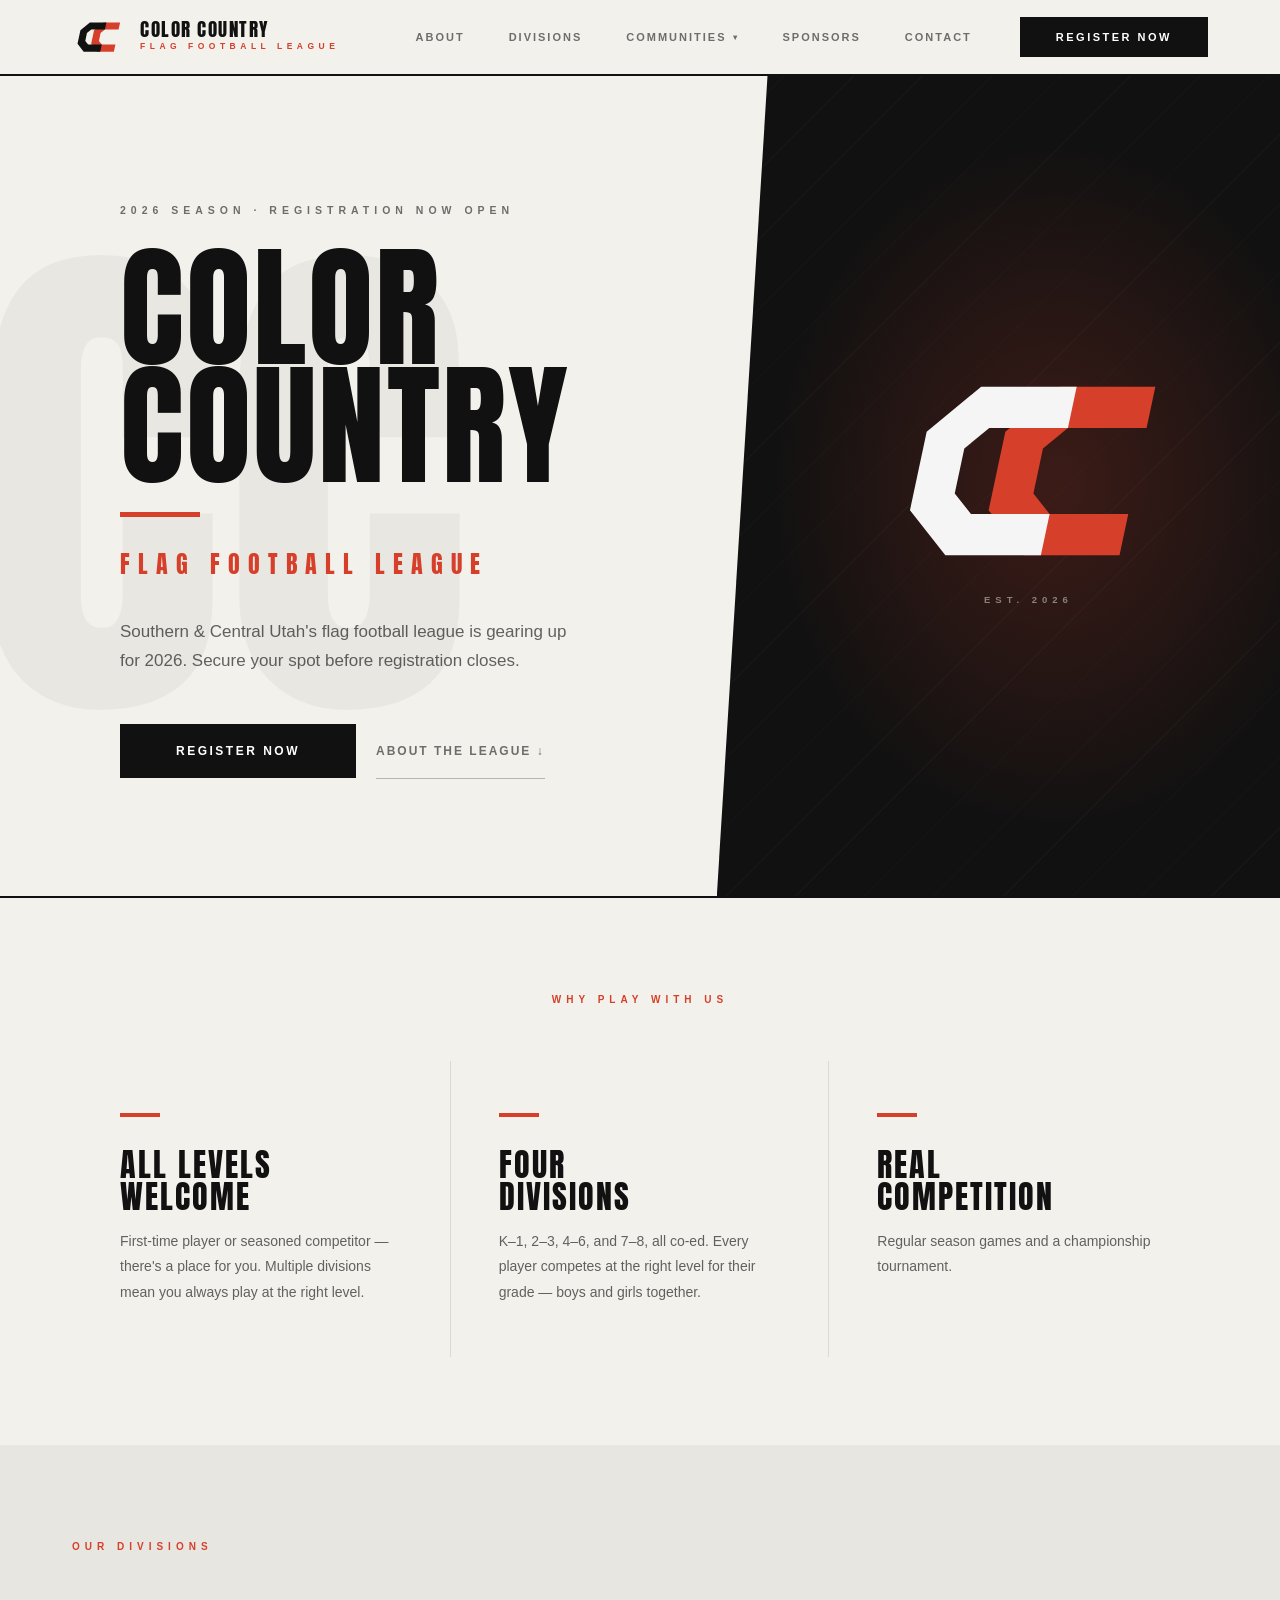
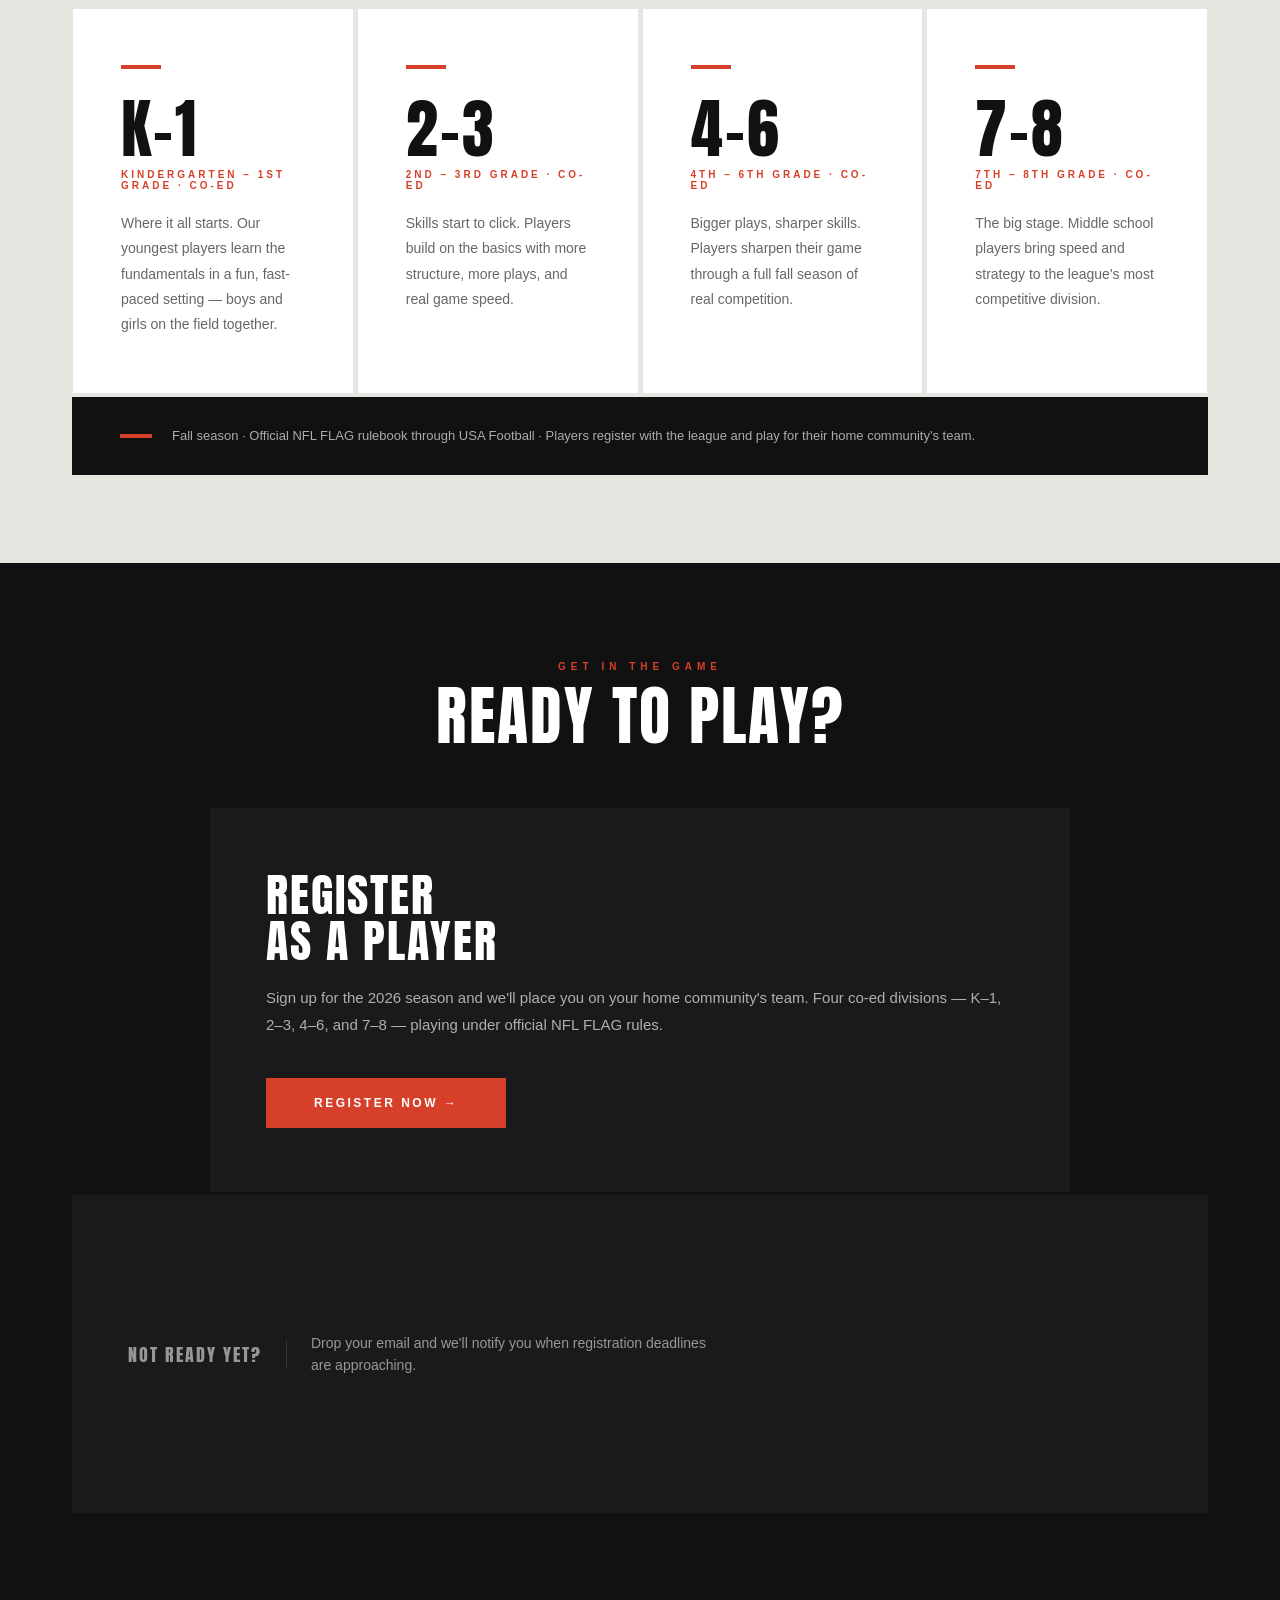
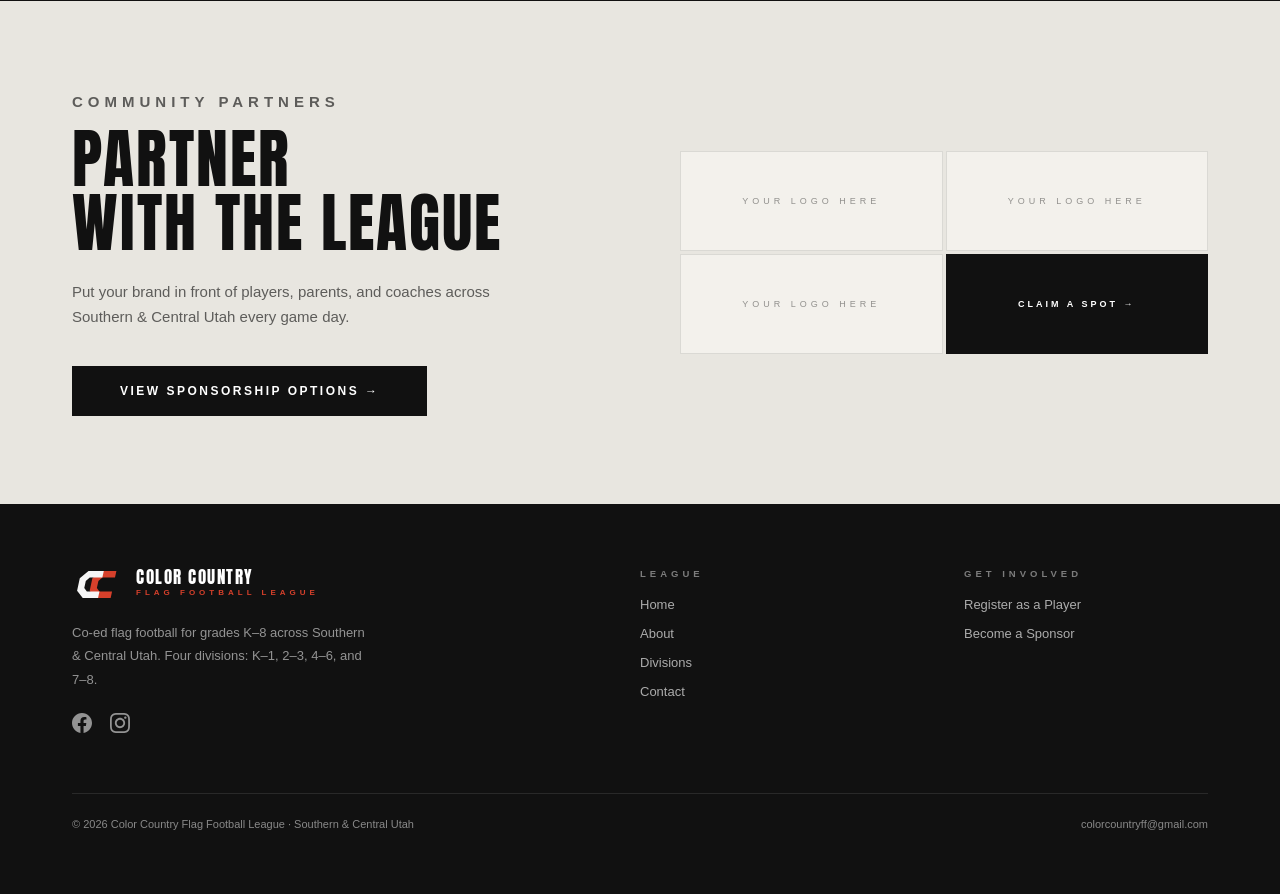
<file: index.html>
<!DOCTYPE html>
<html lang="en">
<head>
<meta charset="utf-8">
<meta name="viewport" content="width=device-width, initial-scale=1">
<title>Color Country Flag Football League | Youth Flag Football in Southern &amp; Central Utah</title>
<meta name="description" content="Color Country Flag Football League — co-ed youth flag football for grades K–8 across Southern &amp; Central Utah. Four divisions: K–1, 2–3, 4–6, and 7–8. Registration for the 2026 season is now open.">
<meta property="og:type" content="website">
<meta property="og:site_name" content="Color Country Flag Football League">
<meta property="og:title" content="Color Country Flag Football League">
<meta property="og:description" content="Co-ed youth flag football for grades K–8 across Southern &amp; Central Utah. Registration for the 2026 season is now open.">
<meta property="og:image" content="https://lanemecham-ai.github.io/color-country-flag-football/favicon-512.png">
<link rel="icon" href="favicon.ico" sizes="48x48">
<link rel="icon" href="favicon.svg" type="image/svg+xml">
<link rel="apple-touch-icon" href="apple-touch-icon.png">
<link rel="preconnect" href="https://fonts.googleapis.com">
<link rel="preconnect" href="https://fonts.gstatic.com" crossorigin>
<link href="https://fonts.googleapis.com/css2?family=Anton&display=swap" rel="stylesheet">
<link rel="stylesheet" href="styles.css">
</head>
<body>

<a class="skip-link" href="#main">Skip to main content</a>

<header class="site-nav">
  <a class="brand" href="index.html" aria-label="Color Country Flag Football League — home">
    <svg class="brand-mark" viewBox="0 0 320 220" aria-hidden="true" focusable="false"><g transform="translate(62 20) skewX(-12)"><path transform="translate(84 0)" fill="#D6402B" d="M150 0 H48 L0 48 V132 L48 180 H150 V136 H66 L44 114 V66 L66 44 H150 Z"/><path fill="#111" d="M150 0 H48 L0 48 V132 L48 180 H150 V136 H66 L44 114 V66 L66 44 H150 Z"/></g></svg>
    <div>
      <div class="brand-name">Color Country</div>
      <div class="brand-tag">Flag Football League</div>
    </div>
  </a>
  <div class="nav-spacer"></div>
  <button class="nav-toggle" aria-expanded="false" aria-controls="site-menu">
    <span class="visually-hidden">Menu</span>
    <span class="nav-toggle-bars" aria-hidden="true"></span>
  </button>
  <nav id="site-menu" class="nav-menu" aria-label="Main">
    <a href="#about">About</a>
    <a href="#divisions">Divisions</a>
    <div class="nav-drop">
      <button class="nav-drop-toggle" type="button" aria-expanded="false" aria-controls="communities-menu">Communities <span class="nav-drop-caret" aria-hidden="true">▾</span></button>
      <div class="nav-drop-menu" id="communities-menu">
        <a href="wayne.html">Wayne</a>
        <a href="piute.html">Piute</a>
        <a href="milford.html">Milford</a>
        <a href="escalante.html">Escalante</a>
        <a href="bryce-valley.html">Bryce Valley</a>
        <a href="valley.html">Valley</a>
        <a href="panguitch.html">Panguitch</a>
        <a href="water-canyon.html">Water Canyon</a>
      </div>
    </div>
    <a href="sponsors.html">Sponsors</a>
    <a href="contact.html">Contact</a>
    <a class="btn btn-dark" href="register.html">Register Now</a>
  </nav>
</header>

<main id="main">

  <!-- HERO -->
  <section class="hero">
    <div class="hero-copy">
      <div class="hero-watermark" aria-hidden="true">CC</div>
      <div class="hero-inner">
        <p class="hero-eyebrow">2026 Season · Registration Now Open</p>
        <h1 class="display hero-title">Color<br>Country</h1>
        <div class="hero-rule" aria-hidden="true"></div>
        <p class="hero-sub">Flag Football League</p>
        <p class="hero-lede">Southern &amp; Central Utah's flag football league is gearing up for 2026. Secure your spot before registration closes.</p>
        <div class="hero-actions">
          <a class="btn btn-dark" href="register.html">Register Now</a>
          <a class="hero-secondary" href="#about">About the League ↓</a>
        </div>
      </div>
    </div>
    <div class="hero-panel" aria-hidden="true">
      <div class="hero-panel-lines"></div>
      <div class="hero-panel-glow"></div>
      <div class="hero-panel-inner">
        <svg width="300" height="206" viewBox="0 0 320 220"><g transform="translate(62 20) skewX(-12)"><path transform="translate(84 0)" fill="#D6402B" d="M150 0 H48 L0 48 V132 L48 180 H150 V136 H66 L44 114 V66 L66 44 H150 Z"/><path fill="#F5F5F5" d="M150 0 H48 L0 48 V132 L48 180 H150 V136 H66 L44 114 V66 L66 44 H150 Z"/></g></svg>
        <div class="hero-panel-est">Est. 2026</div>
      </div>
    </div>
  </section>

  <!-- WHY JOIN / ABOUT -->
  <section id="about" class="section section-cream section-rule">
    <h2 class="kicker section-label center">Why Play With Us</h2>
    <div class="feature-grid">
      <div class="feature">
        <div class="accent-bar" aria-hidden="true"></div>
        <h3>All Levels<br>Welcome</h3>
        <p>First-time player or seasoned competitor — there's a place for you. Multiple divisions mean you always play at the right level.</p>
      </div>
      <div class="feature">
        <div class="accent-bar" aria-hidden="true"></div>
        <h3>Four<br>Divisions</h3>
        <p>K–1, 2–3, 4–6, and 7–8, all co-ed. Every player competes at the right level for their grade — boys and girls together.</p>
      </div>
      <div class="feature">
        <div class="accent-bar" aria-hidden="true"></div>
        <h3>Real<br>Competition</h3>
        <p>Regular season games and a championship tournament.</p>
      </div>
    </div>
  </section>

  <!-- DIVISIONS -->
  <section id="divisions" class="section section-band">
    <h2 class="kicker section-label">Our Divisions</h2>
    <div class="division-grid">
      <div class="division-card">
        <div class="accent-bar" aria-hidden="true"></div>
        <h3 class="division-grade">K–1</h3>
        <div class="division-meta">Kindergarten – 1st Grade · Co-Ed</div>
        <p>Where it all starts. Our youngest players learn the fundamentals in a fun, fast-paced setting — boys and girls on the field together.</p>
      </div>
      <div class="division-card">
        <div class="accent-bar" aria-hidden="true"></div>
        <h3 class="division-grade">2–3</h3>
        <div class="division-meta">2nd – 3rd Grade · Co-Ed</div>
        <p>Skills start to click. Players build on the basics with more structure, more plays, and real game speed.</p>
      </div>
      <div class="division-card">
        <div class="accent-bar" aria-hidden="true"></div>
        <h3 class="division-grade">4–6</h3>
        <div class="division-meta">4th – 6th Grade · Co-Ed</div>
        <p>Bigger plays, sharper skills. Players sharpen their game through a full fall season of real competition.</p>
      </div>
      <div class="division-card">
        <div class="accent-bar" aria-hidden="true"></div>
        <h3 class="division-grade">7–8</h3>
        <div class="division-meta">7th – 8th Grade · Co-Ed</div>
        <p>The big stage. Middle school players bring speed and strategy to the league's most competitive division.</p>
      </div>
    </div>
    <div class="division-note">
      <div class="accent-bar" aria-hidden="true"></div>
      <span>Fall season · Official NFL FLAG rulebook through USA Football · Players register with the league and play for their home community's team.</span>
    </div>
  </section>

  <!-- REGISTRATION PATHS -->
  <section class="section section-dark">
    <p class="kicker section-kicker-center" style="text-align:center">Get In The Game</p>
    <h2 class="display section-title-dark">Ready To Play?</h2>
    <div class="option-single">
      <div class="option-card">
        <h3>Register<br>as a Player</h3>
        <p>Sign up for the 2026 season and we'll place you on your home community's team. Four co-ed divisions — K–1, 2–3, 4–6, and 7–8 — playing under official NFL FLAG rules.</p>
        <a class="btn btn-red" href="register.html">Register Now →</a>
      </div>
    </div>
    <div class="notify-bar">
      <div class="notify-title">Not ready yet?</div>
      <div class="notify-divider" aria-hidden="true"></div>
      <div class="notify-copy">Drop your email and we'll notify you when registration deadlines are approaching.</div>
      <div class="notify-form-wrap">
        <!-- SITE OWNER: Embedded JotForm "Stay Updated" form (ID 261872411626154).
             To point at a different JotForm, replace the ID in the iframe id/src and in the
             jotformEmbedHandler call at the bottom of this file. -->
        <iframe
          id="JotFormIFrame-261872411626154"
          title="Stay Updated email signup form"
          src="https://form.jotform.com/261872411626154"
          allow="geolocation; microphone; camera; fullscreen; payment"
          frameborder="0"
          style="min-width:100%;max-width:100%;height:250px;border:none;"
          scrolling="no"
        ></iframe>
      </div>
    </div>
  </section>

  <!-- SPONSORS TEASER -->
  <section class="section section-band">
    <div class="teaser">
      <div class="teaser-copy">
        <p class="kicker">Community Partners</p>
        <h2 class="display teaser-title">Partner<br>With the League</h2>
        <p>Put your brand in front of players, parents, and coaches across Southern &amp; Central Utah every game day.</p>
        <a class="btn btn-dark" href="sponsors.html">View Sponsorship Options →</a>
      </div>
      <div class="teaser-slots">
        <div class="teaser-slot"><span>Your Logo Here</span></div>
        <div class="teaser-slot"><span>Your Logo Here</span></div>
        <div class="teaser-slot"><span>Your Logo Here</span></div>
        <div class="teaser-slot teaser-slot-dark"><a href="sponsors.html">Claim a Spot →</a></div>
      </div>
    </div>
  </section>

</main>

<!-- FOOTER -->
<footer class="site-footer">
  <div class="footer-cols">
    <div class="footer-brand">
      <div class="footer-brand-row">
        <svg class="footer-brand-mark" viewBox="0 0 320 220" aria-hidden="true" focusable="false"><g transform="translate(62 20) skewX(-12)"><path transform="translate(84 0)" fill="#D6402B" d="M150 0 H48 L0 48 V132 L48 180 H150 V136 H66 L44 114 V66 L66 44 H150 Z"/><path fill="#F5F5F5" d="M150 0 H48 L0 48 V132 L48 180 H150 V136 H66 L44 114 V66 L66 44 H150 Z"/></g></svg>
        <div>
          <div class="footer-brand-name">Color Country</div>
          <div class="footer-brand-tag">Flag Football League</div>
        </div>
      </div>
      <p>Co-ed flag football for grades K–8 across Southern &amp; Central Utah. Four divisions: K–1, 2–3, 4–6, and 7–8.</p>
      <div class="footer-social">
        <a href="https://www.facebook.com/profile.php?id=61591406416175" target="_blank" rel="noopener" aria-label="Color Country Flag Football on Facebook">
          <svg viewBox="0 0 24 24" aria-hidden="true" focusable="false"><path d="M24 12.073c0-6.627-5.373-12-12-12s-12 5.373-12 12c0 5.99 4.388 10.954 10.125 11.854v-8.385H7.078v-3.47h3.047V9.43c0-3.007 1.792-4.669 4.533-4.669 1.312 0 2.686.235 2.686.235v2.953H15.83c-1.491 0-1.956.925-1.956 1.874v2.25h3.328l-.532 3.47h-2.796v8.385C19.612 23.027 24 18.062 24 12.073z"/></svg>
        </a>
        <a href="https://www.instagram.com/colorcountryff/" target="_blank" rel="noopener" aria-label="Color Country Flag Football on Instagram (@colorcountryff)">
          <svg viewBox="0 0 24 24" aria-hidden="true" focusable="false"><path d="M12 0C8.74 0 8.333.015 7.053.072 5.775.132 4.905.333 4.14.63c-.789.306-1.459.717-2.126 1.384S.935 3.35.63 4.14C.333 4.905.131 5.775.072 7.053.012 8.333 0 8.74 0 12s.015 3.667.072 4.947c.06 1.277.261 2.148.558 2.913.306.788.717 1.459 1.384 2.126.667.666 1.336 1.079 2.126 1.384.766.296 1.636.499 2.913.558C8.333 23.988 8.74 24 12 24s3.667-.015 4.947-.072c1.277-.06 2.148-.262 2.913-.558.788-.306 1.459-.718 2.126-1.384.666-.667 1.079-1.335 1.384-2.126.296-.765.499-1.636.558-2.913.06-1.28.072-1.687.072-4.947s-.015-3.667-.072-4.947c-.06-1.277-.262-2.149-.558-2.913-.306-.789-.718-1.459-1.384-2.126C21.319 1.347 20.651.935 19.86.63c-.765-.297-1.636-.499-2.913-.558C15.667.012 15.26 0 12 0zm0 2.16c3.203 0 3.585.016 4.85.071 1.17.055 1.805.249 2.227.415.562.217.96.477 1.382.896.419.42.679.819.896 1.381.164.422.36 1.057.413 2.227.057 1.266.07 1.646.07 4.85s-.015 3.585-.074 4.85c-.061 1.17-.256 1.805-.421 2.227-.224.562-.479.96-.899 1.382-.419.419-.824.679-1.38.896-.42.164-1.065.36-2.235.413-1.274.057-1.649.07-4.859.07-3.211 0-3.586-.015-4.859-.074-1.171-.061-1.816-.256-2.236-.421-.569-.224-.96-.479-1.379-.899-.421-.419-.69-.824-.9-1.38-.165-.42-.359-1.065-.42-2.235-.045-1.26-.061-1.649-.061-4.844 0-3.196.016-3.586.061-4.861.061-1.17.255-1.814.42-2.234.21-.57.479-.96.9-1.381.419-.419.81-.689 1.379-.898.42-.166 1.051-.361 2.221-.421 1.275-.045 1.65-.06 4.859-.06l.045.03zm0 3.678c-3.405 0-6.162 2.76-6.162 6.162 0 3.405 2.76 6.162 6.162 6.162 3.405 0 6.162-2.76 6.162-6.162 0-3.405-2.76-6.162-6.162-6.162zM12 16c-2.21 0-4-1.79-4-4s1.79-4 4-4 4 1.79 4 4-1.79 4-4 4zm7.846-10.405c0 .795-.646 1.44-1.44 1.44-.795 0-1.44-.646-1.44-1.44 0-.794.646-1.439 1.44-1.439.793-.001 1.44.645 1.44 1.439z"/></svg>
        </a>
      </div>
    </div>
    <nav class="footer-col" aria-label="League">
      <div class="footer-col-title">League</div>
      <a href="index.html">Home</a>
      <a href="index.html#about">About</a>
      <a href="index.html#divisions">Divisions</a>
      <a href="contact.html">Contact</a>
    </nav>
    <nav class="footer-col" aria-label="Get involved">
      <div class="footer-col-title">Get Involved</div>
      <a href="register.html">Register as a Player</a>
      <a href="sponsors.html">Become a Sponsor</a>
    </nav>
  </div>
  <div class="footer-bottom">
    <p>© 2026 Color Country Flag Football League · Southern &amp; Central Utah</p>
    <a href="mailto:colorcountryff@gmail.com">colorcountryff@gmail.com</a>
  </div>
</footer>

<script src="main.js"></script>
<script src="https://cdn.jotform.com/s/umd/latest/for-form-embed-handler.js"></script>
<script>
  if (window.jotformEmbedHandler) {
    window.jotformEmbedHandler("iframe[id='JotFormIFrame-261872411626154']", "https://form.jotform.com/");
  }
</script>
</body>
</html>
</file>
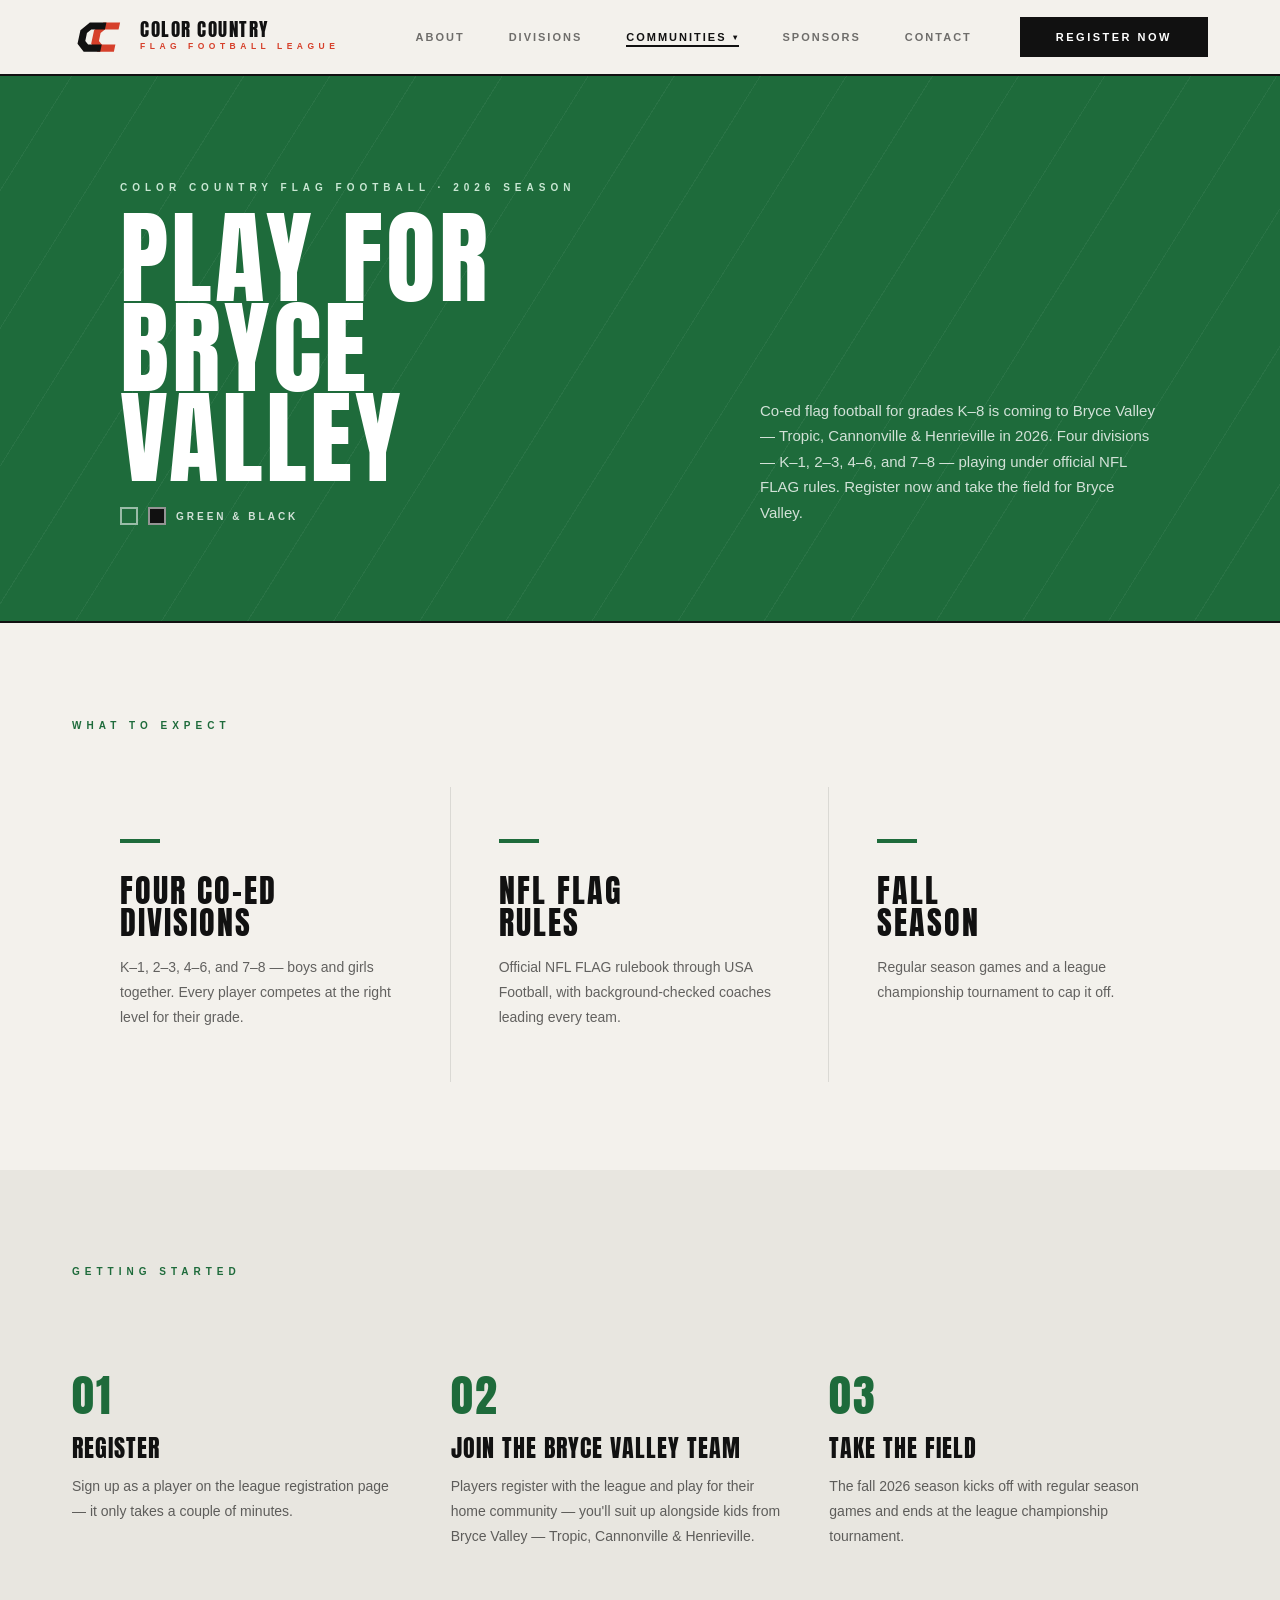
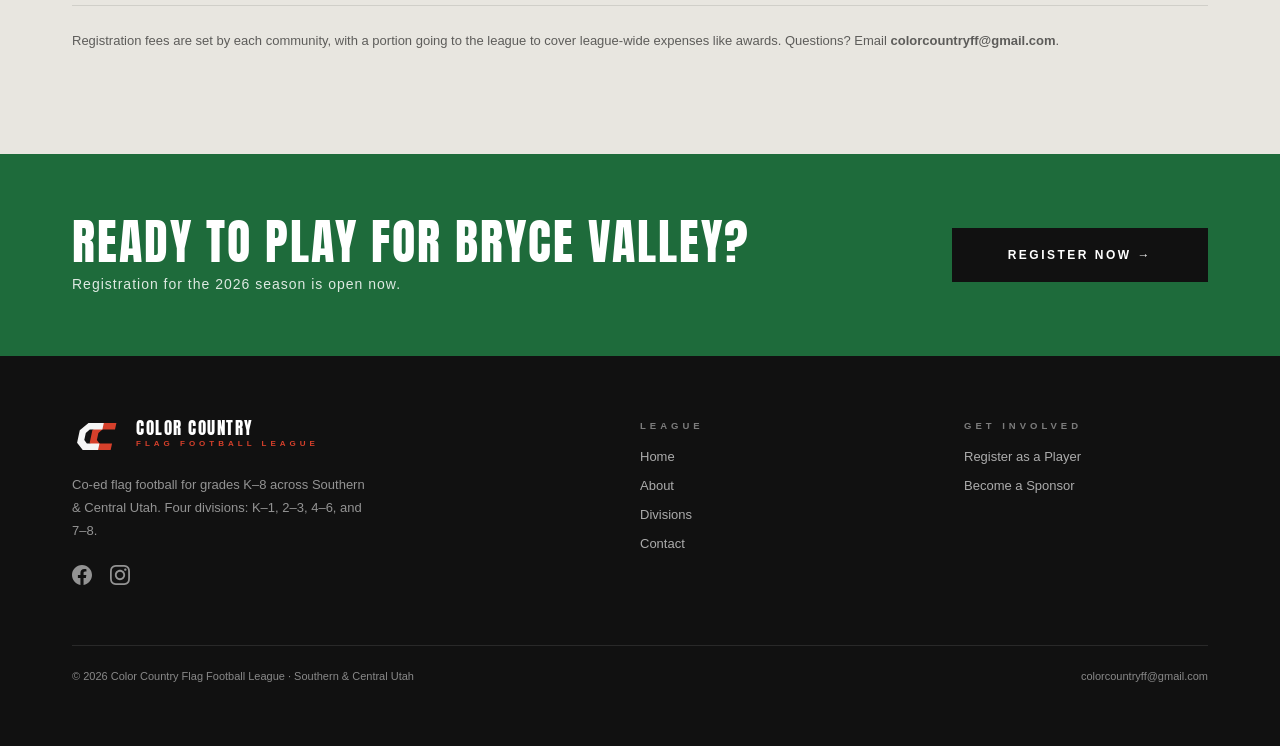
<file: bryce-valley.html>
<!DOCTYPE html>
<html lang="en">
<head>
<meta charset="utf-8">
<meta name="viewport" content="width=device-width, initial-scale=1">
<title>Flag Football in Bryce Valley | Color Country Flag Football League</title>
<meta name="description" content="Co-ed youth flag football is coming to Bryce Valley — Tropic, Cannonville & Henrieville in 2026. Four divisions — K–1, 2–3, 4–6, and 7–8 — playing under official NFL FLAG rules. Register now and play for Bryce Valley.">
<meta property="og:type" content="website">
<meta property="og:site_name" content="Color Country Flag Football League">
<meta property="og:title" content="Flag Football in Bryce Valley — Color Country Flag Football League">
<meta property="og:description" content="Co-ed flag football for grades K–8 is coming to Bryce Valley — Tropic, Cannonville & Henrieville in 2026. Register now and play for Bryce Valley.">
<meta property="og:image" content="https://lanemecham-ai.github.io/color-country-flag-football/favicon-512.png">
<link rel="icon" href="favicon.ico" sizes="48x48">
<link rel="icon" href="favicon.svg" type="image/svg+xml">
<link rel="apple-touch-icon" href="apple-touch-icon.png">
<link rel="preconnect" href="https://fonts.googleapis.com">
<link rel="preconnect" href="https://fonts.gstatic.com" crossorigin>
<link href="https://fonts.googleapis.com/css2?family=Anton&display=swap" rel="stylesheet">
<link rel="stylesheet" href="styles.css">
</head>
<body class="community-page" style="--cc1:#1E6B3B; --cc2:#1E6B3B; --cc-ink:#fff; --cc-muted:rgba(255,255,255,.8); --cc-kicker:#C9E7D3; --cc-lines:rgba(255,255,255,.05); --cc-step:#1E6B3B; --cc-cta:#1E6B3B; --cc-cta-text:#fff; --cc-cta-sub:rgba(255,255,255,.85); --cc-btn-bg:#111; --cc-btn-text:#fff">

<a class="skip-link" href="#main">Skip to main content</a>

<header class="site-nav">
  <a class="brand" href="index.html" aria-label="Color Country Flag Football League — home">
    <svg class="brand-mark" viewBox="0 0 320 220" aria-hidden="true" focusable="false"><g transform="translate(62 20) skewX(-12)"><path transform="translate(84 0)" fill="#D6402B" d="M150 0 H48 L0 48 V132 L48 180 H150 V136 H66 L44 114 V66 L66 44 H150 Z"/><path fill="#111" d="M150 0 H48 L0 48 V132 L48 180 H150 V136 H66 L44 114 V66 L66 44 H150 Z"/></g></svg>
    <div>
      <div class="brand-name">Color Country</div>
      <div class="brand-tag">Flag Football League</div>
    </div>
  </a>
  <div class="nav-spacer"></div>
  <button class="nav-toggle" aria-expanded="false" aria-controls="site-menu">
    <span class="visually-hidden">Menu</span>
    <span class="nav-toggle-bars" aria-hidden="true"></span>
  </button>
  <nav id="site-menu" class="nav-menu" aria-label="Main">
    <a href="index.html#about">About</a>
    <a href="index.html#divisions">Divisions</a>
    <div class="nav-drop active-page">
      <button class="nav-drop-toggle" type="button" aria-expanded="false" aria-controls="communities-menu">Communities <span class="nav-drop-caret" aria-hidden="true">▾</span></button>
      <div class="nav-drop-menu" id="communities-menu">
        <a href="wayne.html">Wayne</a>
        <a href="piute.html">Piute</a>
        <a href="milford.html">Milford</a>
        <a href="escalante.html">Escalante</a>
        <a href="bryce-valley.html" class="active" aria-current="page">Bryce Valley</a>
        <a href="valley.html">Valley</a>
        <a href="panguitch.html">Panguitch</a>
        <a href="water-canyon.html">Water Canyon</a>
      </div>
    </div>
    <a href="sponsors.html">Sponsors</a>
    <a href="contact.html">Contact</a>
    <a class="btn btn-dark" href="register.html">Register Now</a>
  </nav>
</header>

<main id="main">

  <!-- PAGE HEADER -->
  <section class="page-header community-header">
    <div class="page-header-lines" aria-hidden="true"></div>
    <div class="page-header-main">
      <p class="kicker">Color Country Flag Football · 2026 Season</p>
      <h1 class="display">Play for<br>Bryce<br>Valley</h1>
      <div class="community-swatches" aria-hidden="true">
        <span class="community-swatch" style="background:#1E6B3B"></span>
        <span class="community-swatch" style="background:#111111"></span>
        <span class="community-swatch-label">Green & Black</span>
      </div>
    </div>
    <div class="page-header-aside">
      <p>Co-ed flag football for grades K–8 is coming to Bryce Valley — Tropic, Cannonville & Henrieville in 2026. Four divisions — K–1, 2–3, 4–6, and 7–8 — playing under official NFL FLAG rules. Register now and take the field for Bryce Valley.</p>
    </div>
  </section>

  <!-- WHAT TO EXPECT -->
  <section class="section section-cream">
    <h2 class="kicker section-label">What to Expect</h2>
    <div class="feature-grid">
      <div class="feature">
        <div class="accent-bar" aria-hidden="true"></div>
        <h3>Four Co-Ed<br>Divisions</h3>
        <p>K–1, 2–3, 4–6, and 7–8 — boys and girls together. Every player competes at the right level for their grade.</p>
      </div>
      <div class="feature">
        <div class="accent-bar" aria-hidden="true"></div>
        <h3>NFL FLAG<br>Rules</h3>
        <p>Official NFL FLAG rulebook through USA Football, with background-checked coaches leading every team.</p>
      </div>
      <div class="feature">
        <div class="accent-bar" aria-hidden="true"></div>
        <h3>Fall<br>Season</h3>
        <p>Regular season games and a league championship tournament to cap it off.</p>
      </div>
    </div>
  </section>

  <!-- HOW IT WORKS -->
  <section class="section section-band">
    <h2 class="kicker section-label">Getting Started</h2>
    <div class="steps-grid">
      <div class="step">
        <div class="step-num" aria-hidden="true">01</div>
        <h3>Register</h3>
        <p>Sign up as a player on the league registration page — it only takes a couple of minutes.</p>
      </div>
      <div class="step">
        <div class="step-num" aria-hidden="true">02</div>
        <h3>Join the Bryce Valley Team</h3>
        <p>Players register with the league and play for their home community — you'll suit up alongside kids from Bryce Valley — Tropic, Cannonville & Henrieville.</p>
      </div>
      <div class="step">
        <div class="step-num" aria-hidden="true">03</div>
        <h3>Take the Field</h3>
        <p>The fall 2026 season kicks off with regular season games and ends at the league championship tournament.</p>
      </div>
    </div>
    <p class="steps-note">Registration fees are set by each community, with a portion going to the league to cover league-wide expenses like awards. Questions? Email <a href="mailto:colorcountryff@gmail.com" style="font-weight:bold">colorcountryff@gmail.com</a>.</p>
  </section>

  <!-- CTA BANNER -->
  <section class="cta-banner">
    <div>
      <div class="cta-banner-title">Ready to Play for Bryce Valley?</div>
      <div class="cta-banner-sub">Registration for the 2026 season is open now.</div>
    </div>
    <a class="btn" href="register.html">Register Now →</a>
  </section>

</main>

<!-- FOOTER -->
<footer class="site-footer">
  <div class="footer-cols">
    <div class="footer-brand">
      <div class="footer-brand-row">
        <svg class="footer-brand-mark" viewBox="0 0 320 220" aria-hidden="true" focusable="false"><g transform="translate(62 20) skewX(-12)"><path transform="translate(84 0)" fill="#D6402B" d="M150 0 H48 L0 48 V132 L48 180 H150 V136 H66 L44 114 V66 L66 44 H150 Z"/><path fill="#F5F5F5" d="M150 0 H48 L0 48 V132 L48 180 H150 V136 H66 L44 114 V66 L66 44 H150 Z"/></g></svg>
        <div>
          <div class="footer-brand-name">Color Country</div>
          <div class="footer-brand-tag">Flag Football League</div>
        </div>
      </div>
      <p>Co-ed flag football for grades K–8 across Southern &amp; Central Utah. Four divisions: K–1, 2–3, 4–6, and 7–8.</p>
      <div class="footer-social">
        <a href="https://www.facebook.com/profile.php?id=61591406416175" target="_blank" rel="noopener" aria-label="Color Country Flag Football on Facebook">
          <svg viewBox="0 0 24 24" aria-hidden="true" focusable="false"><path d="M24 12.073c0-6.627-5.373-12-12-12s-12 5.373-12 12c0 5.99 4.388 10.954 10.125 11.854v-8.385H7.078v-3.47h3.047V9.43c0-3.007 1.792-4.669 4.533-4.669 1.312 0 2.686.235 2.686.235v2.953H15.83c-1.491 0-1.956.925-1.956 1.874v2.25h3.328l-.532 3.47h-2.796v8.385C19.612 23.027 24 18.062 24 12.073z"/></svg>
        </a>
        <a href="https://www.instagram.com/colorcountryff/" target="_blank" rel="noopener" aria-label="Color Country Flag Football on Instagram (@colorcountryff)">
          <svg viewBox="0 0 24 24" aria-hidden="true" focusable="false"><path d="M12 0C8.74 0 8.333.015 7.053.072 5.775.132 4.905.333 4.14.63c-.789.306-1.459.717-2.126 1.384S.935 3.35.63 4.14C.333 4.905.131 5.775.072 7.053.012 8.333 0 8.74 0 12s.015 3.667.072 4.947c.06 1.277.261 2.148.558 2.913.306.788.717 1.459 1.384 2.126.667.666 1.336 1.079 2.126 1.384.766.296 1.636.499 2.913.558C8.333 23.988 8.74 24 12 24s3.667-.015 4.947-.072c1.277-.06 2.148-.262 2.913-.558.788-.306 1.459-.718 2.126-1.384.666-.667 1.079-1.335 1.384-2.126.296-.765.499-1.636.558-2.913.06-1.28.072-1.687.072-4.947s-.015-3.667-.072-4.947c-.06-1.277-.262-2.149-.558-2.913-.306-.789-.718-1.459-1.384-2.126C21.319 1.347 20.651.935 19.86.63c-.765-.297-1.636-.499-2.913-.558C15.667.012 15.26 0 12 0zm0 2.16c3.203 0 3.585.016 4.85.071 1.17.055 1.805.249 2.227.415.562.217.96.477 1.382.896.419.42.679.819.896 1.381.164.422.36 1.057.413 2.227.057 1.266.07 1.646.07 4.85s-.015 3.585-.074 4.85c-.061 1.17-.256 1.805-.421 2.227-.224.562-.479.96-.899 1.382-.419.419-.824.679-1.38.896-.42.164-1.065.36-2.235.413-1.274.057-1.649.07-4.859.07-3.211 0-3.586-.015-4.859-.074-1.171-.061-1.816-.256-2.236-.421-.569-.224-.96-.479-1.379-.899-.421-.419-.69-.824-.9-1.38-.165-.42-.359-1.065-.42-2.235-.045-1.26-.061-1.649-.061-4.844 0-3.196.016-3.586.061-4.861.061-1.17.255-1.814.42-2.234.21-.57.479-.96.9-1.381.419-.419.81-.689 1.379-.898.42-.166 1.051-.361 2.221-.421 1.275-.045 1.65-.06 4.859-.06l.045.03zm0 3.678c-3.405 0-6.162 2.76-6.162 6.162 0 3.405 2.76 6.162 6.162 6.162 3.405 0 6.162-2.76 6.162-6.162 0-3.405-2.76-6.162-6.162-6.162zM12 16c-2.21 0-4-1.79-4-4s1.79-4 4-4 4 1.79 4 4-1.79 4-4 4zm7.846-10.405c0 .795-.646 1.44-1.44 1.44-.795 0-1.44-.646-1.44-1.44 0-.794.646-1.439 1.44-1.439.793-.001 1.44.645 1.44 1.439z"/></svg>
        </a>
      </div>
    </div>
    <nav class="footer-col" aria-label="League">
      <div class="footer-col-title">League</div>
      <a href="index.html">Home</a>
      <a href="index.html#about">About</a>
      <a href="index.html#divisions">Divisions</a>
      <a href="contact.html">Contact</a>
    </nav>
    <nav class="footer-col" aria-label="Get involved">
      <div class="footer-col-title">Get Involved</div>
      <a href="register.html">Register as a Player</a>
      <a href="sponsors.html">Become a Sponsor</a>
    </nav>
  </div>
  <div class="footer-bottom">
    <p>© 2026 Color Country Flag Football League · Southern &amp; Central Utah</p>
    <a href="mailto:colorcountryff@gmail.com">colorcountryff@gmail.com</a>
  </div>
</footer>

<script src="main.js"></script>
</body>
</html>
</file>
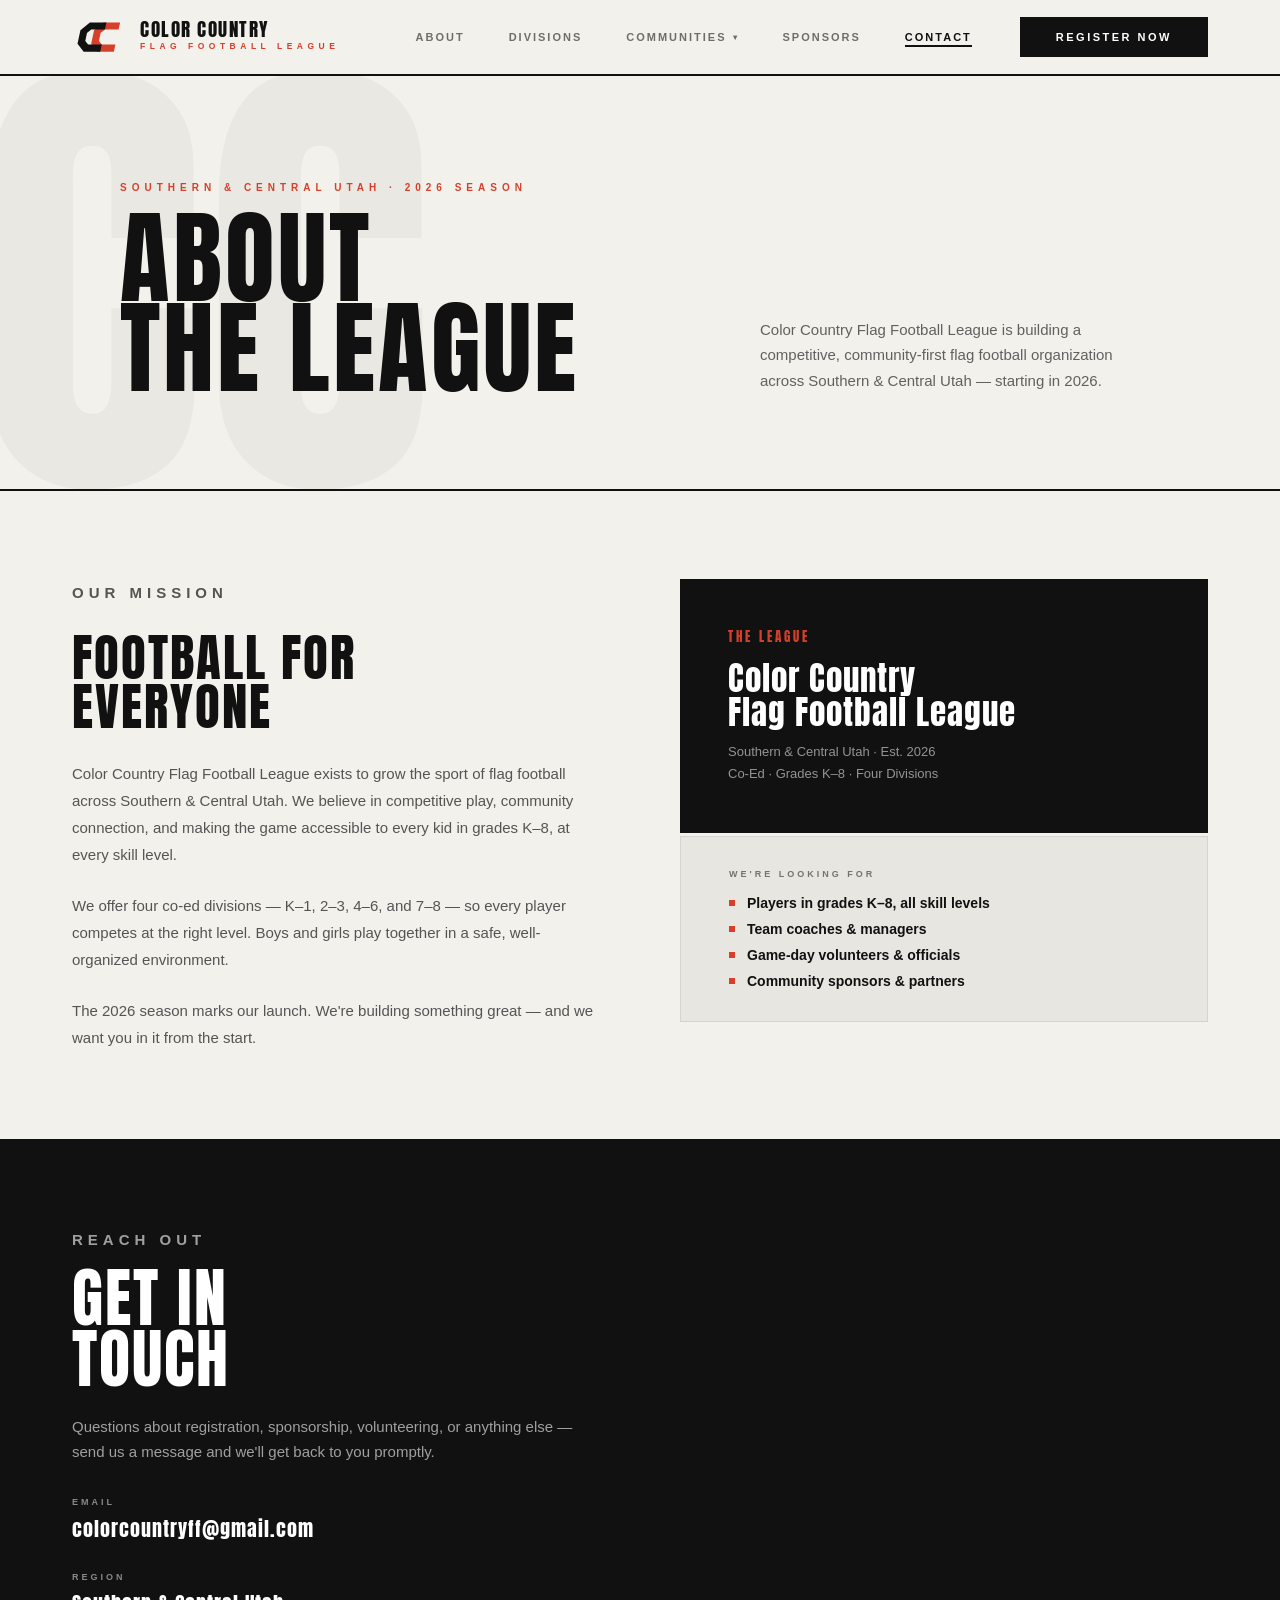
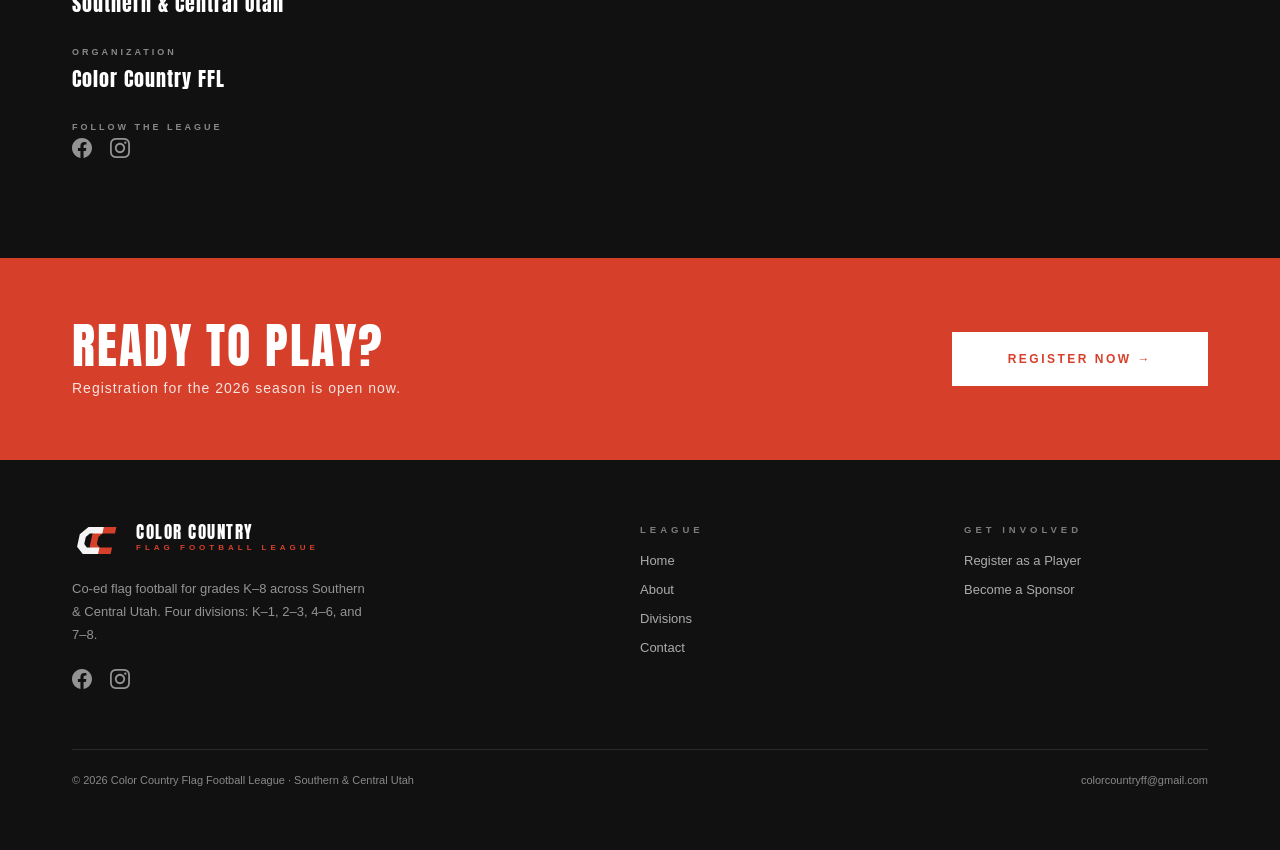
<file: contact.html>
<!DOCTYPE html>
<html lang="en">
<head>
<meta charset="utf-8">
<meta name="viewport" content="width=device-width, initial-scale=1">
<title>About &amp; Contact | Color Country Flag Football League</title>
<meta name="description" content="Learn about Color Country Flag Football League — co-ed youth flag football for grades K–8 in Southern &amp; Central Utah, launching in 2026 — and get in touch with questions about registration, sponsorship, or volunteering.">
<meta property="og:type" content="website">
<meta property="og:site_name" content="Color Country Flag Football League">
<meta property="og:title" content="About &amp; Contact — Color Country Flag Football League">
<meta property="og:description" content="Co-ed youth flag football for grades K–8 in Southern &amp; Central Utah, launching in 2026. Questions? Reach out.">
<meta property="og:image" content="https://lanemecham-ai.github.io/color-country-flag-football/favicon-512.png">
<link rel="icon" href="favicon.ico" sizes="48x48">
<link rel="icon" href="favicon.svg" type="image/svg+xml">
<link rel="apple-touch-icon" href="apple-touch-icon.png">
<link rel="preconnect" href="https://fonts.googleapis.com">
<link rel="preconnect" href="https://fonts.gstatic.com" crossorigin>
<link href="https://fonts.googleapis.com/css2?family=Anton&display=swap" rel="stylesheet">
<link rel="stylesheet" href="styles.css">
</head>
<body>

<a class="skip-link" href="#main">Skip to main content</a>

<header class="site-nav">
  <a class="brand" href="index.html" aria-label="Color Country Flag Football League — home">
    <svg class="brand-mark" viewBox="0 0 320 220" aria-hidden="true" focusable="false"><g transform="translate(62 20) skewX(-12)"><path transform="translate(84 0)" fill="#D6402B" d="M150 0 H48 L0 48 V132 L48 180 H150 V136 H66 L44 114 V66 L66 44 H150 Z"/><path fill="#111" d="M150 0 H48 L0 48 V132 L48 180 H150 V136 H66 L44 114 V66 L66 44 H150 Z"/></g></svg>
    <div>
      <div class="brand-name">Color Country</div>
      <div class="brand-tag">Flag Football League</div>
    </div>
  </a>
  <div class="nav-spacer"></div>
  <button class="nav-toggle" aria-expanded="false" aria-controls="site-menu">
    <span class="visually-hidden">Menu</span>
    <span class="nav-toggle-bars" aria-hidden="true"></span>
  </button>
  <nav id="site-menu" class="nav-menu" aria-label="Main">
    <a href="index.html#about">About</a>
    <a href="index.html#divisions">Divisions</a>
    <div class="nav-drop">
      <button class="nav-drop-toggle" type="button" aria-expanded="false" aria-controls="communities-menu">Communities <span class="nav-drop-caret" aria-hidden="true">▾</span></button>
      <div class="nav-drop-menu" id="communities-menu">
        <a href="wayne.html">Wayne</a>
        <a href="piute.html">Piute</a>
        <a href="milford.html">Milford</a>
        <a href="escalante.html">Escalante</a>
        <a href="bryce-valley.html">Bryce Valley</a>
        <a href="valley.html">Valley</a>
        <a href="panguitch.html">Panguitch</a>
        <a href="water-canyon.html">Water Canyon</a>
      </div>
    </div>
    <a href="sponsors.html">Sponsors</a>
    <a href="contact.html" class="active" aria-current="page">Contact</a>
    <a class="btn btn-dark" href="register.html">Register Now</a>
  </nav>
</header>

<main id="main">

  <!-- PAGE HEADER -->
  <section class="page-header page-header-cream">
    <div class="page-header-watermark" aria-hidden="true">CC</div>
    <div class="page-header-main">
      <p class="kicker">Southern &amp; Central Utah · 2026 Season</p>
      <h1 class="display">About<br>the League</h1>
    </div>
    <div class="page-header-aside">
      <p>Color Country Flag Football League is building a competitive, community-first flag football organization across Southern &amp; Central Utah — starting in 2026.</p>
    </div>
  </section>

  <!-- ABOUT -->
  <section class="section section-cream">
    <div class="split">
      <div class="about-copy">
        <p class="kicker">Our Mission</p>
        <h2 class="display about-title">Football For<br>Everyone</h2>
        <p>Color Country Flag Football League exists to grow the sport of flag football across Southern &amp; Central Utah. We believe in competitive play, community connection, and making the game accessible to every kid in grades K–8, at every skill level.</p>
        <p>We offer four co-ed divisions — K–1, 2–3, 4–6, and 7–8 — so every player competes at the right level. Boys and girls play together in a safe, well-organized environment.</p>
        <p>The 2026 season marks our launch. We're building something great — and we want you in it from the start.</p>
      </div>
      <div class="about-cards">
        <div class="about-card-dark">
          <div class="about-card-dark-label">The League</div>
          <div class="about-card-dark-title">Color Country<br>Flag Football League</div>
          <div class="about-card-dark-meta">Southern &amp; Central Utah · Est. 2026<br>Co-Ed · Grades K–8 · Four Divisions</div>
        </div>
        <div class="about-card-band">
          <div class="about-card-band-label">We're looking for</div>
          <ul>
            <li>Players in grades K–8, all skill levels</li>
            <li>Team coaches &amp; managers</li>
            <li>Game-day volunteers &amp; officials</li>
            <li>Community sponsors &amp; partners</li>
          </ul>
        </div>
      </div>
    </div>
  </section>

  <!-- CONTACT FORM -->
  <section class="section section-dark" id="contact">
    <div class="split">
      <div class="split-intro">
        <p class="kicker">Reach Out</p>
        <h2 class="display split-title">Get in<br>Touch</h2>
        <p>Questions about registration, sponsorship, volunteering, or anything else — send us a message and we'll get back to you promptly.</p>
        <div class="contact-facts">
          <div>
            <div class="contact-fact-label">Email</div>
            <a class="contact-fact-value" href="mailto:colorcountryff@gmail.com">colorcountryff@gmail.com</a>
          </div>
          <div>
            <div class="contact-fact-label">Region</div>
            <div class="contact-fact-value">Southern &amp; Central Utah</div>
          </div>
          <div>
            <div class="contact-fact-label">Organization</div>
            <div class="contact-fact-value">Color Country FFL</div>
          </div>
          <div>
            <div class="contact-fact-label">Follow the League</div>
            <div class="footer-social contact-social">
              <a href="https://www.facebook.com/profile.php?id=61591406416175" target="_blank" rel="noopener" aria-label="Color Country Flag Football on Facebook">
                <svg viewBox="0 0 24 24" aria-hidden="true" focusable="false"><path d="M24 12.073c0-6.627-5.373-12-12-12s-12 5.373-12 12c0 5.99 4.388 10.954 10.125 11.854v-8.385H7.078v-3.47h3.047V9.43c0-3.007 1.792-4.669 4.533-4.669 1.312 0 2.686.235 2.686.235v2.953H15.83c-1.491 0-1.956.925-1.956 1.874v2.25h3.328l-.532 3.47h-2.796v8.385C19.612 23.027 24 18.062 24 12.073z"/></svg>
              </a>
              <a href="https://www.instagram.com/colorcountryff/" target="_blank" rel="noopener" aria-label="Color Country Flag Football on Instagram (@colorcountryff)">
                <svg viewBox="0 0 24 24" aria-hidden="true" focusable="false"><path d="M12 0C8.74 0 8.333.015 7.053.072 5.775.132 4.905.333 4.14.63c-.789.306-1.459.717-2.126 1.384S.935 3.35.63 4.14C.333 4.905.131 5.775.072 7.053.012 8.333 0 8.74 0 12s.015 3.667.072 4.947c.06 1.277.261 2.148.558 2.913.306.788.717 1.459 1.384 2.126.667.666 1.336 1.079 2.126 1.384.766.296 1.636.499 2.913.558C8.333 23.988 8.74 24 12 24s3.667-.015 4.947-.072c1.277-.06 2.148-.262 2.913-.558.788-.306 1.459-.718 2.126-1.384.666-.667 1.079-1.335 1.384-2.126.296-.765.499-1.636.558-2.913.06-1.28.072-1.687.072-4.947s-.015-3.667-.072-4.947c-.06-1.277-.262-2.149-.558-2.913-.306-.789-.718-1.459-1.384-2.126C21.319 1.347 20.651.935 19.86.63c-.765-.297-1.636-.499-2.913-.558C15.667.012 15.26 0 12 0zm0 2.16c3.203 0 3.585.016 4.85.071 1.17.055 1.805.249 2.227.415.562.217.96.477 1.382.896.419.42.679.819.896 1.381.164.422.36 1.057.413 2.227.057 1.266.07 1.646.07 4.85s-.015 3.585-.074 4.85c-.061 1.17-.256 1.805-.421 2.227-.224.562-.479.96-.899 1.382-.419.419-.824.679-1.38.896-.42.164-1.065.36-2.235.413-1.274.057-1.649.07-4.859.07-3.211 0-3.586-.015-4.859-.074-1.171-.061-1.816-.256-2.236-.421-.569-.224-.96-.479-1.379-.899-.421-.419-.69-.824-.9-1.38-.165-.42-.359-1.065-.42-2.235-.045-1.26-.061-1.649-.061-4.844 0-3.196.016-3.586.061-4.861.061-1.17.255-1.814.42-2.234.21-.57.479-.96.9-1.381.419-.419.81-.689 1.379-.898.42-.166 1.051-.361 2.221-.421 1.275-.045 1.65-.06 4.859-.06l.045.03zm0 3.678c-3.405 0-6.162 2.76-6.162 6.162 0 3.405 2.76 6.162 6.162 6.162 3.405 0 6.162-2.76 6.162-6.162 0-3.405-2.76-6.162-6.162-6.162zM12 16c-2.21 0-4-1.79-4-4s1.79-4 4-4 4 1.79 4 4-1.79 4-4 4zm7.846-10.405c0 .795-.646 1.44-1.44 1.44-.795 0-1.44-.646-1.44-1.44 0-.794.646-1.439 1.44-1.439.793-.001 1.44.645 1.44 1.439z"/></svg>
              </a>
            </div>
          </div>
        </div>
      </div>
      <div>
        <!-- SITE OWNER: Embedded JotForm "Contact" form (ID 261871822348160).
             To point at a different JotForm, replace the ID in the iframe id/src and in the
             jotformEmbedHandler call at the bottom of this file. -->
        <iframe
          id="JotFormIFrame-261871822348160"
          title="Contact form"
          src="https://form.jotform.com/261871822348160"
          allow="geolocation; microphone; camera; fullscreen; payment"
          frameborder="0"
          style="min-width:100%;max-width:100%;height:539px;border:none;"
          scrolling="no"
        ></iframe>
      </div>
    </div>
  </section>

  <!-- REGISTER CTA BANNER -->
  <section class="cta-banner">
    <div>
      <div class="cta-banner-title">Ready to Play?</div>
      <div class="cta-banner-sub">Registration for the 2026 season is open now.</div>
    </div>
    <a class="btn btn-white" href="register.html">Register Now →</a>
  </section>

</main>

<!-- FOOTER -->
<footer class="site-footer">
  <div class="footer-cols">
    <div class="footer-brand">
      <div class="footer-brand-row">
        <svg class="footer-brand-mark" viewBox="0 0 320 220" aria-hidden="true" focusable="false"><g transform="translate(62 20) skewX(-12)"><path transform="translate(84 0)" fill="#D6402B" d="M150 0 H48 L0 48 V132 L48 180 H150 V136 H66 L44 114 V66 L66 44 H150 Z"/><path fill="#F5F5F5" d="M150 0 H48 L0 48 V132 L48 180 H150 V136 H66 L44 114 V66 L66 44 H150 Z"/></g></svg>
        <div>
          <div class="footer-brand-name">Color Country</div>
          <div class="footer-brand-tag">Flag Football League</div>
        </div>
      </div>
      <p>Co-ed flag football for grades K–8 across Southern &amp; Central Utah. Four divisions: K–1, 2–3, 4–6, and 7–8.</p>
      <div class="footer-social">
        <a href="https://www.facebook.com/profile.php?id=61591406416175" target="_blank" rel="noopener" aria-label="Color Country Flag Football on Facebook">
          <svg viewBox="0 0 24 24" aria-hidden="true" focusable="false"><path d="M24 12.073c0-6.627-5.373-12-12-12s-12 5.373-12 12c0 5.99 4.388 10.954 10.125 11.854v-8.385H7.078v-3.47h3.047V9.43c0-3.007 1.792-4.669 4.533-4.669 1.312 0 2.686.235 2.686.235v2.953H15.83c-1.491 0-1.956.925-1.956 1.874v2.25h3.328l-.532 3.47h-2.796v8.385C19.612 23.027 24 18.062 24 12.073z"/></svg>
        </a>
        <a href="https://www.instagram.com/colorcountryff/" target="_blank" rel="noopener" aria-label="Color Country Flag Football on Instagram (@colorcountryff)">
          <svg viewBox="0 0 24 24" aria-hidden="true" focusable="false"><path d="M12 0C8.74 0 8.333.015 7.053.072 5.775.132 4.905.333 4.14.63c-.789.306-1.459.717-2.126 1.384S.935 3.35.63 4.14C.333 4.905.131 5.775.072 7.053.012 8.333 0 8.74 0 12s.015 3.667.072 4.947c.06 1.277.261 2.148.558 2.913.306.788.717 1.459 1.384 2.126.667.666 1.336 1.079 2.126 1.384.766.296 1.636.499 2.913.558C8.333 23.988 8.74 24 12 24s3.667-.015 4.947-.072c1.277-.06 2.148-.262 2.913-.558.788-.306 1.459-.718 2.126-1.384.666-.667 1.079-1.335 1.384-2.126.296-.765.499-1.636.558-2.913.06-1.28.072-1.687.072-4.947s-.015-3.667-.072-4.947c-.06-1.277-.262-2.149-.558-2.913-.306-.789-.718-1.459-1.384-2.126C21.319 1.347 20.651.935 19.86.63c-.765-.297-1.636-.499-2.913-.558C15.667.012 15.26 0 12 0zm0 2.16c3.203 0 3.585.016 4.85.071 1.17.055 1.805.249 2.227.415.562.217.96.477 1.382.896.419.42.679.819.896 1.381.164.422.36 1.057.413 2.227.057 1.266.07 1.646.07 4.85s-.015 3.585-.074 4.85c-.061 1.17-.256 1.805-.421 2.227-.224.562-.479.96-.899 1.382-.419.419-.824.679-1.38.896-.42.164-1.065.36-2.235.413-1.274.057-1.649.07-4.859.07-3.211 0-3.586-.015-4.859-.074-1.171-.061-1.816-.256-2.236-.421-.569-.224-.96-.479-1.379-.899-.421-.419-.69-.824-.9-1.38-.165-.42-.359-1.065-.42-2.235-.045-1.26-.061-1.649-.061-4.844 0-3.196.016-3.586.061-4.861.061-1.17.255-1.814.42-2.234.21-.57.479-.96.9-1.381.419-.419.81-.689 1.379-.898.42-.166 1.051-.361 2.221-.421 1.275-.045 1.65-.06 4.859-.06l.045.03zm0 3.678c-3.405 0-6.162 2.76-6.162 6.162 0 3.405 2.76 6.162 6.162 6.162 3.405 0 6.162-2.76 6.162-6.162 0-3.405-2.76-6.162-6.162-6.162zM12 16c-2.21 0-4-1.79-4-4s1.79-4 4-4 4 1.79 4 4-1.79 4-4 4zm7.846-10.405c0 .795-.646 1.44-1.44 1.44-.795 0-1.44-.646-1.44-1.44 0-.794.646-1.439 1.44-1.439.793-.001 1.44.645 1.44 1.439z"/></svg>
        </a>
      </div>
    </div>
    <nav class="footer-col" aria-label="League">
      <div class="footer-col-title">League</div>
      <a href="index.html">Home</a>
      <a href="index.html#about">About</a>
      <a href="index.html#divisions">Divisions</a>
      <a href="contact.html">Contact</a>
    </nav>
    <nav class="footer-col" aria-label="Get involved">
      <div class="footer-col-title">Get Involved</div>
      <a href="register.html">Register as a Player</a>
      <a href="sponsors.html">Become a Sponsor</a>
    </nav>
  </div>
  <div class="footer-bottom">
    <p>© 2026 Color Country Flag Football League · Southern &amp; Central Utah</p>
    <a href="mailto:colorcountryff@gmail.com">colorcountryff@gmail.com</a>
  </div>
</footer>

<script src="main.js"></script>
<script src="https://cdn.jotform.com/s/umd/latest/for-form-embed-handler.js"></script>
<script>
  if (window.jotformEmbedHandler) {
    window.jotformEmbedHandler("iframe[id='JotFormIFrame-261871822348160']", "https://form.jotform.com/");
  }
</script>
</body>
</html>
</file>
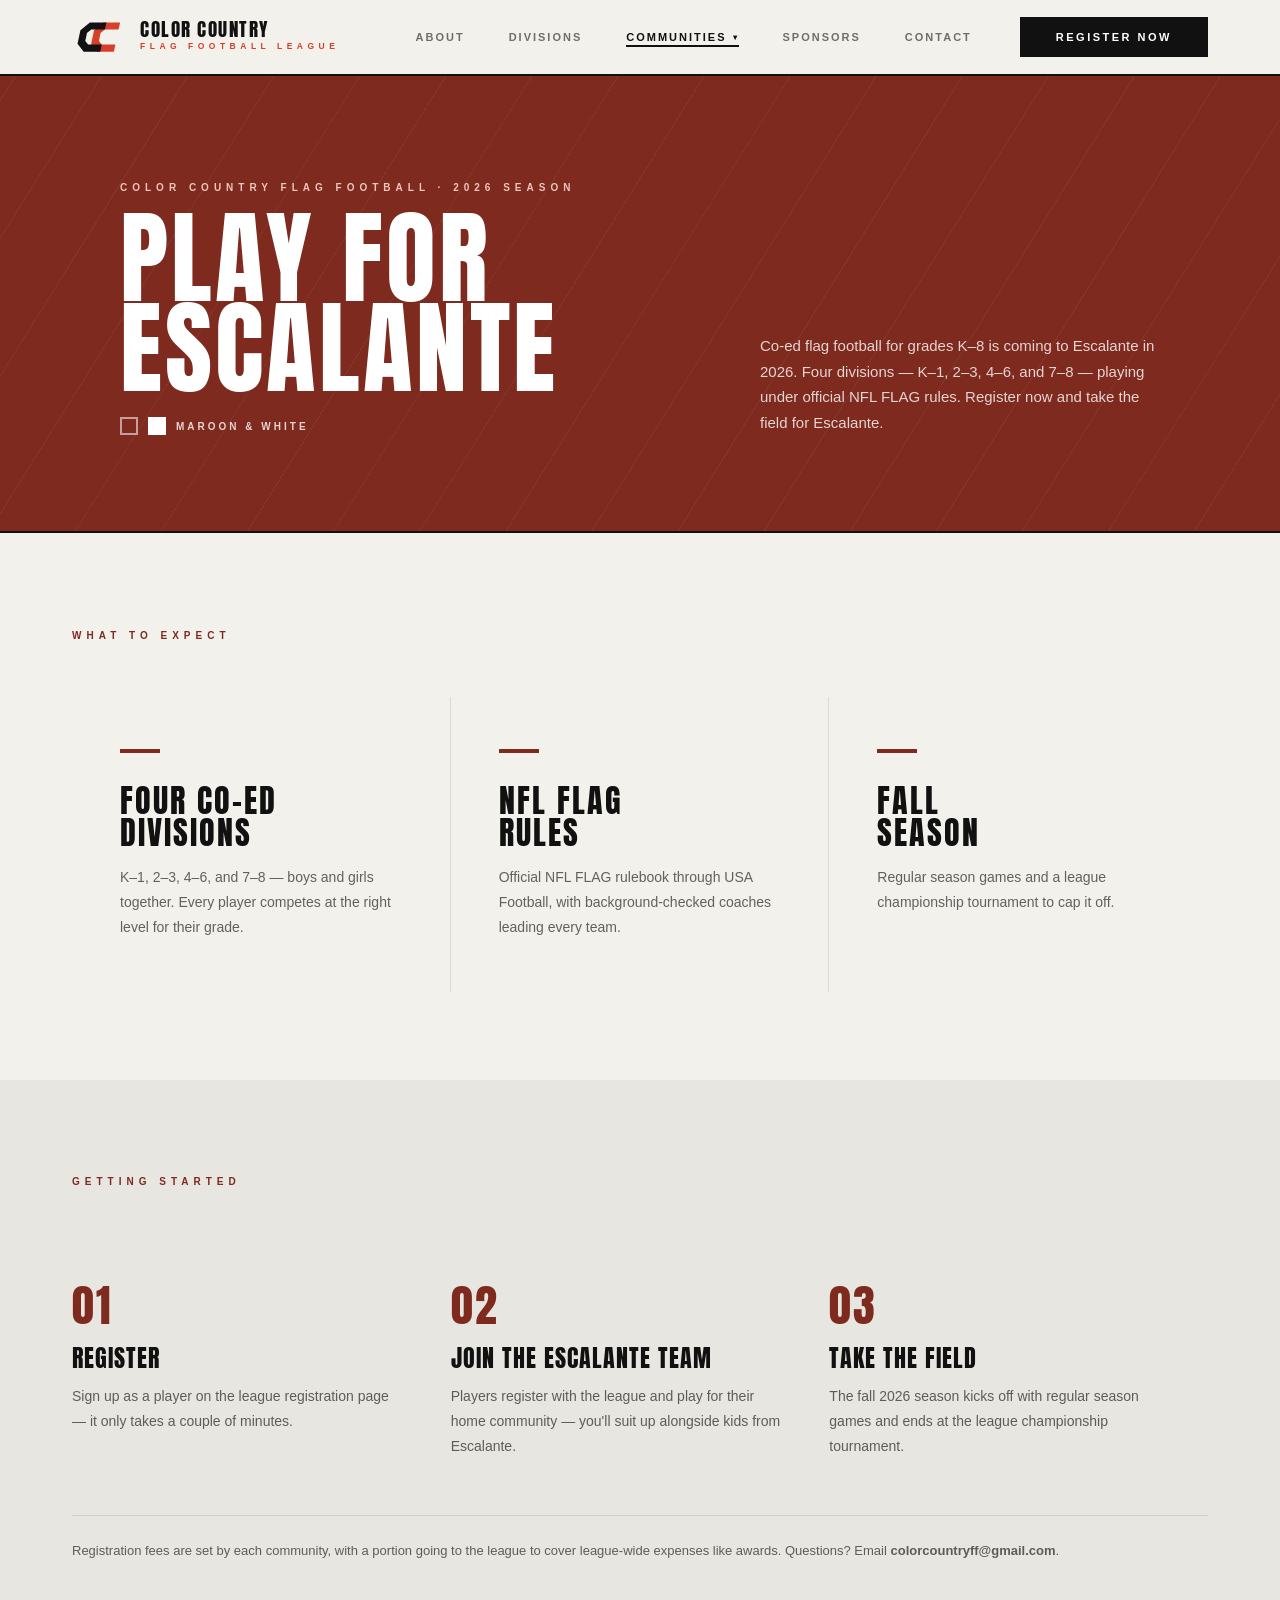
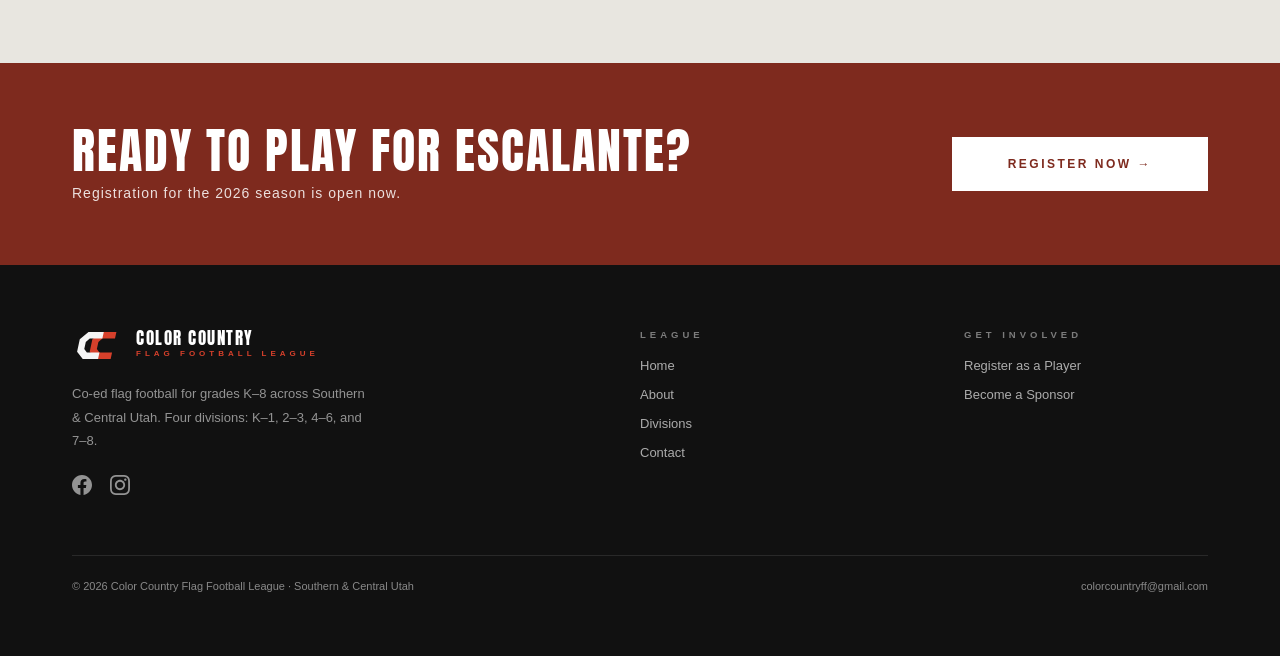
<file: escalante.html>
<!DOCTYPE html>
<html lang="en">
<head>
<meta charset="utf-8">
<meta name="viewport" content="width=device-width, initial-scale=1">
<title>Flag Football in Escalante | Color Country Flag Football League</title>
<meta name="description" content="Co-ed youth flag football is coming to Escalante in 2026. Four divisions — K–1, 2–3, 4–6, and 7–8 — playing under official NFL FLAG rules. Register now and play for Escalante.">
<meta property="og:type" content="website">
<meta property="og:site_name" content="Color Country Flag Football League">
<meta property="og:title" content="Flag Football in Escalante — Color Country Flag Football League">
<meta property="og:description" content="Co-ed flag football for grades K–8 is coming to Escalante in 2026. Register now and play for Escalante.">
<meta property="og:image" content="https://lanemecham-ai.github.io/color-country-flag-football/favicon-512.png">
<link rel="icon" href="favicon.ico" sizes="48x48">
<link rel="icon" href="favicon.svg" type="image/svg+xml">
<link rel="apple-touch-icon" href="apple-touch-icon.png">
<link rel="preconnect" href="https://fonts.googleapis.com">
<link rel="preconnect" href="https://fonts.gstatic.com" crossorigin>
<link href="https://fonts.googleapis.com/css2?family=Anton&display=swap" rel="stylesheet">
<link rel="stylesheet" href="styles.css">
</head>
<body class="community-page" style="--cc1:#7E2A1E; --cc2:#7E2A1E; --cc-ink:#fff; --cc-muted:rgba(255,255,255,.8); --cc-kicker:#EFC5BB; --cc-lines:rgba(255,255,255,.05); --cc-step:#7E2A1E; --cc-cta:#7E2A1E; --cc-cta-text:#fff; --cc-cta-sub:rgba(255,255,255,.85); --cc-btn-bg:#fff; --cc-btn-text:#7E2A1E">

<a class="skip-link" href="#main">Skip to main content</a>

<header class="site-nav">
  <a class="brand" href="index.html" aria-label="Color Country Flag Football League — home">
    <svg class="brand-mark" viewBox="0 0 320 220" aria-hidden="true" focusable="false"><g transform="translate(62 20) skewX(-12)"><path transform="translate(84 0)" fill="#D6402B" d="M150 0 H48 L0 48 V132 L48 180 H150 V136 H66 L44 114 V66 L66 44 H150 Z"/><path fill="#111" d="M150 0 H48 L0 48 V132 L48 180 H150 V136 H66 L44 114 V66 L66 44 H150 Z"/></g></svg>
    <div>
      <div class="brand-name">Color Country</div>
      <div class="brand-tag">Flag Football League</div>
    </div>
  </a>
  <div class="nav-spacer"></div>
  <button class="nav-toggle" aria-expanded="false" aria-controls="site-menu">
    <span class="visually-hidden">Menu</span>
    <span class="nav-toggle-bars" aria-hidden="true"></span>
  </button>
  <nav id="site-menu" class="nav-menu" aria-label="Main">
    <a href="index.html#about">About</a>
    <a href="index.html#divisions">Divisions</a>
    <div class="nav-drop active-page">
      <button class="nav-drop-toggle" type="button" aria-expanded="false" aria-controls="communities-menu">Communities <span class="nav-drop-caret" aria-hidden="true">▾</span></button>
      <div class="nav-drop-menu" id="communities-menu">
        <a href="wayne.html">Wayne</a>
        <a href="piute.html">Piute</a>
        <a href="milford.html">Milford</a>
        <a href="escalante.html" class="active" aria-current="page">Escalante</a>
        <a href="bryce-valley.html">Bryce Valley</a>
        <a href="valley.html">Valley</a>
        <a href="panguitch.html">Panguitch</a>
        <a href="water-canyon.html">Water Canyon</a>
      </div>
    </div>
    <a href="sponsors.html">Sponsors</a>
    <a href="contact.html">Contact</a>
    <a class="btn btn-dark" href="register.html">Register Now</a>
  </nav>
</header>

<main id="main">

  <!-- PAGE HEADER -->
  <section class="page-header community-header">
    <div class="page-header-lines" aria-hidden="true"></div>
    <div class="page-header-main">
      <p class="kicker">Color Country Flag Football · 2026 Season</p>
      <h1 class="display">Play for<br>Escalante</h1>
      <div class="community-swatches" aria-hidden="true">
        <span class="community-swatch" style="background:#7E2A1E"></span>
        <span class="community-swatch" style="background:#FFFFFF"></span>
        <span class="community-swatch-label">Maroon & White</span>
      </div>
    </div>
    <div class="page-header-aside">
      <p>Co-ed flag football for grades K–8 is coming to Escalante in 2026. Four divisions — K–1, 2–3, 4–6, and 7–8 — playing under official NFL FLAG rules. Register now and take the field for Escalante.</p>
    </div>
  </section>

  <!-- WHAT TO EXPECT -->
  <section class="section section-cream">
    <h2 class="kicker section-label">What to Expect</h2>
    <div class="feature-grid">
      <div class="feature">
        <div class="accent-bar" aria-hidden="true"></div>
        <h3>Four Co-Ed<br>Divisions</h3>
        <p>K–1, 2–3, 4–6, and 7–8 — boys and girls together. Every player competes at the right level for their grade.</p>
      </div>
      <div class="feature">
        <div class="accent-bar" aria-hidden="true"></div>
        <h3>NFL FLAG<br>Rules</h3>
        <p>Official NFL FLAG rulebook through USA Football, with background-checked coaches leading every team.</p>
      </div>
      <div class="feature">
        <div class="accent-bar" aria-hidden="true"></div>
        <h3>Fall<br>Season</h3>
        <p>Regular season games and a league championship tournament to cap it off.</p>
      </div>
    </div>
  </section>

  <!-- HOW IT WORKS -->
  <section class="section section-band">
    <h2 class="kicker section-label">Getting Started</h2>
    <div class="steps-grid">
      <div class="step">
        <div class="step-num" aria-hidden="true">01</div>
        <h3>Register</h3>
        <p>Sign up as a player on the league registration page — it only takes a couple of minutes.</p>
      </div>
      <div class="step">
        <div class="step-num" aria-hidden="true">02</div>
        <h3>Join the Escalante Team</h3>
        <p>Players register with the league and play for their home community — you'll suit up alongside kids from Escalante.</p>
      </div>
      <div class="step">
        <div class="step-num" aria-hidden="true">03</div>
        <h3>Take the Field</h3>
        <p>The fall 2026 season kicks off with regular season games and ends at the league championship tournament.</p>
      </div>
    </div>
    <p class="steps-note">Registration fees are set by each community, with a portion going to the league to cover league-wide expenses like awards. Questions? Email <a href="mailto:colorcountryff@gmail.com" style="font-weight:bold">colorcountryff@gmail.com</a>.</p>
  </section>

  <!-- CTA BANNER -->
  <section class="cta-banner">
    <div>
      <div class="cta-banner-title">Ready to Play for Escalante?</div>
      <div class="cta-banner-sub">Registration for the 2026 season is open now.</div>
    </div>
    <a class="btn" href="register.html">Register Now →</a>
  </section>

</main>

<!-- FOOTER -->
<footer class="site-footer">
  <div class="footer-cols">
    <div class="footer-brand">
      <div class="footer-brand-row">
        <svg class="footer-brand-mark" viewBox="0 0 320 220" aria-hidden="true" focusable="false"><g transform="translate(62 20) skewX(-12)"><path transform="translate(84 0)" fill="#D6402B" d="M150 0 H48 L0 48 V132 L48 180 H150 V136 H66 L44 114 V66 L66 44 H150 Z"/><path fill="#F5F5F5" d="M150 0 H48 L0 48 V132 L48 180 H150 V136 H66 L44 114 V66 L66 44 H150 Z"/></g></svg>
        <div>
          <div class="footer-brand-name">Color Country</div>
          <div class="footer-brand-tag">Flag Football League</div>
        </div>
      </div>
      <p>Co-ed flag football for grades K–8 across Southern &amp; Central Utah. Four divisions: K–1, 2–3, 4–6, and 7–8.</p>
      <div class="footer-social">
        <a href="https://www.facebook.com/profile.php?id=61591406416175" target="_blank" rel="noopener" aria-label="Color Country Flag Football on Facebook">
          <svg viewBox="0 0 24 24" aria-hidden="true" focusable="false"><path d="M24 12.073c0-6.627-5.373-12-12-12s-12 5.373-12 12c0 5.99 4.388 10.954 10.125 11.854v-8.385H7.078v-3.47h3.047V9.43c0-3.007 1.792-4.669 4.533-4.669 1.312 0 2.686.235 2.686.235v2.953H15.83c-1.491 0-1.956.925-1.956 1.874v2.25h3.328l-.532 3.47h-2.796v8.385C19.612 23.027 24 18.062 24 12.073z"/></svg>
        </a>
        <a href="https://www.instagram.com/colorcountryff/" target="_blank" rel="noopener" aria-label="Color Country Flag Football on Instagram (@colorcountryff)">
          <svg viewBox="0 0 24 24" aria-hidden="true" focusable="false"><path d="M12 0C8.74 0 8.333.015 7.053.072 5.775.132 4.905.333 4.14.63c-.789.306-1.459.717-2.126 1.384S.935 3.35.63 4.14C.333 4.905.131 5.775.072 7.053.012 8.333 0 8.74 0 12s.015 3.667.072 4.947c.06 1.277.261 2.148.558 2.913.306.788.717 1.459 1.384 2.126.667.666 1.336 1.079 2.126 1.384.766.296 1.636.499 2.913.558C8.333 23.988 8.74 24 12 24s3.667-.015 4.947-.072c1.277-.06 2.148-.262 2.913-.558.788-.306 1.459-.718 2.126-1.384.666-.667 1.079-1.335 1.384-2.126.296-.765.499-1.636.558-2.913.06-1.28.072-1.687.072-4.947s-.015-3.667-.072-4.947c-.06-1.277-.262-2.149-.558-2.913-.306-.789-.718-1.459-1.384-2.126C21.319 1.347 20.651.935 19.86.63c-.765-.297-1.636-.499-2.913-.558C15.667.012 15.26 0 12 0zm0 2.16c3.203 0 3.585.016 4.85.071 1.17.055 1.805.249 2.227.415.562.217.96.477 1.382.896.419.42.679.819.896 1.381.164.422.36 1.057.413 2.227.057 1.266.07 1.646.07 4.85s-.015 3.585-.074 4.85c-.061 1.17-.256 1.805-.421 2.227-.224.562-.479.96-.899 1.382-.419.419-.824.679-1.38.896-.42.164-1.065.36-2.235.413-1.274.057-1.649.07-4.859.07-3.211 0-3.586-.015-4.859-.074-1.171-.061-1.816-.256-2.236-.421-.569-.224-.96-.479-1.379-.899-.421-.419-.69-.824-.9-1.38-.165-.42-.359-1.065-.42-2.235-.045-1.26-.061-1.649-.061-4.844 0-3.196.016-3.586.061-4.861.061-1.17.255-1.814.42-2.234.21-.57.479-.96.9-1.381.419-.419.81-.689 1.379-.898.42-.166 1.051-.361 2.221-.421 1.275-.045 1.65-.06 4.859-.06l.045.03zm0 3.678c-3.405 0-6.162 2.76-6.162 6.162 0 3.405 2.76 6.162 6.162 6.162 3.405 0 6.162-2.76 6.162-6.162 0-3.405-2.76-6.162-6.162-6.162zM12 16c-2.21 0-4-1.79-4-4s1.79-4 4-4 4 1.79 4 4-1.79 4-4 4zm7.846-10.405c0 .795-.646 1.44-1.44 1.44-.795 0-1.44-.646-1.44-1.44 0-.794.646-1.439 1.44-1.439.793-.001 1.44.645 1.44 1.439z"/></svg>
        </a>
      </div>
    </div>
    <nav class="footer-col" aria-label="League">
      <div class="footer-col-title">League</div>
      <a href="index.html">Home</a>
      <a href="index.html#about">About</a>
      <a href="index.html#divisions">Divisions</a>
      <a href="contact.html">Contact</a>
    </nav>
    <nav class="footer-col" aria-label="Get involved">
      <div class="footer-col-title">Get Involved</div>
      <a href="register.html">Register as a Player</a>
      <a href="sponsors.html">Become a Sponsor</a>
    </nav>
  </div>
  <div class="footer-bottom">
    <p>© 2026 Color Country Flag Football League · Southern &amp; Central Utah</p>
    <a href="mailto:colorcountryff@gmail.com">colorcountryff@gmail.com</a>
  </div>
</footer>

<script src="main.js"></script>
</body>
</html>
</file>
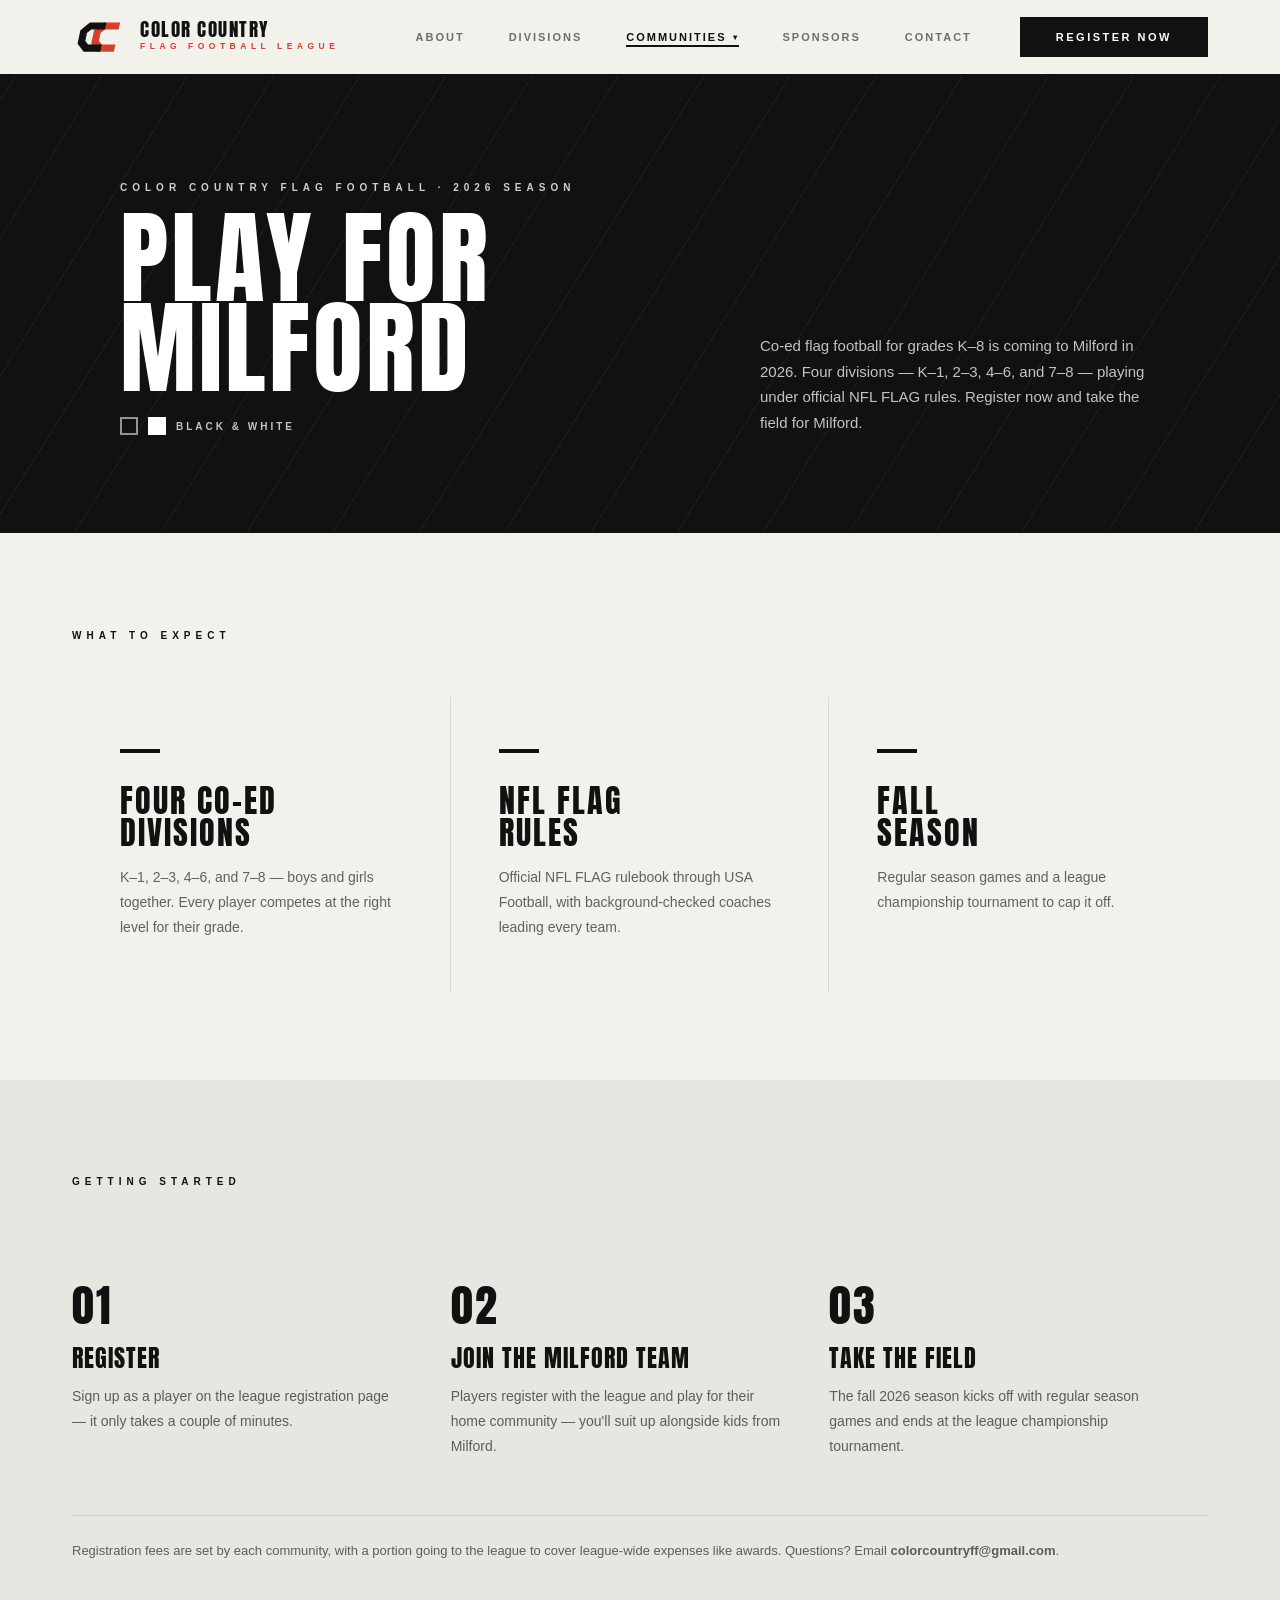
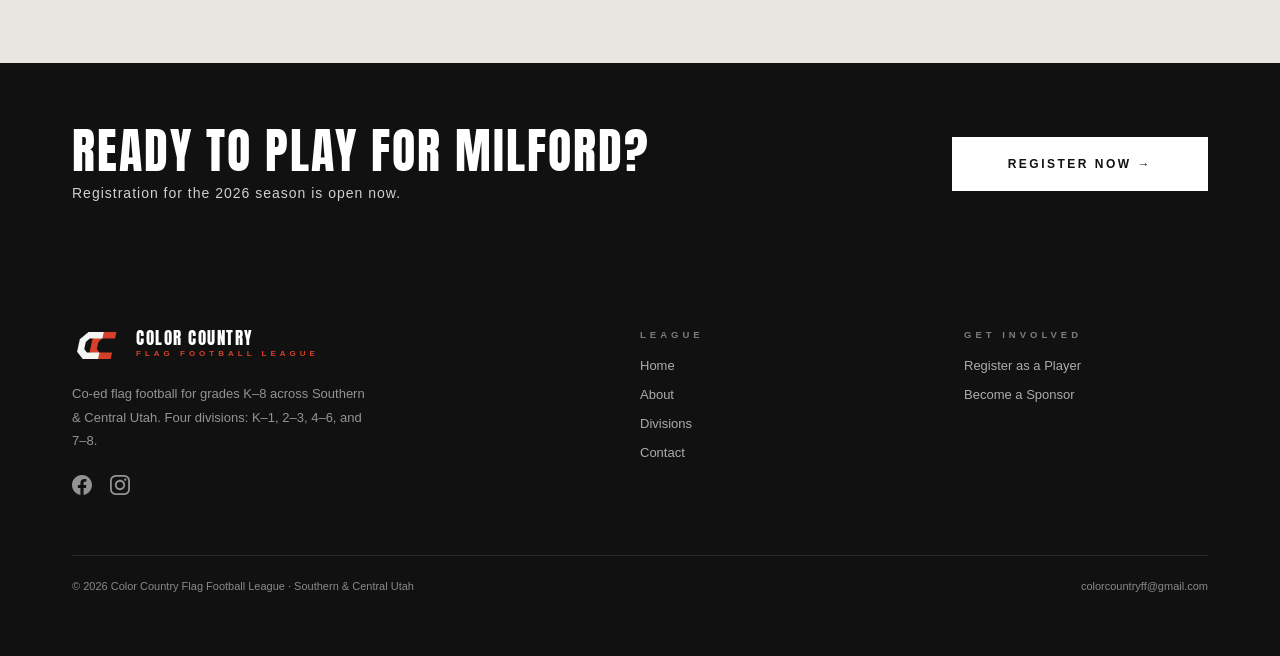
<file: milford.html>
<!DOCTYPE html>
<html lang="en">
<head>
<meta charset="utf-8">
<meta name="viewport" content="width=device-width, initial-scale=1">
<title>Flag Football in Milford | Color Country Flag Football League</title>
<meta name="description" content="Co-ed youth flag football is coming to Milford in 2026. Four divisions — K–1, 2–3, 4–6, and 7–8 — playing under official NFL FLAG rules. Register now and play for Milford.">
<meta property="og:type" content="website">
<meta property="og:site_name" content="Color Country Flag Football League">
<meta property="og:title" content="Flag Football in Milford — Color Country Flag Football League">
<meta property="og:description" content="Co-ed flag football for grades K–8 is coming to Milford in 2026. Register now and play for Milford.">
<meta property="og:image" content="https://lanemecham-ai.github.io/color-country-flag-football/favicon-512.png">
<link rel="icon" href="favicon.ico" sizes="48x48">
<link rel="icon" href="favicon.svg" type="image/svg+xml">
<link rel="apple-touch-icon" href="apple-touch-icon.png">
<link rel="preconnect" href="https://fonts.googleapis.com">
<link rel="preconnect" href="https://fonts.gstatic.com" crossorigin>
<link href="https://fonts.googleapis.com/css2?family=Anton&display=swap" rel="stylesheet">
<link rel="stylesheet" href="styles.css">
</head>
<body class="community-page" style="--cc1:#111111; --cc2:#111111; --cc-ink:#fff; --cc-muted:rgba(255,255,255,.75); --cc-kicker:#CFCFCF; --cc-lines:rgba(255,255,255,.05); --cc-step:#111111; --cc-cta:#111111; --cc-cta-text:#fff; --cc-cta-sub:rgba(255,255,255,.8); --cc-btn-bg:#fff; --cc-btn-text:#111111">

<a class="skip-link" href="#main">Skip to main content</a>

<header class="site-nav">
  <a class="brand" href="index.html" aria-label="Color Country Flag Football League — home">
    <svg class="brand-mark" viewBox="0 0 320 220" aria-hidden="true" focusable="false"><g transform="translate(62 20) skewX(-12)"><path transform="translate(84 0)" fill="#D6402B" d="M150 0 H48 L0 48 V132 L48 180 H150 V136 H66 L44 114 V66 L66 44 H150 Z"/><path fill="#111" d="M150 0 H48 L0 48 V132 L48 180 H150 V136 H66 L44 114 V66 L66 44 H150 Z"/></g></svg>
    <div>
      <div class="brand-name">Color Country</div>
      <div class="brand-tag">Flag Football League</div>
    </div>
  </a>
  <div class="nav-spacer"></div>
  <button class="nav-toggle" aria-expanded="false" aria-controls="site-menu">
    <span class="visually-hidden">Menu</span>
    <span class="nav-toggle-bars" aria-hidden="true"></span>
  </button>
  <nav id="site-menu" class="nav-menu" aria-label="Main">
    <a href="index.html#about">About</a>
    <a href="index.html#divisions">Divisions</a>
    <div class="nav-drop active-page">
      <button class="nav-drop-toggle" type="button" aria-expanded="false" aria-controls="communities-menu">Communities <span class="nav-drop-caret" aria-hidden="true">▾</span></button>
      <div class="nav-drop-menu" id="communities-menu">
        <a href="wayne.html">Wayne</a>
        <a href="piute.html">Piute</a>
        <a href="milford.html" class="active" aria-current="page">Milford</a>
        <a href="escalante.html">Escalante</a>
        <a href="bryce-valley.html">Bryce Valley</a>
        <a href="valley.html">Valley</a>
        <a href="panguitch.html">Panguitch</a>
        <a href="water-canyon.html">Water Canyon</a>
      </div>
    </div>
    <a href="sponsors.html">Sponsors</a>
    <a href="contact.html">Contact</a>
    <a class="btn btn-dark" href="register.html">Register Now</a>
  </nav>
</header>

<main id="main">

  <!-- PAGE HEADER -->
  <section class="page-header community-header">
    <div class="page-header-lines" aria-hidden="true"></div>
    <div class="page-header-main">
      <p class="kicker">Color Country Flag Football · 2026 Season</p>
      <h1 class="display">Play for<br>Milford</h1>
      <div class="community-swatches" aria-hidden="true">
        <span class="community-swatch" style="background:#111111"></span>
        <span class="community-swatch" style="background:#FFFFFF"></span>
        <span class="community-swatch-label">Black & White</span>
      </div>
    </div>
    <div class="page-header-aside">
      <p>Co-ed flag football for grades K–8 is coming to Milford in 2026. Four divisions — K–1, 2–3, 4–6, and 7–8 — playing under official NFL FLAG rules. Register now and take the field for Milford.</p>
    </div>
  </section>

  <!-- WHAT TO EXPECT -->
  <section class="section section-cream">
    <h2 class="kicker section-label">What to Expect</h2>
    <div class="feature-grid">
      <div class="feature">
        <div class="accent-bar" aria-hidden="true"></div>
        <h3>Four Co-Ed<br>Divisions</h3>
        <p>K–1, 2–3, 4–6, and 7–8 — boys and girls together. Every player competes at the right level for their grade.</p>
      </div>
      <div class="feature">
        <div class="accent-bar" aria-hidden="true"></div>
        <h3>NFL FLAG<br>Rules</h3>
        <p>Official NFL FLAG rulebook through USA Football, with background-checked coaches leading every team.</p>
      </div>
      <div class="feature">
        <div class="accent-bar" aria-hidden="true"></div>
        <h3>Fall<br>Season</h3>
        <p>Regular season games and a league championship tournament to cap it off.</p>
      </div>
    </div>
  </section>

  <!-- HOW IT WORKS -->
  <section class="section section-band">
    <h2 class="kicker section-label">Getting Started</h2>
    <div class="steps-grid">
      <div class="step">
        <div class="step-num" aria-hidden="true">01</div>
        <h3>Register</h3>
        <p>Sign up as a player on the league registration page — it only takes a couple of minutes.</p>
      </div>
      <div class="step">
        <div class="step-num" aria-hidden="true">02</div>
        <h3>Join the Milford Team</h3>
        <p>Players register with the league and play for their home community — you'll suit up alongside kids from Milford.</p>
      </div>
      <div class="step">
        <div class="step-num" aria-hidden="true">03</div>
        <h3>Take the Field</h3>
        <p>The fall 2026 season kicks off with regular season games and ends at the league championship tournament.</p>
      </div>
    </div>
    <p class="steps-note">Registration fees are set by each community, with a portion going to the league to cover league-wide expenses like awards. Questions? Email <a href="mailto:colorcountryff@gmail.com" style="font-weight:bold">colorcountryff@gmail.com</a>.</p>
  </section>

  <!-- CTA BANNER -->
  <section class="cta-banner">
    <div>
      <div class="cta-banner-title">Ready to Play for Milford?</div>
      <div class="cta-banner-sub">Registration for the 2026 season is open now.</div>
    </div>
    <a class="btn" href="register.html">Register Now →</a>
  </section>

</main>

<!-- FOOTER -->
<footer class="site-footer">
  <div class="footer-cols">
    <div class="footer-brand">
      <div class="footer-brand-row">
        <svg class="footer-brand-mark" viewBox="0 0 320 220" aria-hidden="true" focusable="false"><g transform="translate(62 20) skewX(-12)"><path transform="translate(84 0)" fill="#D6402B" d="M150 0 H48 L0 48 V132 L48 180 H150 V136 H66 L44 114 V66 L66 44 H150 Z"/><path fill="#F5F5F5" d="M150 0 H48 L0 48 V132 L48 180 H150 V136 H66 L44 114 V66 L66 44 H150 Z"/></g></svg>
        <div>
          <div class="footer-brand-name">Color Country</div>
          <div class="footer-brand-tag">Flag Football League</div>
        </div>
      </div>
      <p>Co-ed flag football for grades K–8 across Southern &amp; Central Utah. Four divisions: K–1, 2–3, 4–6, and 7–8.</p>
      <div class="footer-social">
        <a href="https://www.facebook.com/profile.php?id=61591406416175" target="_blank" rel="noopener" aria-label="Color Country Flag Football on Facebook">
          <svg viewBox="0 0 24 24" aria-hidden="true" focusable="false"><path d="M24 12.073c0-6.627-5.373-12-12-12s-12 5.373-12 12c0 5.99 4.388 10.954 10.125 11.854v-8.385H7.078v-3.47h3.047V9.43c0-3.007 1.792-4.669 4.533-4.669 1.312 0 2.686.235 2.686.235v2.953H15.83c-1.491 0-1.956.925-1.956 1.874v2.25h3.328l-.532 3.47h-2.796v8.385C19.612 23.027 24 18.062 24 12.073z"/></svg>
        </a>
        <a href="https://www.instagram.com/colorcountryff/" target="_blank" rel="noopener" aria-label="Color Country Flag Football on Instagram (@colorcountryff)">
          <svg viewBox="0 0 24 24" aria-hidden="true" focusable="false"><path d="M12 0C8.74 0 8.333.015 7.053.072 5.775.132 4.905.333 4.14.63c-.789.306-1.459.717-2.126 1.384S.935 3.35.63 4.14C.333 4.905.131 5.775.072 7.053.012 8.333 0 8.74 0 12s.015 3.667.072 4.947c.06 1.277.261 2.148.558 2.913.306.788.717 1.459 1.384 2.126.667.666 1.336 1.079 2.126 1.384.766.296 1.636.499 2.913.558C8.333 23.988 8.74 24 12 24s3.667-.015 4.947-.072c1.277-.06 2.148-.262 2.913-.558.788-.306 1.459-.718 2.126-1.384.666-.667 1.079-1.335 1.384-2.126.296-.765.499-1.636.558-2.913.06-1.28.072-1.687.072-4.947s-.015-3.667-.072-4.947c-.06-1.277-.262-2.149-.558-2.913-.306-.789-.718-1.459-1.384-2.126C21.319 1.347 20.651.935 19.86.63c-.765-.297-1.636-.499-2.913-.558C15.667.012 15.26 0 12 0zm0 2.16c3.203 0 3.585.016 4.85.071 1.17.055 1.805.249 2.227.415.562.217.96.477 1.382.896.419.42.679.819.896 1.381.164.422.36 1.057.413 2.227.057 1.266.07 1.646.07 4.85s-.015 3.585-.074 4.85c-.061 1.17-.256 1.805-.421 2.227-.224.562-.479.96-.899 1.382-.419.419-.824.679-1.38.896-.42.164-1.065.36-2.235.413-1.274.057-1.649.07-4.859.07-3.211 0-3.586-.015-4.859-.074-1.171-.061-1.816-.256-2.236-.421-.569-.224-.96-.479-1.379-.899-.421-.419-.69-.824-.9-1.38-.165-.42-.359-1.065-.42-2.235-.045-1.26-.061-1.649-.061-4.844 0-3.196.016-3.586.061-4.861.061-1.17.255-1.814.42-2.234.21-.57.479-.96.9-1.381.419-.419.81-.689 1.379-.898.42-.166 1.051-.361 2.221-.421 1.275-.045 1.65-.06 4.859-.06l.045.03zm0 3.678c-3.405 0-6.162 2.76-6.162 6.162 0 3.405 2.76 6.162 6.162 6.162 3.405 0 6.162-2.76 6.162-6.162 0-3.405-2.76-6.162-6.162-6.162zM12 16c-2.21 0-4-1.79-4-4s1.79-4 4-4 4 1.79 4 4-1.79 4-4 4zm7.846-10.405c0 .795-.646 1.44-1.44 1.44-.795 0-1.44-.646-1.44-1.44 0-.794.646-1.439 1.44-1.439.793-.001 1.44.645 1.44 1.439z"/></svg>
        </a>
      </div>
    </div>
    <nav class="footer-col" aria-label="League">
      <div class="footer-col-title">League</div>
      <a href="index.html">Home</a>
      <a href="index.html#about">About</a>
      <a href="index.html#divisions">Divisions</a>
      <a href="contact.html">Contact</a>
    </nav>
    <nav class="footer-col" aria-label="Get involved">
      <div class="footer-col-title">Get Involved</div>
      <a href="register.html">Register as a Player</a>
      <a href="sponsors.html">Become a Sponsor</a>
    </nav>
  </div>
  <div class="footer-bottom">
    <p>© 2026 Color Country Flag Football League · Southern &amp; Central Utah</p>
    <a href="mailto:colorcountryff@gmail.com">colorcountryff@gmail.com</a>
  </div>
</footer>

<script src="main.js"></script>
</body>
</html>
</file>
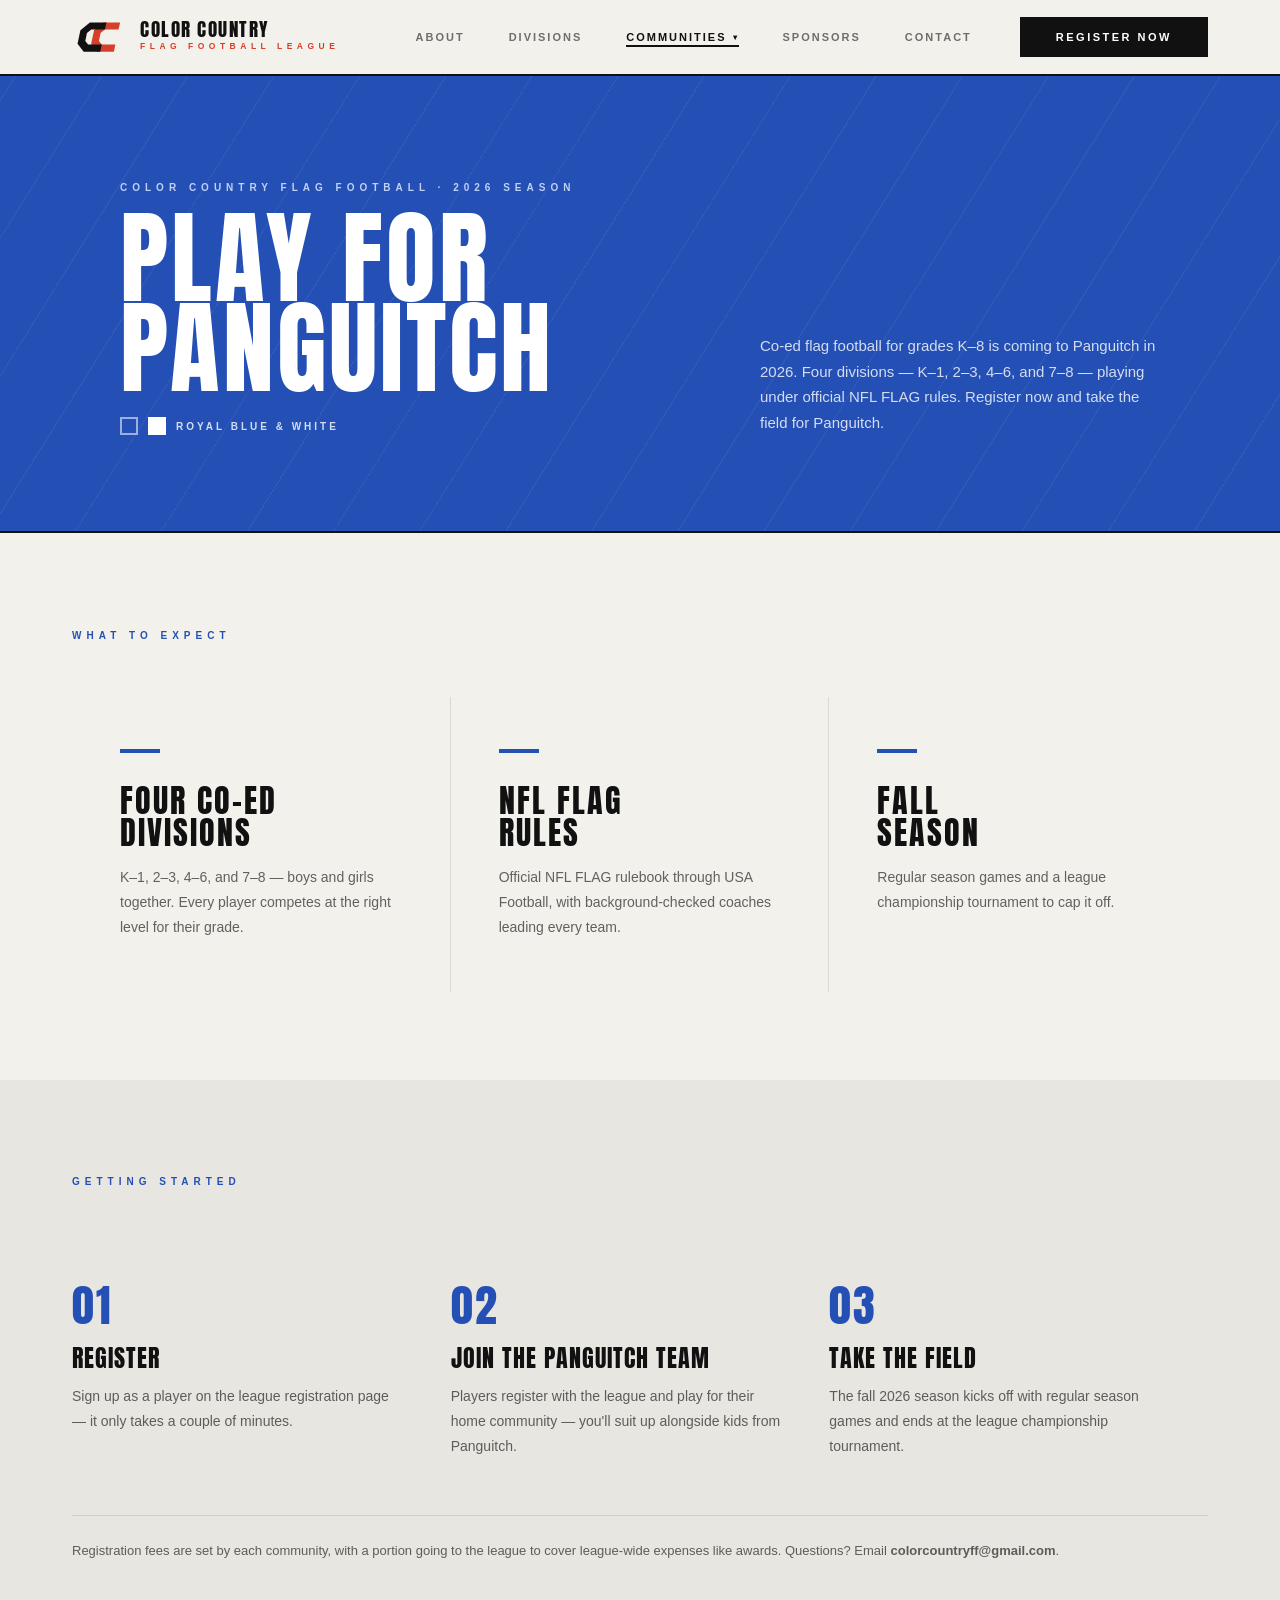
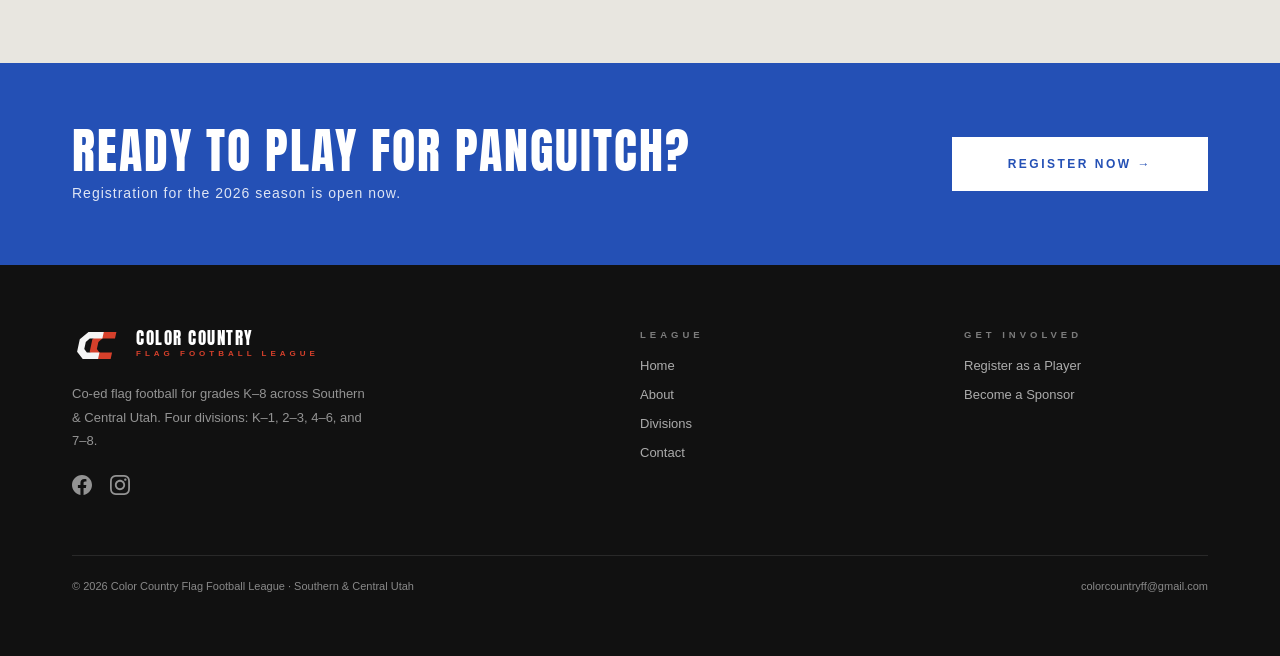
<file: panguitch.html>
<!DOCTYPE html>
<html lang="en">
<head>
<meta charset="utf-8">
<meta name="viewport" content="width=device-width, initial-scale=1">
<title>Flag Football in Panguitch | Color Country Flag Football League</title>
<meta name="description" content="Co-ed youth flag football is coming to Panguitch in 2026. Four divisions — K–1, 2–3, 4–6, and 7–8 — playing under official NFL FLAG rules. Register now and play for Panguitch.">
<meta property="og:type" content="website">
<meta property="og:site_name" content="Color Country Flag Football League">
<meta property="og:title" content="Flag Football in Panguitch — Color Country Flag Football League">
<meta property="og:description" content="Co-ed flag football for grades K–8 is coming to Panguitch in 2026. Register now and play for Panguitch.">
<meta property="og:image" content="https://lanemecham-ai.github.io/color-country-flag-football/favicon-512.png">
<link rel="icon" href="favicon.ico" sizes="48x48">
<link rel="icon" href="favicon.svg" type="image/svg+xml">
<link rel="apple-touch-icon" href="apple-touch-icon.png">
<link rel="preconnect" href="https://fonts.googleapis.com">
<link rel="preconnect" href="https://fonts.gstatic.com" crossorigin>
<link href="https://fonts.googleapis.com/css2?family=Anton&display=swap" rel="stylesheet">
<link rel="stylesheet" href="styles.css">
</head>
<body class="community-page" style="--cc1:#2450B5; --cc2:#2450B5; --cc-ink:#fff; --cc-muted:rgba(255,255,255,.8); --cc-kicker:#BFD1F5; --cc-lines:rgba(255,255,255,.06); --cc-step:#2450B5; --cc-cta:#2450B5; --cc-cta-text:#fff; --cc-cta-sub:rgba(255,255,255,.85); --cc-btn-bg:#fff; --cc-btn-text:#2450B5">

<a class="skip-link" href="#main">Skip to main content</a>

<header class="site-nav">
  <a class="brand" href="index.html" aria-label="Color Country Flag Football League — home">
    <svg class="brand-mark" viewBox="0 0 320 220" aria-hidden="true" focusable="false"><g transform="translate(62 20) skewX(-12)"><path transform="translate(84 0)" fill="#D6402B" d="M150 0 H48 L0 48 V132 L48 180 H150 V136 H66 L44 114 V66 L66 44 H150 Z"/><path fill="#111" d="M150 0 H48 L0 48 V132 L48 180 H150 V136 H66 L44 114 V66 L66 44 H150 Z"/></g></svg>
    <div>
      <div class="brand-name">Color Country</div>
      <div class="brand-tag">Flag Football League</div>
    </div>
  </a>
  <div class="nav-spacer"></div>
  <button class="nav-toggle" aria-expanded="false" aria-controls="site-menu">
    <span class="visually-hidden">Menu</span>
    <span class="nav-toggle-bars" aria-hidden="true"></span>
  </button>
  <nav id="site-menu" class="nav-menu" aria-label="Main">
    <a href="index.html#about">About</a>
    <a href="index.html#divisions">Divisions</a>
    <div class="nav-drop active-page">
      <button class="nav-drop-toggle" type="button" aria-expanded="false" aria-controls="communities-menu">Communities <span class="nav-drop-caret" aria-hidden="true">▾</span></button>
      <div class="nav-drop-menu" id="communities-menu">
        <a href="wayne.html">Wayne</a>
        <a href="piute.html">Piute</a>
        <a href="milford.html">Milford</a>
        <a href="escalante.html">Escalante</a>
        <a href="bryce-valley.html">Bryce Valley</a>
        <a href="valley.html">Valley</a>
        <a href="panguitch.html" class="active" aria-current="page">Panguitch</a>
        <a href="water-canyon.html">Water Canyon</a>
      </div>
    </div>
    <a href="sponsors.html">Sponsors</a>
    <a href="contact.html">Contact</a>
    <a class="btn btn-dark" href="register.html">Register Now</a>
  </nav>
</header>

<main id="main">

  <!-- PAGE HEADER -->
  <section class="page-header community-header">
    <div class="page-header-lines" aria-hidden="true"></div>
    <div class="page-header-main">
      <p class="kicker">Color Country Flag Football · 2026 Season</p>
      <h1 class="display">Play for<br>Panguitch</h1>
      <div class="community-swatches" aria-hidden="true">
        <span class="community-swatch" style="background:#2450B5"></span>
        <span class="community-swatch" style="background:#FFFFFF"></span>
        <span class="community-swatch-label">Royal Blue & White</span>
      </div>
    </div>
    <div class="page-header-aside">
      <p>Co-ed flag football for grades K–8 is coming to Panguitch in 2026. Four divisions — K–1, 2–3, 4–6, and 7–8 — playing under official NFL FLAG rules. Register now and take the field for Panguitch.</p>
    </div>
  </section>

  <!-- WHAT TO EXPECT -->
  <section class="section section-cream">
    <h2 class="kicker section-label">What to Expect</h2>
    <div class="feature-grid">
      <div class="feature">
        <div class="accent-bar" aria-hidden="true"></div>
        <h3>Four Co-Ed<br>Divisions</h3>
        <p>K–1, 2–3, 4–6, and 7–8 — boys and girls together. Every player competes at the right level for their grade.</p>
      </div>
      <div class="feature">
        <div class="accent-bar" aria-hidden="true"></div>
        <h3>NFL FLAG<br>Rules</h3>
        <p>Official NFL FLAG rulebook through USA Football, with background-checked coaches leading every team.</p>
      </div>
      <div class="feature">
        <div class="accent-bar" aria-hidden="true"></div>
        <h3>Fall<br>Season</h3>
        <p>Regular season games and a league championship tournament to cap it off.</p>
      </div>
    </div>
  </section>

  <!-- HOW IT WORKS -->
  <section class="section section-band">
    <h2 class="kicker section-label">Getting Started</h2>
    <div class="steps-grid">
      <div class="step">
        <div class="step-num" aria-hidden="true">01</div>
        <h3>Register</h3>
        <p>Sign up as a player on the league registration page — it only takes a couple of minutes.</p>
      </div>
      <div class="step">
        <div class="step-num" aria-hidden="true">02</div>
        <h3>Join the Panguitch Team</h3>
        <p>Players register with the league and play for their home community — you'll suit up alongside kids from Panguitch.</p>
      </div>
      <div class="step">
        <div class="step-num" aria-hidden="true">03</div>
        <h3>Take the Field</h3>
        <p>The fall 2026 season kicks off with regular season games and ends at the league championship tournament.</p>
      </div>
    </div>
    <p class="steps-note">Registration fees are set by each community, with a portion going to the league to cover league-wide expenses like awards. Questions? Email <a href="mailto:colorcountryff@gmail.com" style="font-weight:bold">colorcountryff@gmail.com</a>.</p>
  </section>

  <!-- CTA BANNER -->
  <section class="cta-banner">
    <div>
      <div class="cta-banner-title">Ready to Play for Panguitch?</div>
      <div class="cta-banner-sub">Registration for the 2026 season is open now.</div>
    </div>
    <a class="btn" href="register.html">Register Now →</a>
  </section>

</main>

<!-- FOOTER -->
<footer class="site-footer">
  <div class="footer-cols">
    <div class="footer-brand">
      <div class="footer-brand-row">
        <svg class="footer-brand-mark" viewBox="0 0 320 220" aria-hidden="true" focusable="false"><g transform="translate(62 20) skewX(-12)"><path transform="translate(84 0)" fill="#D6402B" d="M150 0 H48 L0 48 V132 L48 180 H150 V136 H66 L44 114 V66 L66 44 H150 Z"/><path fill="#F5F5F5" d="M150 0 H48 L0 48 V132 L48 180 H150 V136 H66 L44 114 V66 L66 44 H150 Z"/></g></svg>
        <div>
          <div class="footer-brand-name">Color Country</div>
          <div class="footer-brand-tag">Flag Football League</div>
        </div>
      </div>
      <p>Co-ed flag football for grades K–8 across Southern &amp; Central Utah. Four divisions: K–1, 2–3, 4–6, and 7–8.</p>
      <div class="footer-social">
        <a href="https://www.facebook.com/profile.php?id=61591406416175" target="_blank" rel="noopener" aria-label="Color Country Flag Football on Facebook">
          <svg viewBox="0 0 24 24" aria-hidden="true" focusable="false"><path d="M24 12.073c0-6.627-5.373-12-12-12s-12 5.373-12 12c0 5.99 4.388 10.954 10.125 11.854v-8.385H7.078v-3.47h3.047V9.43c0-3.007 1.792-4.669 4.533-4.669 1.312 0 2.686.235 2.686.235v2.953H15.83c-1.491 0-1.956.925-1.956 1.874v2.25h3.328l-.532 3.47h-2.796v8.385C19.612 23.027 24 18.062 24 12.073z"/></svg>
        </a>
        <a href="https://www.instagram.com/colorcountryff/" target="_blank" rel="noopener" aria-label="Color Country Flag Football on Instagram (@colorcountryff)">
          <svg viewBox="0 0 24 24" aria-hidden="true" focusable="false"><path d="M12 0C8.74 0 8.333.015 7.053.072 5.775.132 4.905.333 4.14.63c-.789.306-1.459.717-2.126 1.384S.935 3.35.63 4.14C.333 4.905.131 5.775.072 7.053.012 8.333 0 8.74 0 12s.015 3.667.072 4.947c.06 1.277.261 2.148.558 2.913.306.788.717 1.459 1.384 2.126.667.666 1.336 1.079 2.126 1.384.766.296 1.636.499 2.913.558C8.333 23.988 8.74 24 12 24s3.667-.015 4.947-.072c1.277-.06 2.148-.262 2.913-.558.788-.306 1.459-.718 2.126-1.384.666-.667 1.079-1.335 1.384-2.126.296-.765.499-1.636.558-2.913.06-1.28.072-1.687.072-4.947s-.015-3.667-.072-4.947c-.06-1.277-.262-2.149-.558-2.913-.306-.789-.718-1.459-1.384-2.126C21.319 1.347 20.651.935 19.86.63c-.765-.297-1.636-.499-2.913-.558C15.667.012 15.26 0 12 0zm0 2.16c3.203 0 3.585.016 4.85.071 1.17.055 1.805.249 2.227.415.562.217.96.477 1.382.896.419.42.679.819.896 1.381.164.422.36 1.057.413 2.227.057 1.266.07 1.646.07 4.85s-.015 3.585-.074 4.85c-.061 1.17-.256 1.805-.421 2.227-.224.562-.479.96-.899 1.382-.419.419-.824.679-1.38.896-.42.164-1.065.36-2.235.413-1.274.057-1.649.07-4.859.07-3.211 0-3.586-.015-4.859-.074-1.171-.061-1.816-.256-2.236-.421-.569-.224-.96-.479-1.379-.899-.421-.419-.69-.824-.9-1.38-.165-.42-.359-1.065-.42-2.235-.045-1.26-.061-1.649-.061-4.844 0-3.196.016-3.586.061-4.861.061-1.17.255-1.814.42-2.234.21-.57.479-.96.9-1.381.419-.419.81-.689 1.379-.898.42-.166 1.051-.361 2.221-.421 1.275-.045 1.65-.06 4.859-.06l.045.03zm0 3.678c-3.405 0-6.162 2.76-6.162 6.162 0 3.405 2.76 6.162 6.162 6.162 3.405 0 6.162-2.76 6.162-6.162 0-3.405-2.76-6.162-6.162-6.162zM12 16c-2.21 0-4-1.79-4-4s1.79-4 4-4 4 1.79 4 4-1.79 4-4 4zm7.846-10.405c0 .795-.646 1.44-1.44 1.44-.795 0-1.44-.646-1.44-1.44 0-.794.646-1.439 1.44-1.439.793-.001 1.44.645 1.44 1.439z"/></svg>
        </a>
      </div>
    </div>
    <nav class="footer-col" aria-label="League">
      <div class="footer-col-title">League</div>
      <a href="index.html">Home</a>
      <a href="index.html#about">About</a>
      <a href="index.html#divisions">Divisions</a>
      <a href="contact.html">Contact</a>
    </nav>
    <nav class="footer-col" aria-label="Get involved">
      <div class="footer-col-title">Get Involved</div>
      <a href="register.html">Register as a Player</a>
      <a href="sponsors.html">Become a Sponsor</a>
    </nav>
  </div>
  <div class="footer-bottom">
    <p>© 2026 Color Country Flag Football League · Southern &amp; Central Utah</p>
    <a href="mailto:colorcountryff@gmail.com">colorcountryff@gmail.com</a>
  </div>
</footer>

<script src="main.js"></script>
</body>
</html>
</file>
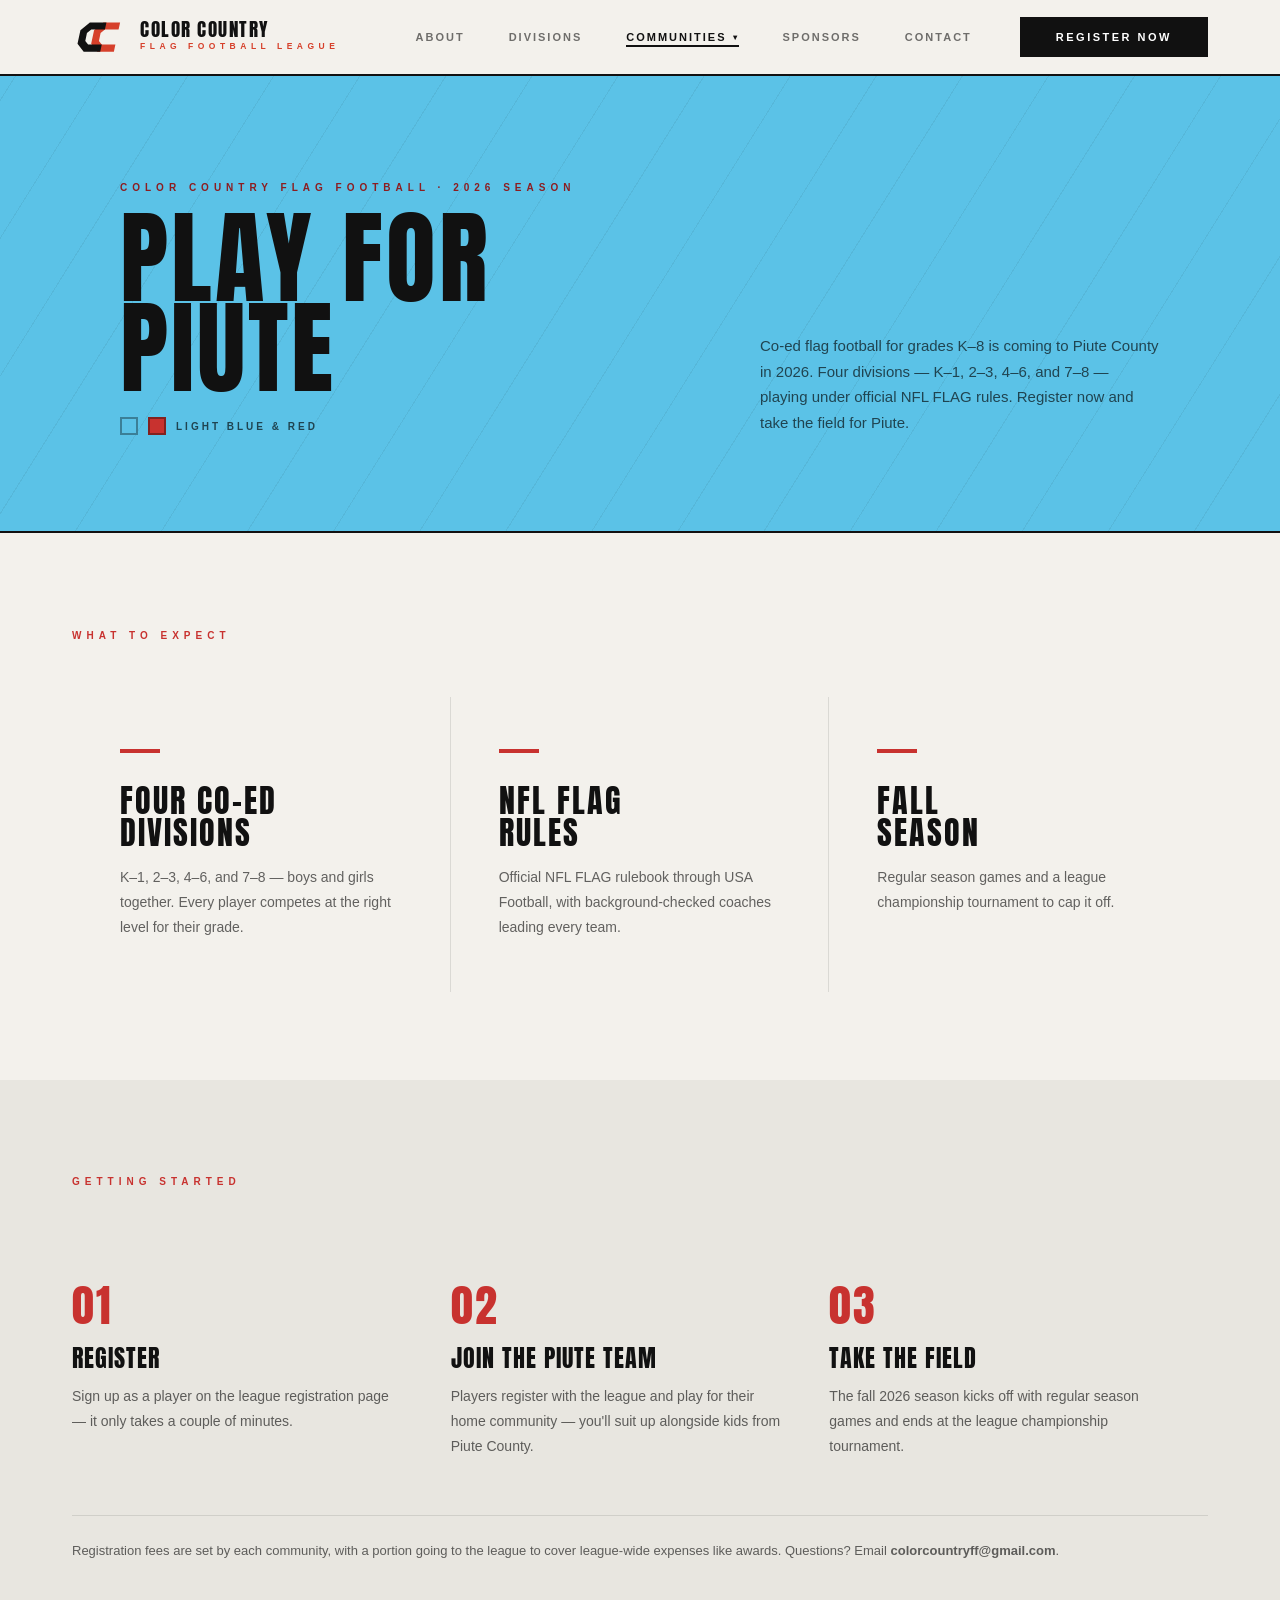
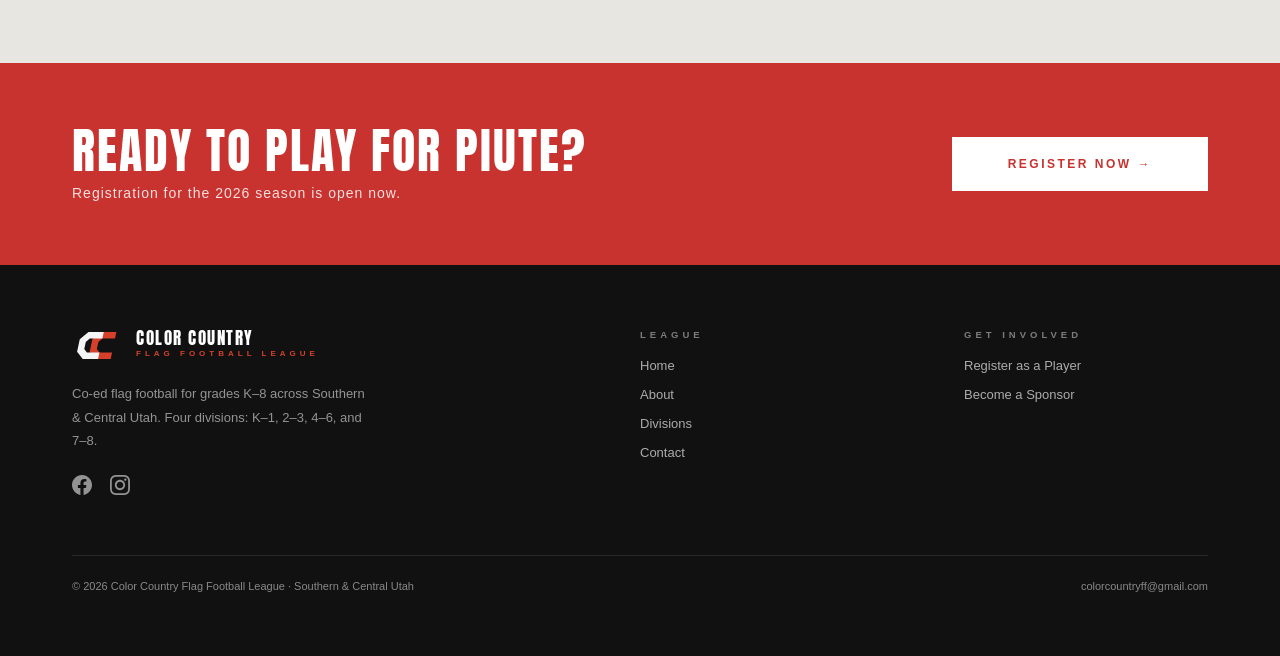
<file: piute.html>
<!DOCTYPE html>
<html lang="en">
<head>
<meta charset="utf-8">
<meta name="viewport" content="width=device-width, initial-scale=1">
<title>Flag Football in Piute | Color Country Flag Football League</title>
<meta name="description" content="Co-ed youth flag football is coming to Piute County in 2026. Four divisions — K–1, 2–3, 4–6, and 7–8 — playing under official NFL FLAG rules. Register now and play for Piute.">
<meta property="og:type" content="website">
<meta property="og:site_name" content="Color Country Flag Football League">
<meta property="og:title" content="Flag Football in Piute — Color Country Flag Football League">
<meta property="og:description" content="Co-ed flag football for grades K–8 is coming to Piute County in 2026. Register now and play for Piute.">
<meta property="og:image" content="https://lanemecham-ai.github.io/color-country-flag-football/favicon-512.png">
<link rel="icon" href="favicon.ico" sizes="48x48">
<link rel="icon" href="favicon.svg" type="image/svg+xml">
<link rel="apple-touch-icon" href="apple-touch-icon.png">
<link rel="preconnect" href="https://fonts.googleapis.com">
<link rel="preconnect" href="https://fonts.gstatic.com" crossorigin>
<link href="https://fonts.googleapis.com/css2?family=Anton&display=swap" rel="stylesheet">
<link rel="stylesheet" href="styles.css">
</head>
<body class="community-page" style="--cc1:#5BC2E7; --cc2:#C8322F; --cc-ink:#111; --cc-muted:rgba(0,0,0,.65); --cc-kicker:#8C1D20; --cc-lines:rgba(0,0,0,.06); --cc-step:#C8322F; --cc-cta:#C8322F; --cc-cta-text:#fff; --cc-cta-sub:rgba(255,255,255,.85); --cc-btn-bg:#fff; --cc-btn-text:#C8322F">

<a class="skip-link" href="#main">Skip to main content</a>

<header class="site-nav">
  <a class="brand" href="index.html" aria-label="Color Country Flag Football League — home">
    <svg class="brand-mark" viewBox="0 0 320 220" aria-hidden="true" focusable="false"><g transform="translate(62 20) skewX(-12)"><path transform="translate(84 0)" fill="#D6402B" d="M150 0 H48 L0 48 V132 L48 180 H150 V136 H66 L44 114 V66 L66 44 H150 Z"/><path fill="#111" d="M150 0 H48 L0 48 V132 L48 180 H150 V136 H66 L44 114 V66 L66 44 H150 Z"/></g></svg>
    <div>
      <div class="brand-name">Color Country</div>
      <div class="brand-tag">Flag Football League</div>
    </div>
  </a>
  <div class="nav-spacer"></div>
  <button class="nav-toggle" aria-expanded="false" aria-controls="site-menu">
    <span class="visually-hidden">Menu</span>
    <span class="nav-toggle-bars" aria-hidden="true"></span>
  </button>
  <nav id="site-menu" class="nav-menu" aria-label="Main">
    <a href="index.html#about">About</a>
    <a href="index.html#divisions">Divisions</a>
    <div class="nav-drop active-page">
      <button class="nav-drop-toggle" type="button" aria-expanded="false" aria-controls="communities-menu">Communities <span class="nav-drop-caret" aria-hidden="true">▾</span></button>
      <div class="nav-drop-menu" id="communities-menu">
        <a href="wayne.html">Wayne</a>
        <a href="piute.html" class="active" aria-current="page">Piute</a>
        <a href="milford.html">Milford</a>
        <a href="escalante.html">Escalante</a>
        <a href="bryce-valley.html">Bryce Valley</a>
        <a href="valley.html">Valley</a>
        <a href="panguitch.html">Panguitch</a>
        <a href="water-canyon.html">Water Canyon</a>
      </div>
    </div>
    <a href="sponsors.html">Sponsors</a>
    <a href="contact.html">Contact</a>
    <a class="btn btn-dark" href="register.html">Register Now</a>
  </nav>
</header>

<main id="main">

  <!-- PAGE HEADER -->
  <section class="page-header community-header">
    <div class="page-header-lines" aria-hidden="true"></div>
    <div class="page-header-main">
      <p class="kicker">Color Country Flag Football · 2026 Season</p>
      <h1 class="display">Play for<br>Piute</h1>
      <div class="community-swatches" aria-hidden="true">
        <span class="community-swatch" style="background:#5BC2E7;border-color:rgba(0,0,0,.35)"></span>
        <span class="community-swatch" style="background:#C8322F;border-color:rgba(0,0,0,.35)"></span>
        <span class="community-swatch-label">Light Blue & Red</span>
      </div>
    </div>
    <div class="page-header-aside">
      <p>Co-ed flag football for grades K–8 is coming to Piute County in 2026. Four divisions — K–1, 2–3, 4–6, and 7–8 — playing under official NFL FLAG rules. Register now and take the field for Piute.</p>
    </div>
  </section>

  <!-- WHAT TO EXPECT -->
  <section class="section section-cream">
    <h2 class="kicker section-label">What to Expect</h2>
    <div class="feature-grid">
      <div class="feature">
        <div class="accent-bar" aria-hidden="true"></div>
        <h3>Four Co-Ed<br>Divisions</h3>
        <p>K–1, 2–3, 4–6, and 7–8 — boys and girls together. Every player competes at the right level for their grade.</p>
      </div>
      <div class="feature">
        <div class="accent-bar" aria-hidden="true"></div>
        <h3>NFL FLAG<br>Rules</h3>
        <p>Official NFL FLAG rulebook through USA Football, with background-checked coaches leading every team.</p>
      </div>
      <div class="feature">
        <div class="accent-bar" aria-hidden="true"></div>
        <h3>Fall<br>Season</h3>
        <p>Regular season games and a league championship tournament to cap it off.</p>
      </div>
    </div>
  </section>

  <!-- HOW IT WORKS -->
  <section class="section section-band">
    <h2 class="kicker section-label">Getting Started</h2>
    <div class="steps-grid">
      <div class="step">
        <div class="step-num" aria-hidden="true">01</div>
        <h3>Register</h3>
        <p>Sign up as a player on the league registration page — it only takes a couple of minutes.</p>
      </div>
      <div class="step">
        <div class="step-num" aria-hidden="true">02</div>
        <h3>Join the Piute Team</h3>
        <p>Players register with the league and play for their home community — you'll suit up alongside kids from Piute County.</p>
      </div>
      <div class="step">
        <div class="step-num" aria-hidden="true">03</div>
        <h3>Take the Field</h3>
        <p>The fall 2026 season kicks off with regular season games and ends at the league championship tournament.</p>
      </div>
    </div>
    <p class="steps-note">Registration fees are set by each community, with a portion going to the league to cover league-wide expenses like awards. Questions? Email <a href="mailto:colorcountryff@gmail.com" style="font-weight:bold">colorcountryff@gmail.com</a>.</p>
  </section>

  <!-- CTA BANNER -->
  <section class="cta-banner">
    <div>
      <div class="cta-banner-title">Ready to Play for Piute?</div>
      <div class="cta-banner-sub">Registration for the 2026 season is open now.</div>
    </div>
    <a class="btn" href="register.html">Register Now →</a>
  </section>

</main>

<!-- FOOTER -->
<footer class="site-footer">
  <div class="footer-cols">
    <div class="footer-brand">
      <div class="footer-brand-row">
        <svg class="footer-brand-mark" viewBox="0 0 320 220" aria-hidden="true" focusable="false"><g transform="translate(62 20) skewX(-12)"><path transform="translate(84 0)" fill="#D6402B" d="M150 0 H48 L0 48 V132 L48 180 H150 V136 H66 L44 114 V66 L66 44 H150 Z"/><path fill="#F5F5F5" d="M150 0 H48 L0 48 V132 L48 180 H150 V136 H66 L44 114 V66 L66 44 H150 Z"/></g></svg>
        <div>
          <div class="footer-brand-name">Color Country</div>
          <div class="footer-brand-tag">Flag Football League</div>
        </div>
      </div>
      <p>Co-ed flag football for grades K–8 across Southern &amp; Central Utah. Four divisions: K–1, 2–3, 4–6, and 7–8.</p>
      <div class="footer-social">
        <a href="https://www.facebook.com/profile.php?id=61591406416175" target="_blank" rel="noopener" aria-label="Color Country Flag Football on Facebook">
          <svg viewBox="0 0 24 24" aria-hidden="true" focusable="false"><path d="M24 12.073c0-6.627-5.373-12-12-12s-12 5.373-12 12c0 5.99 4.388 10.954 10.125 11.854v-8.385H7.078v-3.47h3.047V9.43c0-3.007 1.792-4.669 4.533-4.669 1.312 0 2.686.235 2.686.235v2.953H15.83c-1.491 0-1.956.925-1.956 1.874v2.25h3.328l-.532 3.47h-2.796v8.385C19.612 23.027 24 18.062 24 12.073z"/></svg>
        </a>
        <a href="https://www.instagram.com/colorcountryff/" target="_blank" rel="noopener" aria-label="Color Country Flag Football on Instagram (@colorcountryff)">
          <svg viewBox="0 0 24 24" aria-hidden="true" focusable="false"><path d="M12 0C8.74 0 8.333.015 7.053.072 5.775.132 4.905.333 4.14.63c-.789.306-1.459.717-2.126 1.384S.935 3.35.63 4.14C.333 4.905.131 5.775.072 7.053.012 8.333 0 8.74 0 12s.015 3.667.072 4.947c.06 1.277.261 2.148.558 2.913.306.788.717 1.459 1.384 2.126.667.666 1.336 1.079 2.126 1.384.766.296 1.636.499 2.913.558C8.333 23.988 8.74 24 12 24s3.667-.015 4.947-.072c1.277-.06 2.148-.262 2.913-.558.788-.306 1.459-.718 2.126-1.384.666-.667 1.079-1.335 1.384-2.126.296-.765.499-1.636.558-2.913.06-1.28.072-1.687.072-4.947s-.015-3.667-.072-4.947c-.06-1.277-.262-2.149-.558-2.913-.306-.789-.718-1.459-1.384-2.126C21.319 1.347 20.651.935 19.86.63c-.765-.297-1.636-.499-2.913-.558C15.667.012 15.26 0 12 0zm0 2.16c3.203 0 3.585.016 4.85.071 1.17.055 1.805.249 2.227.415.562.217.96.477 1.382.896.419.42.679.819.896 1.381.164.422.36 1.057.413 2.227.057 1.266.07 1.646.07 4.85s-.015 3.585-.074 4.85c-.061 1.17-.256 1.805-.421 2.227-.224.562-.479.96-.899 1.382-.419.419-.824.679-1.38.896-.42.164-1.065.36-2.235.413-1.274.057-1.649.07-4.859.07-3.211 0-3.586-.015-4.859-.074-1.171-.061-1.816-.256-2.236-.421-.569-.224-.96-.479-1.379-.899-.421-.419-.69-.824-.9-1.38-.165-.42-.359-1.065-.42-2.235-.045-1.26-.061-1.649-.061-4.844 0-3.196.016-3.586.061-4.861.061-1.17.255-1.814.42-2.234.21-.57.479-.96.9-1.381.419-.419.81-.689 1.379-.898.42-.166 1.051-.361 2.221-.421 1.275-.045 1.65-.06 4.859-.06l.045.03zm0 3.678c-3.405 0-6.162 2.76-6.162 6.162 0 3.405 2.76 6.162 6.162 6.162 3.405 0 6.162-2.76 6.162-6.162 0-3.405-2.76-6.162-6.162-6.162zM12 16c-2.21 0-4-1.79-4-4s1.79-4 4-4 4 1.79 4 4-1.79 4-4 4zm7.846-10.405c0 .795-.646 1.44-1.44 1.44-.795 0-1.44-.646-1.44-1.44 0-.794.646-1.439 1.44-1.439.793-.001 1.44.645 1.44 1.439z"/></svg>
        </a>
      </div>
    </div>
    <nav class="footer-col" aria-label="League">
      <div class="footer-col-title">League</div>
      <a href="index.html">Home</a>
      <a href="index.html#about">About</a>
      <a href="index.html#divisions">Divisions</a>
      <a href="contact.html">Contact</a>
    </nav>
    <nav class="footer-col" aria-label="Get involved">
      <div class="footer-col-title">Get Involved</div>
      <a href="register.html">Register as a Player</a>
      <a href="sponsors.html">Become a Sponsor</a>
    </nav>
  </div>
  <div class="footer-bottom">
    <p>© 2026 Color Country Flag Football League · Southern &amp; Central Utah</p>
    <a href="mailto:colorcountryff@gmail.com">colorcountryff@gmail.com</a>
  </div>
</footer>

<script src="main.js"></script>
</body>
</html>
</file>
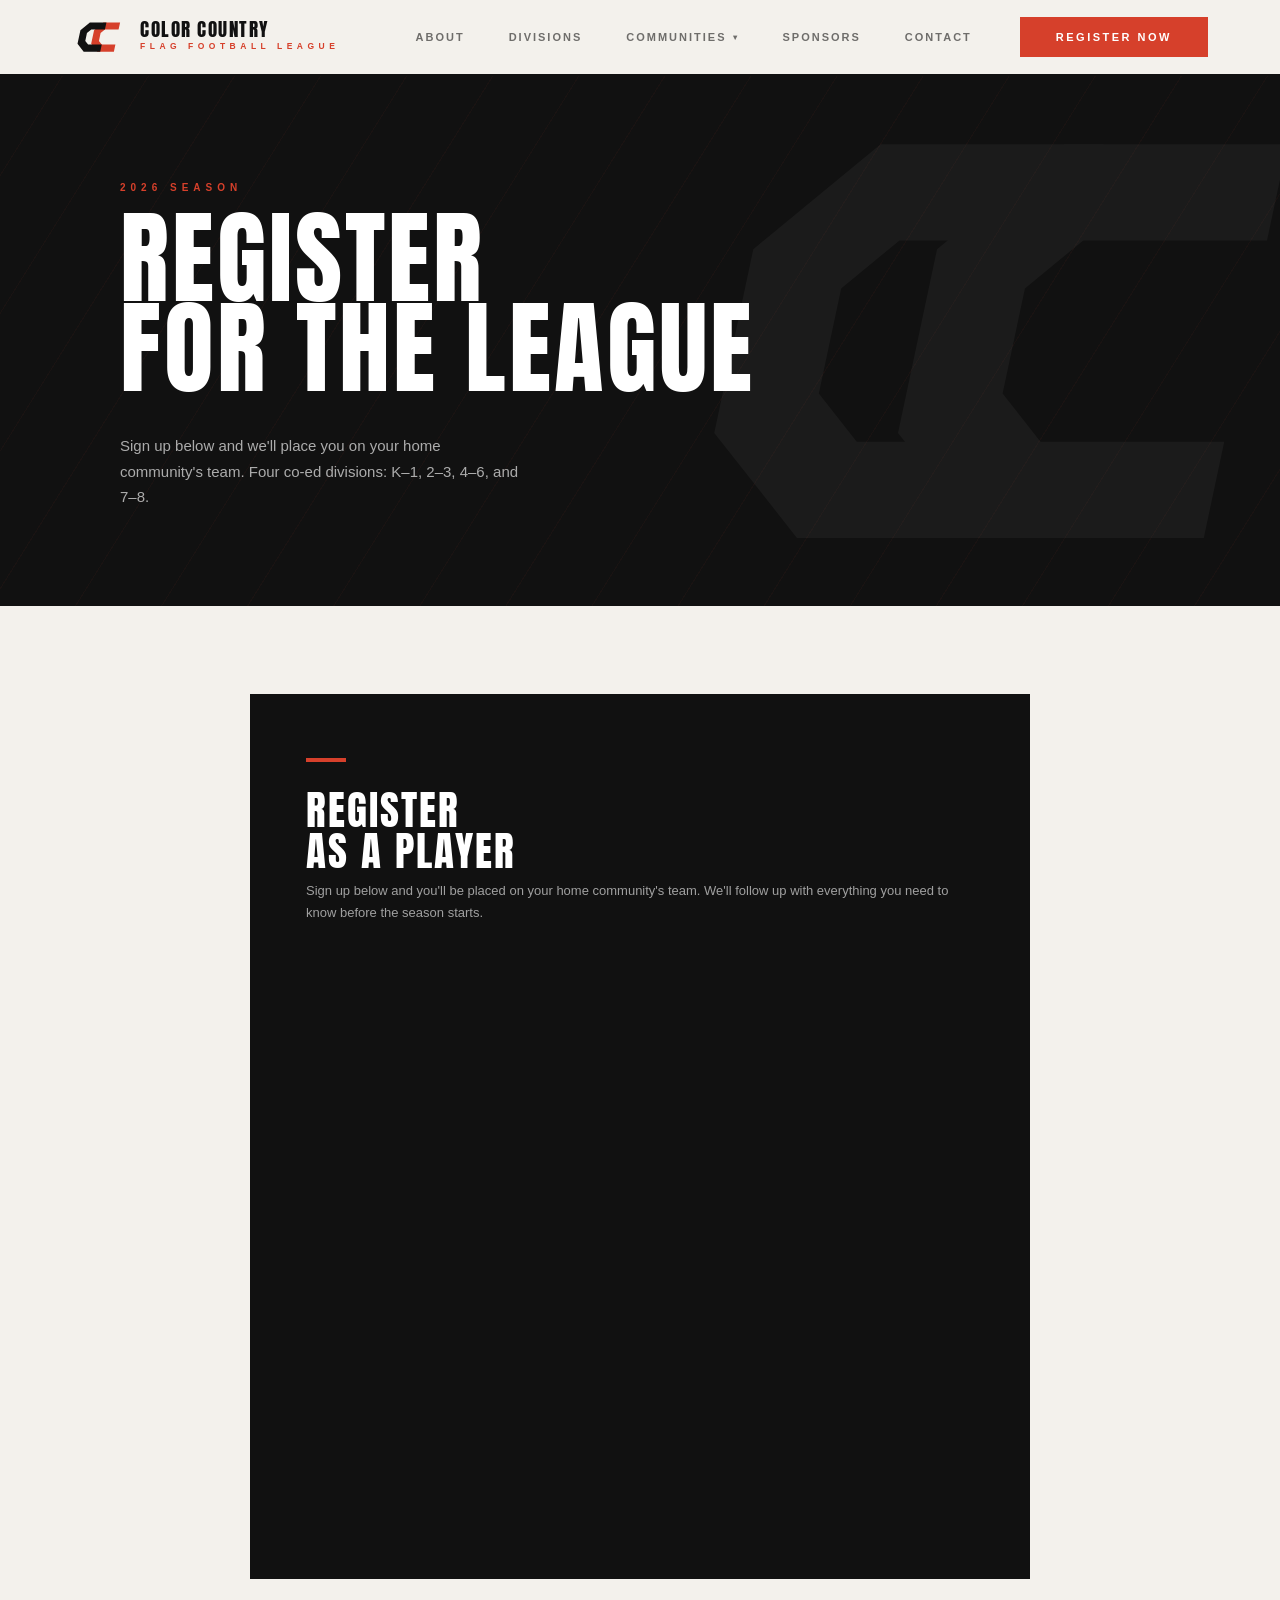
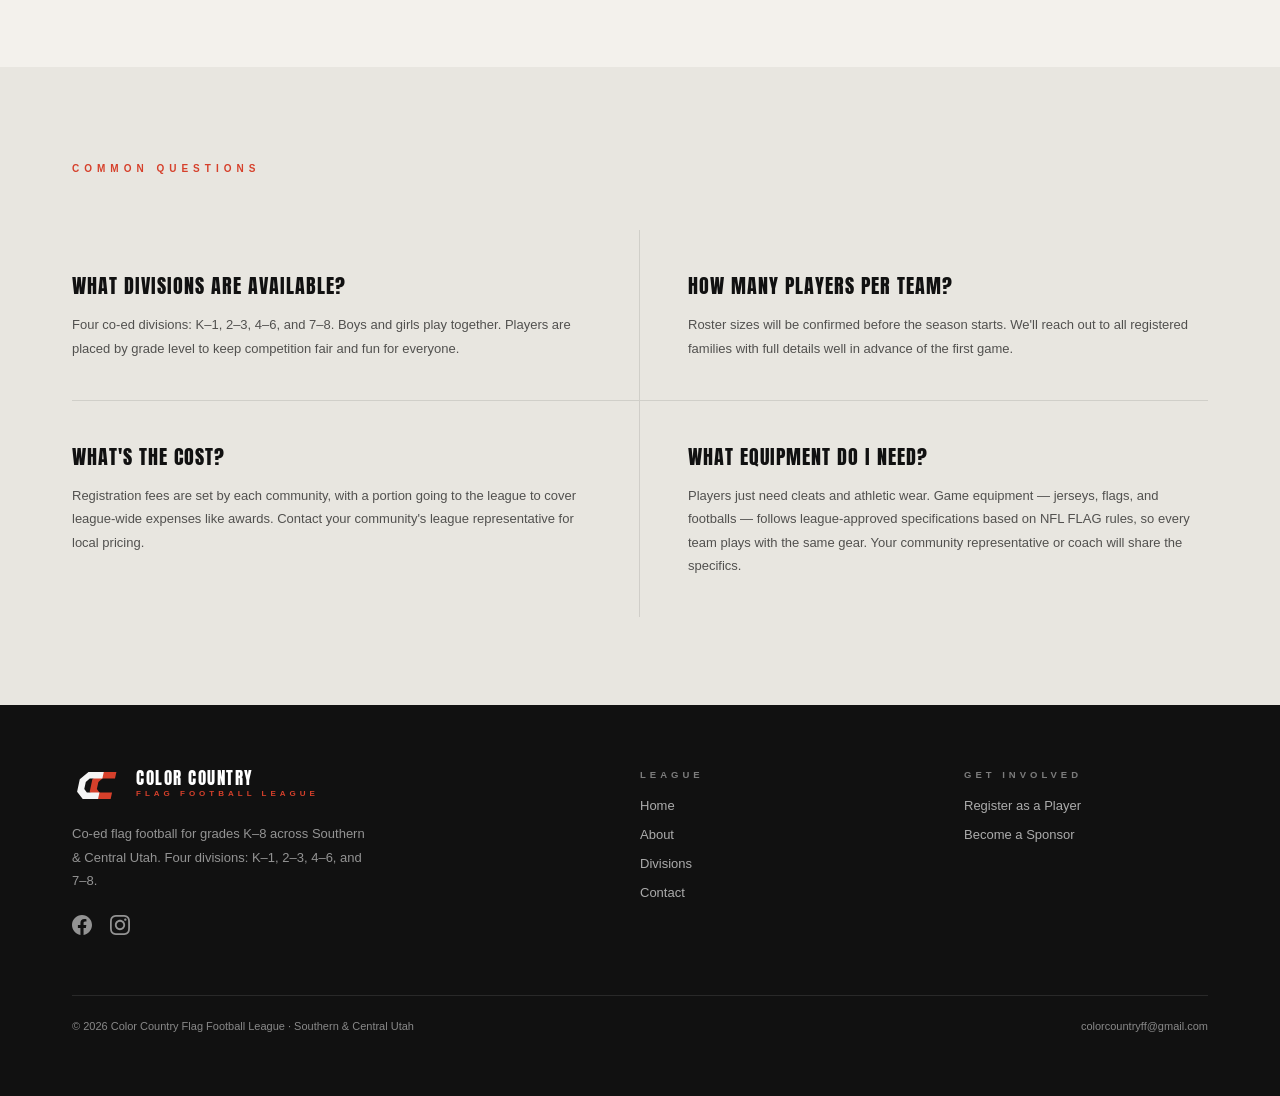
<file: register.html>
<!DOCTYPE html>
<html lang="en">
<head>
<meta charset="utf-8">
<meta name="viewport" content="width=device-width, initial-scale=1">
<title>Register | Color Country Flag Football League</title>
<meta name="description" content="Register for the 2026 Color Country Flag Football season and play for your home community's team — four co-ed divisions — K–1, 2–3, 4–6, and 7–8 — across Southern &amp; Central Utah.">
<meta property="og:type" content="website">
<meta property="og:site_name" content="Color Country Flag Football League">
<meta property="og:title" content="Register — Color Country Flag Football League">
<meta property="og:description" content="Register for the 2026 season and play for your home community's team. Four co-ed divisions: K–1, 2–3, 4–6, and 7–8.">
<meta property="og:image" content="https://lanemecham-ai.github.io/color-country-flag-football/favicon-512.png">
<link rel="icon" href="favicon.ico" sizes="48x48">
<link rel="icon" href="favicon.svg" type="image/svg+xml">
<link rel="apple-touch-icon" href="apple-touch-icon.png">
<link rel="preconnect" href="https://fonts.googleapis.com">
<link rel="preconnect" href="https://fonts.gstatic.com" crossorigin>
<link href="https://fonts.googleapis.com/css2?family=Anton&display=swap" rel="stylesheet">
<link rel="stylesheet" href="styles.css">
</head>
<body>

<a class="skip-link" href="#main">Skip to main content</a>

<header class="site-nav">
  <a class="brand" href="index.html" aria-label="Color Country Flag Football League — home">
    <svg class="brand-mark" viewBox="0 0 320 220" aria-hidden="true" focusable="false"><g transform="translate(62 20) skewX(-12)"><path transform="translate(84 0)" fill="#D6402B" d="M150 0 H48 L0 48 V132 L48 180 H150 V136 H66 L44 114 V66 L66 44 H150 Z"/><path fill="#111" d="M150 0 H48 L0 48 V132 L48 180 H150 V136 H66 L44 114 V66 L66 44 H150 Z"/></g></svg>
    <div>
      <div class="brand-name">Color Country</div>
      <div class="brand-tag">Flag Football League</div>
    </div>
  </a>
  <div class="nav-spacer"></div>
  <button class="nav-toggle" aria-expanded="false" aria-controls="site-menu">
    <span class="visually-hidden">Menu</span>
    <span class="nav-toggle-bars" aria-hidden="true"></span>
  </button>
  <nav id="site-menu" class="nav-menu" aria-label="Main">
    <a href="index.html#about">About</a>
    <a href="index.html#divisions">Divisions</a>
    <div class="nav-drop">
      <button class="nav-drop-toggle" type="button" aria-expanded="false" aria-controls="communities-menu">Communities <span class="nav-drop-caret" aria-hidden="true">▾</span></button>
      <div class="nav-drop-menu" id="communities-menu">
        <a href="wayne.html">Wayne</a>
        <a href="piute.html">Piute</a>
        <a href="milford.html">Milford</a>
        <a href="escalante.html">Escalante</a>
        <a href="bryce-valley.html">Bryce Valley</a>
        <a href="valley.html">Valley</a>
        <a href="panguitch.html">Panguitch</a>
        <a href="water-canyon.html">Water Canyon</a>
      </div>
    </div>
    <a href="sponsors.html">Sponsors</a>
    <a href="contact.html">Contact</a>
    <a class="btn btn-red" href="register.html" aria-current="page">Register Now</a>
  </nav>
</header>

<main id="main">

  <!-- PAGE HEADER -->
  <section class="page-header page-header-dark">
    <div class="page-header-lines" aria-hidden="true"></div>
    <div class="page-header-mark" aria-hidden="true">
      <svg width="700" height="482" viewBox="0 0 320 220"><g transform="translate(62 20) skewX(-12)"><path transform="translate(84 0)" fill="#fff" d="M150 0 H48 L0 48 V132 L48 180 H150 V136 H66 L44 114 V66 L66 44 H150 Z"/><path fill="#fff" d="M150 0 H48 L0 48 V132 L48 180 H150 V136 H66 L44 114 V66 L66 44 H150 Z"/></g></svg>
    </div>
    <div class="page-header-main">
      <p class="kicker">2026 Season</p>
      <h1 class="display">Register<br>for the League</h1>
    </div>
    <div class="page-header-aside">
      <p>Sign up below and we'll place you on your home community's team. Four co-ed divisions: K–1, 2–3, 4–6, and 7–8.</p>
    </div>
  </section>

  <!-- FORMS -->
  <section class="section section-cream">
    <div class="form-single">

      <!-- PLAYER REGISTRATION -->
      <div class="form-card form-card-dark" id="player">
        <div class="accent-bar" aria-hidden="true"></div>
        <h2>Register<br>as a Player</h2>
        <p>Sign up below and you'll be placed on your home community's team. We'll follow up with everything you need to know before the season starts.</p>
        <!-- SITE OWNER: Embedded JotForm "Player Registration" form (ID 261871778978179).
             To point at a different JotForm, replace the ID in the iframe id/src and in the
             jotformEmbedHandler call at the bottom of this file. -->
        <iframe
          id="JotFormIFrame-261871778978179"
          title="Player Registration form"
          src="https://form.jotform.com/261871778978179"
          allow="geolocation; microphone; camera; fullscreen; payment"
          frameborder="0"
          style="min-width:100%;max-width:100%;height:539px;border:none;"
          scrolling="no"
        ></iframe>
      </div>
    </div>
  </section>

  <!-- FAQ -->
  <section class="section section-band">
    <h2 class="kicker section-label">Common Questions</h2>
    <div class="faq-grid">
      <div class="faq">
        <h3>What divisions are available?</h3>
        <p>Four co-ed divisions: K–1, 2–3, 4–6, and 7–8. Boys and girls play together. Players are placed by grade level to keep competition fair and fun for everyone.</p>
      </div>
      <div class="faq">
        <h3>How many players per team?</h3>
        <p>Roster sizes will be confirmed before the season starts. We'll reach out to all registered families with full details well in advance of the first game.</p>
      </div>
      <div class="faq">
        <h3>What's the cost?</h3>
        <p>Registration fees are set by each community, with a portion going to the league to cover league-wide expenses like awards. Contact your community's league representative for local pricing.</p>
      </div>
      <div class="faq">
        <h3>What equipment do I need?</h3>
        <p>Players just need cleats and athletic wear. Game equipment — jerseys, flags, and footballs — follows league-approved specifications based on NFL FLAG rules, so every team plays with the same gear. Your community representative or coach will share the specifics.</p>
      </div>
    </div>
  </section>

</main>

<!-- FOOTER -->
<footer class="site-footer">
  <div class="footer-cols">
    <div class="footer-brand">
      <div class="footer-brand-row">
        <svg class="footer-brand-mark" viewBox="0 0 320 220" aria-hidden="true" focusable="false"><g transform="translate(62 20) skewX(-12)"><path transform="translate(84 0)" fill="#D6402B" d="M150 0 H48 L0 48 V132 L48 180 H150 V136 H66 L44 114 V66 L66 44 H150 Z"/><path fill="#F5F5F5" d="M150 0 H48 L0 48 V132 L48 180 H150 V136 H66 L44 114 V66 L66 44 H150 Z"/></g></svg>
        <div>
          <div class="footer-brand-name">Color Country</div>
          <div class="footer-brand-tag">Flag Football League</div>
        </div>
      </div>
      <p>Co-ed flag football for grades K–8 across Southern &amp; Central Utah. Four divisions: K–1, 2–3, 4–6, and 7–8.</p>
      <div class="footer-social">
        <a href="https://www.facebook.com/profile.php?id=61591406416175" target="_blank" rel="noopener" aria-label="Color Country Flag Football on Facebook">
          <svg viewBox="0 0 24 24" aria-hidden="true" focusable="false"><path d="M24 12.073c0-6.627-5.373-12-12-12s-12 5.373-12 12c0 5.99 4.388 10.954 10.125 11.854v-8.385H7.078v-3.47h3.047V9.43c0-3.007 1.792-4.669 4.533-4.669 1.312 0 2.686.235 2.686.235v2.953H15.83c-1.491 0-1.956.925-1.956 1.874v2.25h3.328l-.532 3.47h-2.796v8.385C19.612 23.027 24 18.062 24 12.073z"/></svg>
        </a>
        <a href="https://www.instagram.com/colorcountryff/" target="_blank" rel="noopener" aria-label="Color Country Flag Football on Instagram (@colorcountryff)">
          <svg viewBox="0 0 24 24" aria-hidden="true" focusable="false"><path d="M12 0C8.74 0 8.333.015 7.053.072 5.775.132 4.905.333 4.14.63c-.789.306-1.459.717-2.126 1.384S.935 3.35.63 4.14C.333 4.905.131 5.775.072 7.053.012 8.333 0 8.74 0 12s.015 3.667.072 4.947c.06 1.277.261 2.148.558 2.913.306.788.717 1.459 1.384 2.126.667.666 1.336 1.079 2.126 1.384.766.296 1.636.499 2.913.558C8.333 23.988 8.74 24 12 24s3.667-.015 4.947-.072c1.277-.06 2.148-.262 2.913-.558.788-.306 1.459-.718 2.126-1.384.666-.667 1.079-1.335 1.384-2.126.296-.765.499-1.636.558-2.913.06-1.28.072-1.687.072-4.947s-.015-3.667-.072-4.947c-.06-1.277-.262-2.149-.558-2.913-.306-.789-.718-1.459-1.384-2.126C21.319 1.347 20.651.935 19.86.63c-.765-.297-1.636-.499-2.913-.558C15.667.012 15.26 0 12 0zm0 2.16c3.203 0 3.585.016 4.85.071 1.17.055 1.805.249 2.227.415.562.217.96.477 1.382.896.419.42.679.819.896 1.381.164.422.36 1.057.413 2.227.057 1.266.07 1.646.07 4.85s-.015 3.585-.074 4.85c-.061 1.17-.256 1.805-.421 2.227-.224.562-.479.96-.899 1.382-.419.419-.824.679-1.38.896-.42.164-1.065.36-2.235.413-1.274.057-1.649.07-4.859.07-3.211 0-3.586-.015-4.859-.074-1.171-.061-1.816-.256-2.236-.421-.569-.224-.96-.479-1.379-.899-.421-.419-.69-.824-.9-1.38-.165-.42-.359-1.065-.42-2.235-.045-1.26-.061-1.649-.061-4.844 0-3.196.016-3.586.061-4.861.061-1.17.255-1.814.42-2.234.21-.57.479-.96.9-1.381.419-.419.81-.689 1.379-.898.42-.166 1.051-.361 2.221-.421 1.275-.045 1.65-.06 4.859-.06l.045.03zm0 3.678c-3.405 0-6.162 2.76-6.162 6.162 0 3.405 2.76 6.162 6.162 6.162 3.405 0 6.162-2.76 6.162-6.162 0-3.405-2.76-6.162-6.162-6.162zM12 16c-2.21 0-4-1.79-4-4s1.79-4 4-4 4 1.79 4 4-1.79 4-4 4zm7.846-10.405c0 .795-.646 1.44-1.44 1.44-.795 0-1.44-.646-1.44-1.44 0-.794.646-1.439 1.44-1.439.793-.001 1.44.645 1.44 1.439z"/></svg>
        </a>
      </div>
    </div>
    <nav class="footer-col" aria-label="League">
      <div class="footer-col-title">League</div>
      <a href="index.html">Home</a>
      <a href="index.html#about">About</a>
      <a href="index.html#divisions">Divisions</a>
      <a href="contact.html">Contact</a>
    </nav>
    <nav class="footer-col" aria-label="Get involved">
      <div class="footer-col-title">Get Involved</div>
      <a href="register.html">Register as a Player</a>
      <a href="sponsors.html">Become a Sponsor</a>
    </nav>
  </div>
  <div class="footer-bottom">
    <p>© 2026 Color Country Flag Football League · Southern &amp; Central Utah</p>
    <a href="mailto:colorcountryff@gmail.com">colorcountryff@gmail.com</a>
  </div>
</footer>

<script src="main.js"></script>
<script src="https://cdn.jotform.com/s/umd/latest/for-form-embed-handler.js"></script>
<script>
  if (window.jotformEmbedHandler) {
    window.jotformEmbedHandler("iframe[id='JotFormIFrame-261871778978179']", "https://form.jotform.com/");
  }
</script>
</body>
</html>
</file>
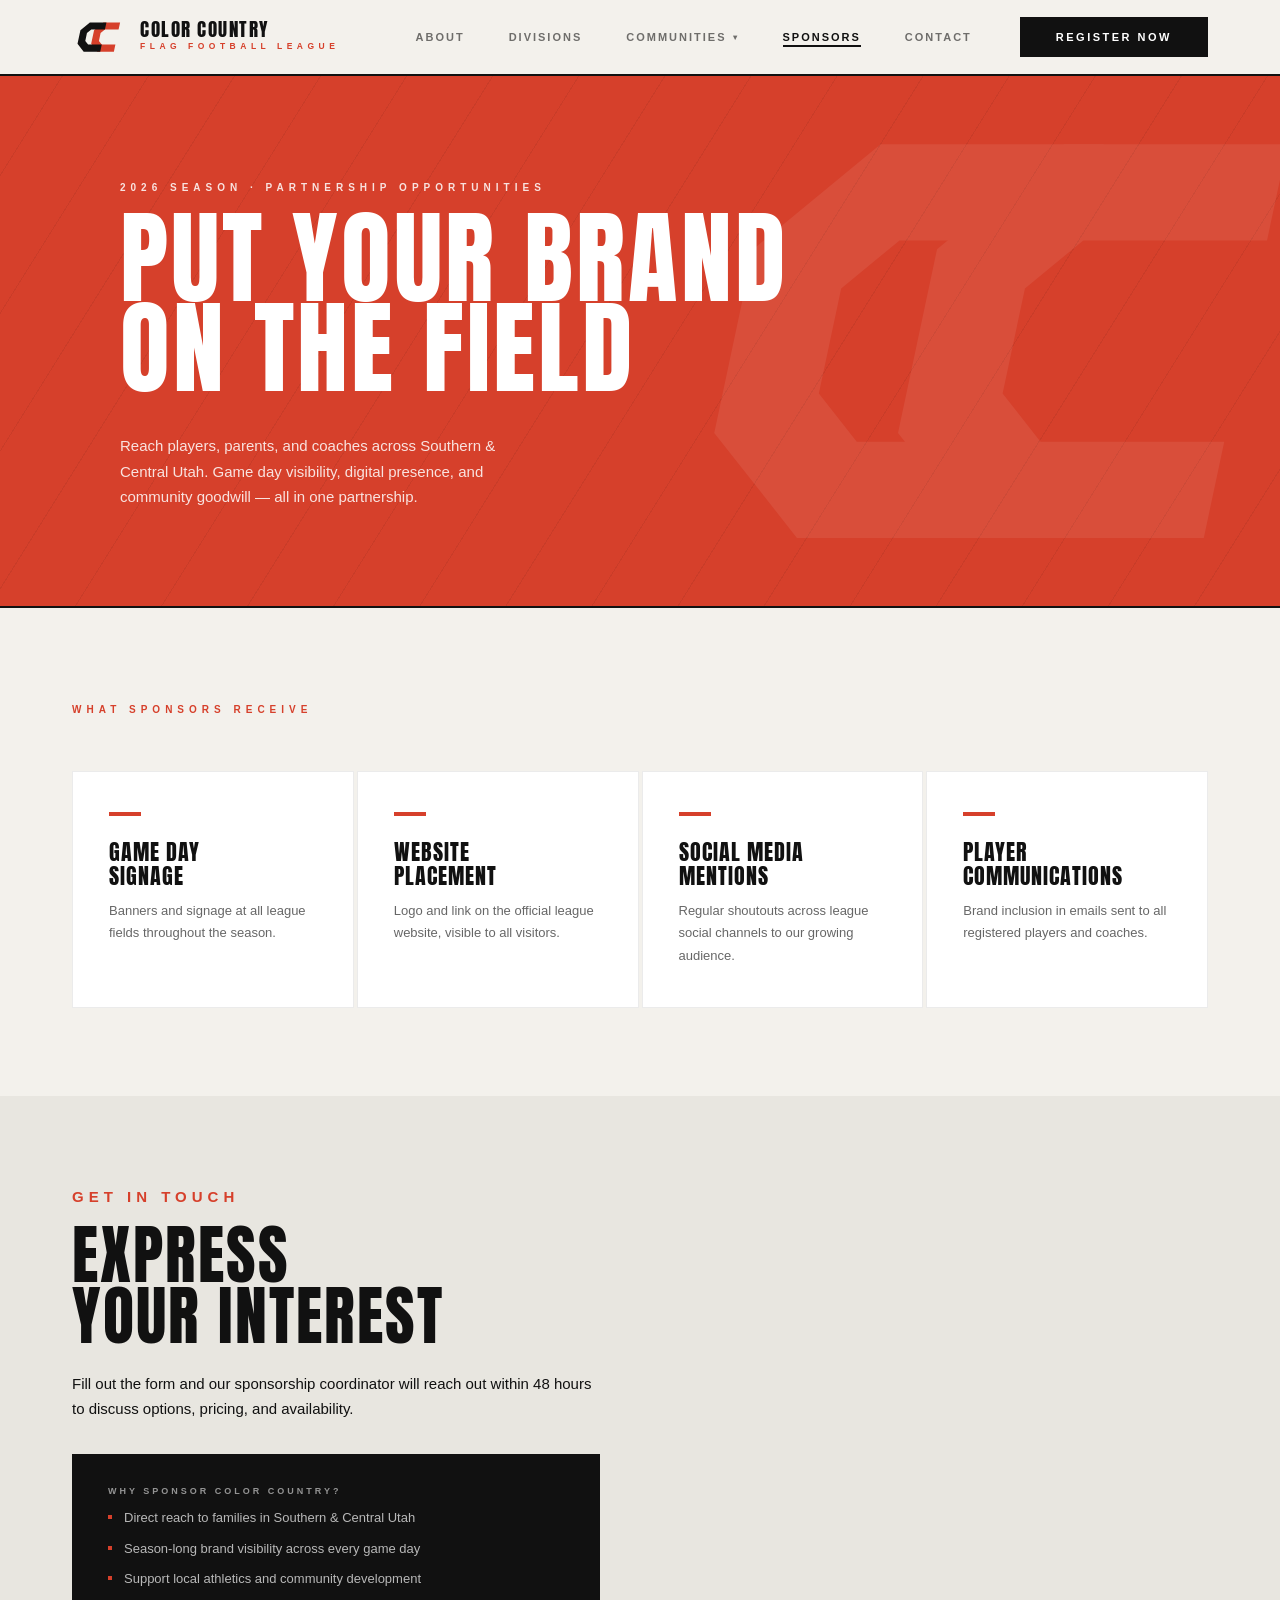
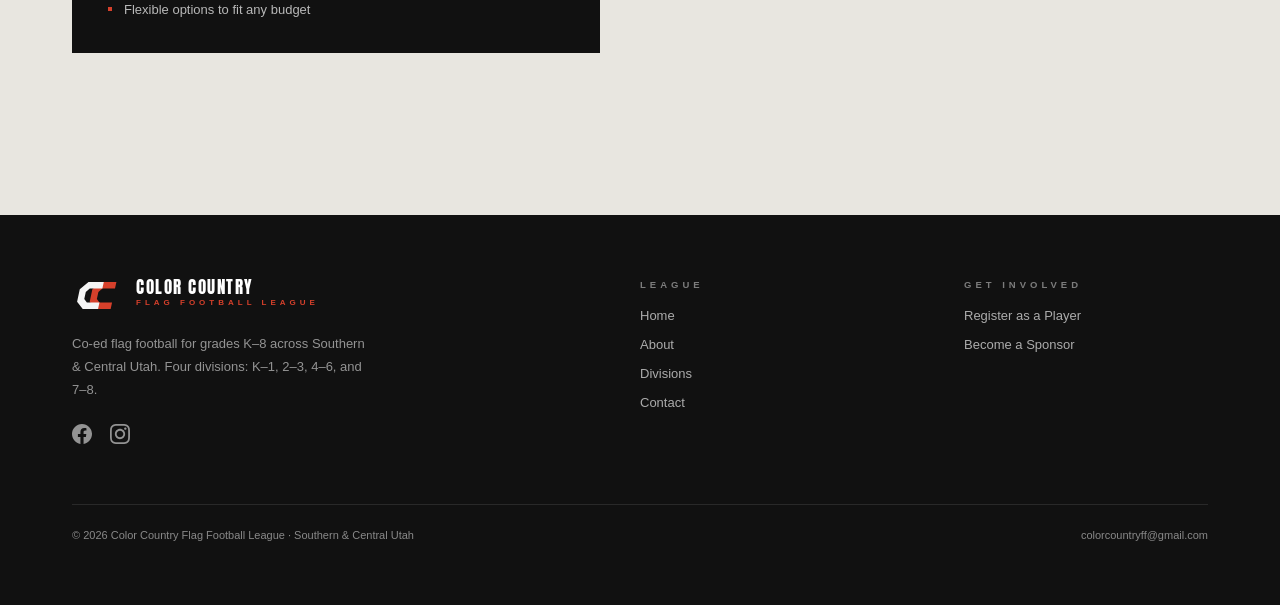
<file: sponsors.html>
<!DOCTYPE html>
<html lang="en">
<head>
<meta charset="utf-8">
<meta name="viewport" content="width=device-width, initial-scale=1">
<title>Sponsors | Color Country Flag Football League</title>
<meta name="description" content="Sponsor Color Country Flag Football and put your brand in front of families across Southern &amp; Central Utah. Game-day signage, website placement, social media mentions, and more — get in touch to learn more.">
<meta property="og:type" content="website">
<meta property="og:site_name" content="Color Country Flag Football League">
<meta property="og:title" content="Sponsors — Color Country Flag Football League">
<meta property="og:description" content="Put your brand on the field. Sponsorship opportunities reaching families across Southern &amp; Central Utah.">
<meta property="og:image" content="https://lanemecham-ai.github.io/color-country-flag-football/favicon-512.png">
<link rel="icon" href="favicon.ico" sizes="48x48">
<link rel="icon" href="favicon.svg" type="image/svg+xml">
<link rel="apple-touch-icon" href="apple-touch-icon.png">
<link rel="preconnect" href="https://fonts.googleapis.com">
<link rel="preconnect" href="https://fonts.gstatic.com" crossorigin>
<link href="https://fonts.googleapis.com/css2?family=Anton&display=swap" rel="stylesheet">
<link rel="stylesheet" href="styles.css">
</head>
<body>

<a class="skip-link" href="#main">Skip to main content</a>

<header class="site-nav">
  <a class="brand" href="index.html" aria-label="Color Country Flag Football League — home">
    <svg class="brand-mark" viewBox="0 0 320 220" aria-hidden="true" focusable="false"><g transform="translate(62 20) skewX(-12)"><path transform="translate(84 0)" fill="#D6402B" d="M150 0 H48 L0 48 V132 L48 180 H150 V136 H66 L44 114 V66 L66 44 H150 Z"/><path fill="#111" d="M150 0 H48 L0 48 V132 L48 180 H150 V136 H66 L44 114 V66 L66 44 H150 Z"/></g></svg>
    <div>
      <div class="brand-name">Color Country</div>
      <div class="brand-tag">Flag Football League</div>
    </div>
  </a>
  <div class="nav-spacer"></div>
  <button class="nav-toggle" aria-expanded="false" aria-controls="site-menu">
    <span class="visually-hidden">Menu</span>
    <span class="nav-toggle-bars" aria-hidden="true"></span>
  </button>
  <nav id="site-menu" class="nav-menu" aria-label="Main">
    <a href="index.html#about">About</a>
    <a href="index.html#divisions">Divisions</a>
    <div class="nav-drop">
      <button class="nav-drop-toggle" type="button" aria-expanded="false" aria-controls="communities-menu">Communities <span class="nav-drop-caret" aria-hidden="true">▾</span></button>
      <div class="nav-drop-menu" id="communities-menu">
        <a href="wayne.html">Wayne</a>
        <a href="piute.html">Piute</a>
        <a href="milford.html">Milford</a>
        <a href="escalante.html">Escalante</a>
        <a href="bryce-valley.html">Bryce Valley</a>
        <a href="valley.html">Valley</a>
        <a href="panguitch.html">Panguitch</a>
        <a href="water-canyon.html">Water Canyon</a>
      </div>
    </div>
    <a href="sponsors.html" class="active" aria-current="page">Sponsors</a>
    <a href="contact.html">Contact</a>
    <a class="btn btn-dark" href="register.html">Register Now</a>
  </nav>
</header>

<main id="main">

  <!-- PAGE HEADER -->
  <section class="page-header page-header-red">
    <div class="page-header-lines" aria-hidden="true"></div>
    <div class="page-header-mark" aria-hidden="true">
      <svg width="700" height="482" viewBox="0 0 320 220"><g transform="translate(62 20) skewX(-12)"><path transform="translate(84 0)" fill="#fff" d="M150 0 H48 L0 48 V132 L48 180 H150 V136 H66 L44 114 V66 L66 44 H150 Z"/><path fill="#fff" d="M150 0 H48 L0 48 V132 L48 180 H150 V136 H66 L44 114 V66 L66 44 H150 Z"/></g></svg>
    </div>
    <div class="page-header-main">
      <p class="kicker">2026 Season · Partnership Opportunities</p>
      <h1 class="display">Put Your Brand<br>On the Field</h1>
    </div>
    <div class="page-header-aside">
      <p>Reach players, parents, and coaches across Southern &amp; Central Utah. Game day visibility, digital presence, and community goodwill — all in one partnership.</p>
    </div>
  </section>

  <!-- BENEFITS -->
  <section class="section section-cream section-rule">
    <h2 class="kicker section-label">What Sponsors Receive</h2>
    <div class="benefit-grid">
      <div class="benefit">
        <div class="accent-bar" aria-hidden="true"></div>
        <h3>Game Day<br>Signage</h3>
        <p>Banners and signage at all league fields throughout the season.</p>
      </div>
      <div class="benefit">
        <div class="accent-bar" aria-hidden="true"></div>
        <h3>Website<br>Placement</h3>
        <p>Logo and link on the official league website, visible to all visitors.</p>
      </div>
      <div class="benefit">
        <div class="accent-bar" aria-hidden="true"></div>
        <h3>Social Media<br>Mentions</h3>
        <p>Regular shoutouts across league social channels to our growing audience.</p>
      </div>
      <div class="benefit">
        <div class="accent-bar" aria-hidden="true"></div>
        <h3>Player<br>Communications</h3>
        <p>Brand inclusion in emails sent to all registered players and coaches.</p>
      </div>
    </div>
  </section>

  <!-- INTEREST FORM -->
  <section class="section section-band" id="interest">
    <div class="split">
      <div class="split-intro">
        <p class="kicker">Get in Touch</p>
        <h2 class="display split-title">Express<br>Your Interest</h2>
        <p>Fill out the form and our sponsorship coordinator will reach out within 48 hours to discuss options, pricing, and availability.</p>
        <div class="pitch-box">
          <div class="pitch-box-label">Why sponsor Color Country?</div>
          <ul>
            <li>Direct reach to families in Southern &amp; Central Utah</li>
            <li>Season-long brand visibility across every game day</li>
            <li>Support local athletics and community development</li>
            <li>Flexible options to fit any budget</li>
          </ul>
        </div>
      </div>
      <div>
        <!-- SITE OWNER: Embedded JotForm "Sponsor Interest" form (ID 261872619555165).
             To point at a different JotForm, replace the ID in the iframe id/src and in the
             jotformEmbedHandler call at the bottom of this file. -->
        <iframe
          id="JotFormIFrame-261872619555165"
          title="Sponsorship Interest form"
          src="https://form.jotform.com/261872619555165"
          allow="geolocation; microphone; camera; fullscreen; payment"
          frameborder="0"
          style="min-width:100%;max-width:100%;height:539px;border:none;"
          scrolling="no"
        ></iframe>
      </div>
    </div>
  </section>

</main>

<!-- FOOTER -->
<footer class="site-footer">
  <div class="footer-cols">
    <div class="footer-brand">
      <div class="footer-brand-row">
        <svg class="footer-brand-mark" viewBox="0 0 320 220" aria-hidden="true" focusable="false"><g transform="translate(62 20) skewX(-12)"><path transform="translate(84 0)" fill="#D6402B" d="M150 0 H48 L0 48 V132 L48 180 H150 V136 H66 L44 114 V66 L66 44 H150 Z"/><path fill="#F5F5F5" d="M150 0 H48 L0 48 V132 L48 180 H150 V136 H66 L44 114 V66 L66 44 H150 Z"/></g></svg>
        <div>
          <div class="footer-brand-name">Color Country</div>
          <div class="footer-brand-tag">Flag Football League</div>
        </div>
      </div>
      <p>Co-ed flag football for grades K–8 across Southern &amp; Central Utah. Four divisions: K–1, 2–3, 4–6, and 7–8.</p>
      <div class="footer-social">
        <a href="https://www.facebook.com/profile.php?id=61591406416175" target="_blank" rel="noopener" aria-label="Color Country Flag Football on Facebook">
          <svg viewBox="0 0 24 24" aria-hidden="true" focusable="false"><path d="M24 12.073c0-6.627-5.373-12-12-12s-12 5.373-12 12c0 5.99 4.388 10.954 10.125 11.854v-8.385H7.078v-3.47h3.047V9.43c0-3.007 1.792-4.669 4.533-4.669 1.312 0 2.686.235 2.686.235v2.953H15.83c-1.491 0-1.956.925-1.956 1.874v2.25h3.328l-.532 3.47h-2.796v8.385C19.612 23.027 24 18.062 24 12.073z"/></svg>
        </a>
        <a href="https://www.instagram.com/colorcountryff/" target="_blank" rel="noopener" aria-label="Color Country Flag Football on Instagram (@colorcountryff)">
          <svg viewBox="0 0 24 24" aria-hidden="true" focusable="false"><path d="M12 0C8.74 0 8.333.015 7.053.072 5.775.132 4.905.333 4.14.63c-.789.306-1.459.717-2.126 1.384S.935 3.35.63 4.14C.333 4.905.131 5.775.072 7.053.012 8.333 0 8.74 0 12s.015 3.667.072 4.947c.06 1.277.261 2.148.558 2.913.306.788.717 1.459 1.384 2.126.667.666 1.336 1.079 2.126 1.384.766.296 1.636.499 2.913.558C8.333 23.988 8.74 24 12 24s3.667-.015 4.947-.072c1.277-.06 2.148-.262 2.913-.558.788-.306 1.459-.718 2.126-1.384.666-.667 1.079-1.335 1.384-2.126.296-.765.499-1.636.558-2.913.06-1.28.072-1.687.072-4.947s-.015-3.667-.072-4.947c-.06-1.277-.262-2.149-.558-2.913-.306-.789-.718-1.459-1.384-2.126C21.319 1.347 20.651.935 19.86.63c-.765-.297-1.636-.499-2.913-.558C15.667.012 15.26 0 12 0zm0 2.16c3.203 0 3.585.016 4.85.071 1.17.055 1.805.249 2.227.415.562.217.96.477 1.382.896.419.42.679.819.896 1.381.164.422.36 1.057.413 2.227.057 1.266.07 1.646.07 4.85s-.015 3.585-.074 4.85c-.061 1.17-.256 1.805-.421 2.227-.224.562-.479.96-.899 1.382-.419.419-.824.679-1.38.896-.42.164-1.065.36-2.235.413-1.274.057-1.649.07-4.859.07-3.211 0-3.586-.015-4.859-.074-1.171-.061-1.816-.256-2.236-.421-.569-.224-.96-.479-1.379-.899-.421-.419-.69-.824-.9-1.38-.165-.42-.359-1.065-.42-2.235-.045-1.26-.061-1.649-.061-4.844 0-3.196.016-3.586.061-4.861.061-1.17.255-1.814.42-2.234.21-.57.479-.96.9-1.381.419-.419.81-.689 1.379-.898.42-.166 1.051-.361 2.221-.421 1.275-.045 1.65-.06 4.859-.06l.045.03zm0 3.678c-3.405 0-6.162 2.76-6.162 6.162 0 3.405 2.76 6.162 6.162 6.162 3.405 0 6.162-2.76 6.162-6.162 0-3.405-2.76-6.162-6.162-6.162zM12 16c-2.21 0-4-1.79-4-4s1.79-4 4-4 4 1.79 4 4-1.79 4-4 4zm7.846-10.405c0 .795-.646 1.44-1.44 1.44-.795 0-1.44-.646-1.44-1.44 0-.794.646-1.439 1.44-1.439.793-.001 1.44.645 1.44 1.439z"/></svg>
        </a>
      </div>
    </div>
    <nav class="footer-col" aria-label="League">
      <div class="footer-col-title">League</div>
      <a href="index.html">Home</a>
      <a href="index.html#about">About</a>
      <a href="index.html#divisions">Divisions</a>
      <a href="contact.html">Contact</a>
    </nav>
    <nav class="footer-col" aria-label="Get involved">
      <div class="footer-col-title">Get Involved</div>
      <a href="register.html">Register as a Player</a>
      <a href="sponsors.html">Become a Sponsor</a>
    </nav>
  </div>
  <div class="footer-bottom">
    <p>© 2026 Color Country Flag Football League · Southern &amp; Central Utah</p>
    <a href="mailto:colorcountryff@gmail.com">colorcountryff@gmail.com</a>
  </div>
</footer>

<script src="main.js"></script>
<script src="https://cdn.jotform.com/s/umd/latest/for-form-embed-handler.js"></script>
<script>
  if (window.jotformEmbedHandler) {
    window.jotformEmbedHandler("iframe[id='JotFormIFrame-261872619555165']", "https://form.jotform.com/");
  }
</script>
</body>
</html>
</file>
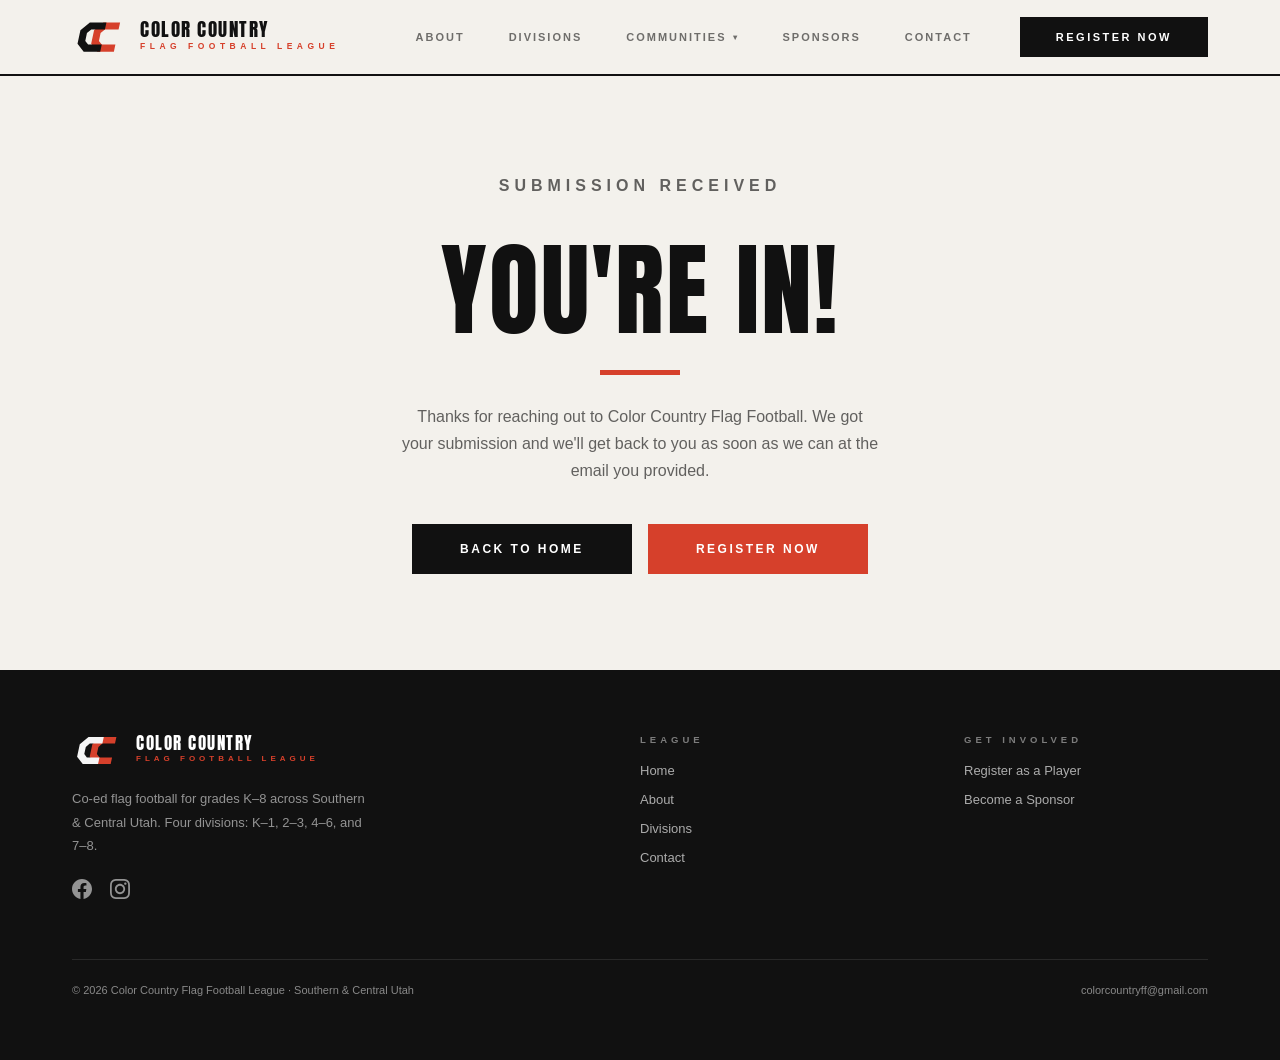
<file: thanks.html>
<!DOCTYPE html>
<html lang="en">
<head>
<meta charset="utf-8">
<meta name="viewport" content="width=device-width, initial-scale=1">
<title>Thank You | Color Country Flag Football League</title>
<meta name="description" content="Your submission was received. Color Country Flag Football League will be in touch soon.">
<meta name="robots" content="noindex">
<meta property="og:type" content="website">
<meta property="og:site_name" content="Color Country Flag Football League">
<meta property="og:title" content="Thank You — Color Country Flag Football League">
<meta property="og:description" content="Your submission was received. We'll be in touch soon.">
<meta property="og:image" content="https://lanemecham-ai.github.io/color-country-flag-football/favicon-512.png">
<link rel="icon" href="favicon.ico" sizes="48x48">
<link rel="icon" href="favicon.svg" type="image/svg+xml">
<link rel="apple-touch-icon" href="apple-touch-icon.png">
<link rel="preconnect" href="https://fonts.googleapis.com">
<link rel="preconnect" href="https://fonts.gstatic.com" crossorigin>
<link href="https://fonts.googleapis.com/css2?family=Anton&display=swap" rel="stylesheet">
<link rel="stylesheet" href="styles.css">
</head>
<body>

<a class="skip-link" href="#main">Skip to main content</a>

<header class="site-nav">
  <a class="brand" href="index.html" aria-label="Color Country Flag Football League — home">
    <svg class="brand-mark" viewBox="0 0 320 220" aria-hidden="true" focusable="false"><g transform="translate(62 20) skewX(-12)"><path transform="translate(84 0)" fill="#D6402B" d="M150 0 H48 L0 48 V132 L48 180 H150 V136 H66 L44 114 V66 L66 44 H150 Z"/><path fill="#111" d="M150 0 H48 L0 48 V132 L48 180 H150 V136 H66 L44 114 V66 L66 44 H150 Z"/></g></svg>
    <div>
      <div class="brand-name">Color Country</div>
      <div class="brand-tag">Flag Football League</div>
    </div>
  </a>
  <div class="nav-spacer"></div>
  <button class="nav-toggle" aria-expanded="false" aria-controls="site-menu">
    <span class="visually-hidden">Menu</span>
    <span class="nav-toggle-bars" aria-hidden="true"></span>
  </button>
  <nav id="site-menu" class="nav-menu" aria-label="Main">
    <a href="index.html#about">About</a>
    <a href="index.html#divisions">Divisions</a>
    <div class="nav-drop">
      <button class="nav-drop-toggle" type="button" aria-expanded="false" aria-controls="communities-menu">Communities <span class="nav-drop-caret" aria-hidden="true">▾</span></button>
      <div class="nav-drop-menu" id="communities-menu">
        <a href="wayne.html">Wayne</a>
        <a href="piute.html">Piute</a>
        <a href="milford.html">Milford</a>
        <a href="escalante.html">Escalante</a>
        <a href="bryce-valley.html">Bryce Valley</a>
        <a href="valley.html">Valley</a>
        <a href="panguitch.html">Panguitch</a>
        <a href="water-canyon.html">Water Canyon</a>
      </div>
    </div>
    <a href="sponsors.html">Sponsors</a>
    <a href="contact.html">Contact</a>
    <a class="btn btn-dark" href="register.html">Register Now</a>
  </nav>
</header>

<main id="main">
  <section class="thanks">
    <p class="kicker">Submission Received</p>
    <h1 class="display">You're In!</h1>
    <div class="accent-bar" aria-hidden="true"></div>
    <p>Thanks for reaching out to Color Country Flag Football. We got your submission and we'll get back to you as soon as we can at the email you provided.</p>
    <div class="thanks-actions">
      <a class="btn btn-dark" href="index.html">Back to Home</a>
      <a class="btn btn-red" href="register.html">Register Now</a>
    </div>
  </section>
</main>

<!-- FOOTER -->
<footer class="site-footer">
  <div class="footer-cols">
    <div class="footer-brand">
      <div class="footer-brand-row">
        <svg class="footer-brand-mark" viewBox="0 0 320 220" aria-hidden="true" focusable="false"><g transform="translate(62 20) skewX(-12)"><path transform="translate(84 0)" fill="#D6402B" d="M150 0 H48 L0 48 V132 L48 180 H150 V136 H66 L44 114 V66 L66 44 H150 Z"/><path fill="#F5F5F5" d="M150 0 H48 L0 48 V132 L48 180 H150 V136 H66 L44 114 V66 L66 44 H150 Z"/></g></svg>
        <div>
          <div class="footer-brand-name">Color Country</div>
          <div class="footer-brand-tag">Flag Football League</div>
        </div>
      </div>
      <p>Co-ed flag football for grades K–8 across Southern &amp; Central Utah. Four divisions: K–1, 2–3, 4–6, and 7–8.</p>
      <div class="footer-social">
        <a href="https://www.facebook.com/profile.php?id=61591406416175" target="_blank" rel="noopener" aria-label="Color Country Flag Football on Facebook">
          <svg viewBox="0 0 24 24" aria-hidden="true" focusable="false"><path d="M24 12.073c0-6.627-5.373-12-12-12s-12 5.373-12 12c0 5.99 4.388 10.954 10.125 11.854v-8.385H7.078v-3.47h3.047V9.43c0-3.007 1.792-4.669 4.533-4.669 1.312 0 2.686.235 2.686.235v2.953H15.83c-1.491 0-1.956.925-1.956 1.874v2.25h3.328l-.532 3.47h-2.796v8.385C19.612 23.027 24 18.062 24 12.073z"/></svg>
        </a>
        <a href="https://www.instagram.com/colorcountryff/" target="_blank" rel="noopener" aria-label="Color Country Flag Football on Instagram (@colorcountryff)">
          <svg viewBox="0 0 24 24" aria-hidden="true" focusable="false"><path d="M12 0C8.74 0 8.333.015 7.053.072 5.775.132 4.905.333 4.14.63c-.789.306-1.459.717-2.126 1.384S.935 3.35.63 4.14C.333 4.905.131 5.775.072 7.053.012 8.333 0 8.74 0 12s.015 3.667.072 4.947c.06 1.277.261 2.148.558 2.913.306.788.717 1.459 1.384 2.126.667.666 1.336 1.079 2.126 1.384.766.296 1.636.499 2.913.558C8.333 23.988 8.74 24 12 24s3.667-.015 4.947-.072c1.277-.06 2.148-.262 2.913-.558.788-.306 1.459-.718 2.126-1.384.666-.667 1.079-1.335 1.384-2.126.296-.765.499-1.636.558-2.913.06-1.28.072-1.687.072-4.947s-.015-3.667-.072-4.947c-.06-1.277-.262-2.149-.558-2.913-.306-.789-.718-1.459-1.384-2.126C21.319 1.347 20.651.935 19.86.63c-.765-.297-1.636-.499-2.913-.558C15.667.012 15.26 0 12 0zm0 2.16c3.203 0 3.585.016 4.85.071 1.17.055 1.805.249 2.227.415.562.217.96.477 1.382.896.419.42.679.819.896 1.381.164.422.36 1.057.413 2.227.057 1.266.07 1.646.07 4.85s-.015 3.585-.074 4.85c-.061 1.17-.256 1.805-.421 2.227-.224.562-.479.96-.899 1.382-.419.419-.824.679-1.38.896-.42.164-1.065.36-2.235.413-1.274.057-1.649.07-4.859.07-3.211 0-3.586-.015-4.859-.074-1.171-.061-1.816-.256-2.236-.421-.569-.224-.96-.479-1.379-.899-.421-.419-.69-.824-.9-1.38-.165-.42-.359-1.065-.42-2.235-.045-1.26-.061-1.649-.061-4.844 0-3.196.016-3.586.061-4.861.061-1.17.255-1.814.42-2.234.21-.57.479-.96.9-1.381.419-.419.81-.689 1.379-.898.42-.166 1.051-.361 2.221-.421 1.275-.045 1.65-.06 4.859-.06l.045.03zm0 3.678c-3.405 0-6.162 2.76-6.162 6.162 0 3.405 2.76 6.162 6.162 6.162 3.405 0 6.162-2.76 6.162-6.162 0-3.405-2.76-6.162-6.162-6.162zM12 16c-2.21 0-4-1.79-4-4s1.79-4 4-4 4 1.79 4 4-1.79 4-4 4zm7.846-10.405c0 .795-.646 1.44-1.44 1.44-.795 0-1.44-.646-1.44-1.44 0-.794.646-1.439 1.44-1.439.793-.001 1.44.645 1.44 1.439z"/></svg>
        </a>
      </div>
    </div>
    <nav class="footer-col" aria-label="League">
      <div class="footer-col-title">League</div>
      <a href="index.html">Home</a>
      <a href="index.html#about">About</a>
      <a href="index.html#divisions">Divisions</a>
      <a href="contact.html">Contact</a>
    </nav>
    <nav class="footer-col" aria-label="Get involved">
      <div class="footer-col-title">Get Involved</div>
      <a href="register.html">Register as a Player</a>
      <a href="sponsors.html">Become a Sponsor</a>
    </nav>
  </div>
  <div class="footer-bottom">
    <p>© 2026 Color Country Flag Football League · Southern &amp; Central Utah</p>
    <a href="mailto:colorcountryff@gmail.com">colorcountryff@gmail.com</a>
  </div>
</footer>

<script src="main.js"></script>
</body>
</html>
</file>
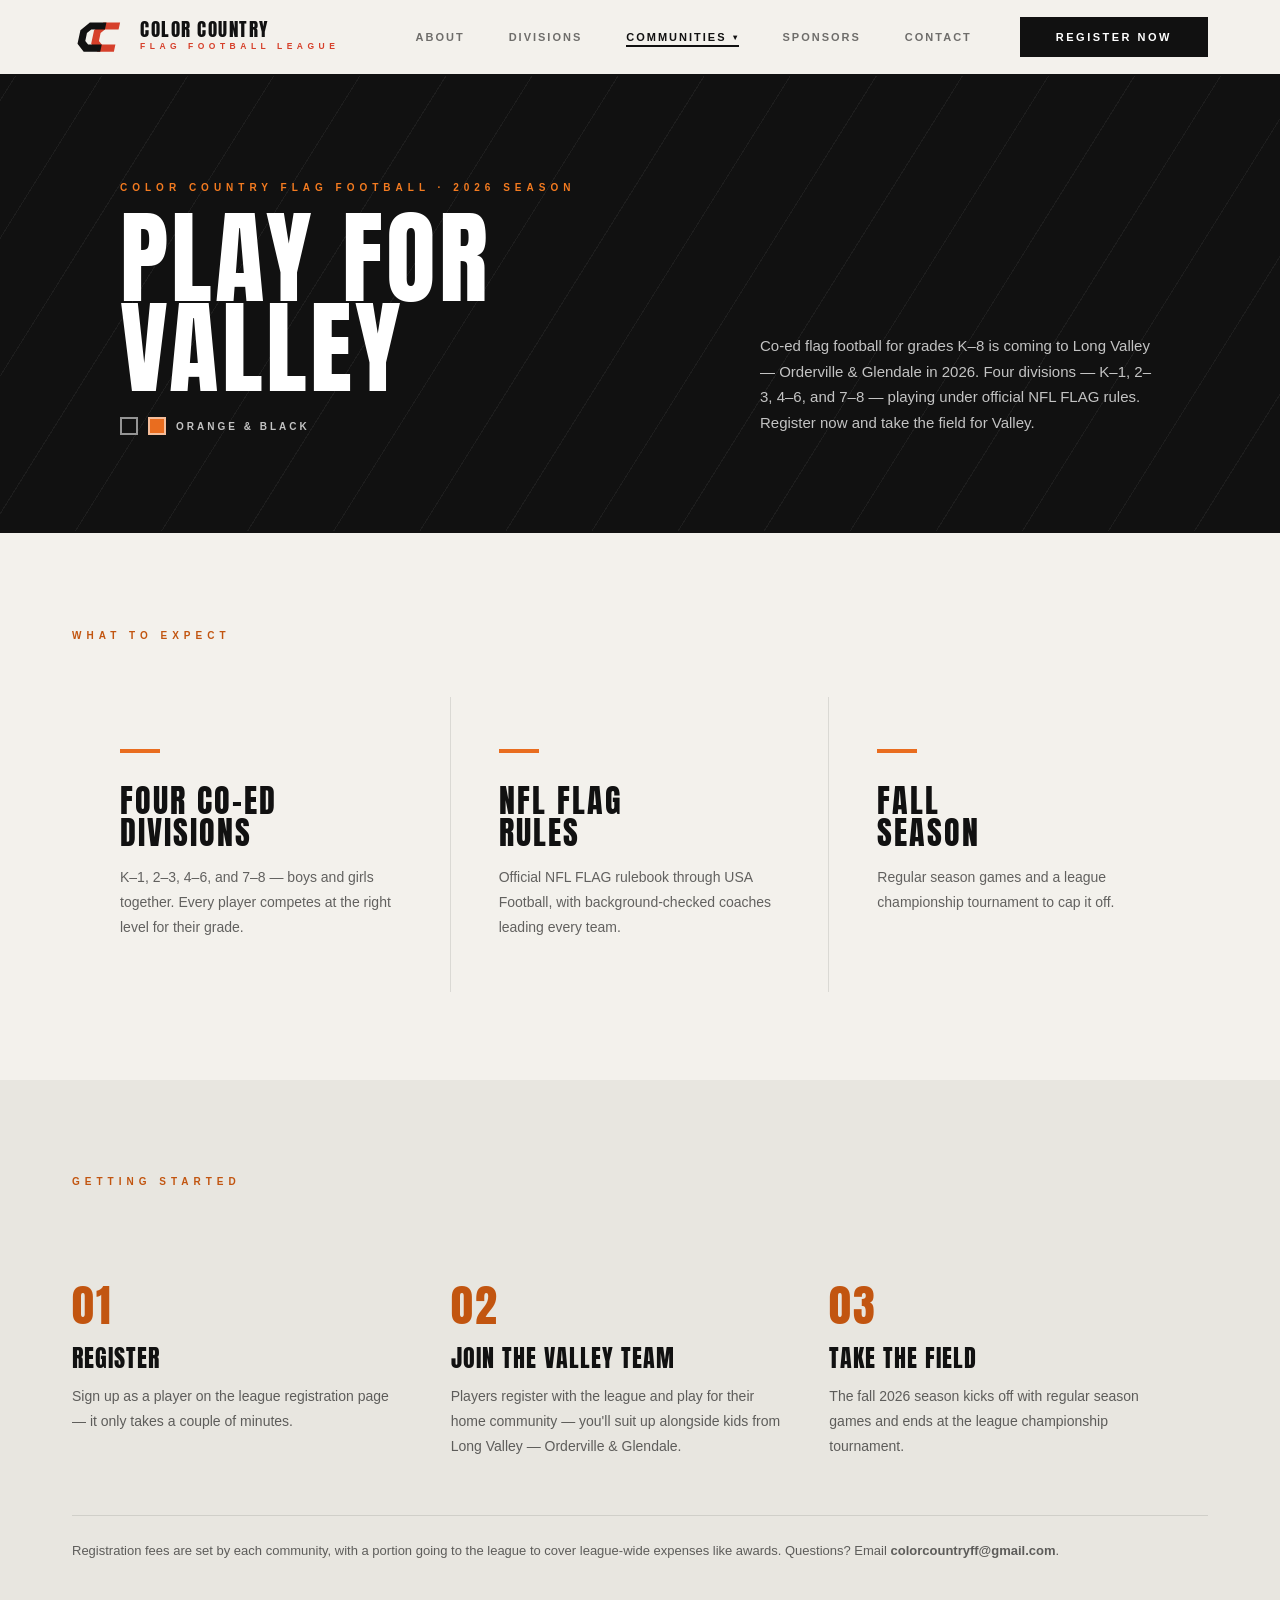
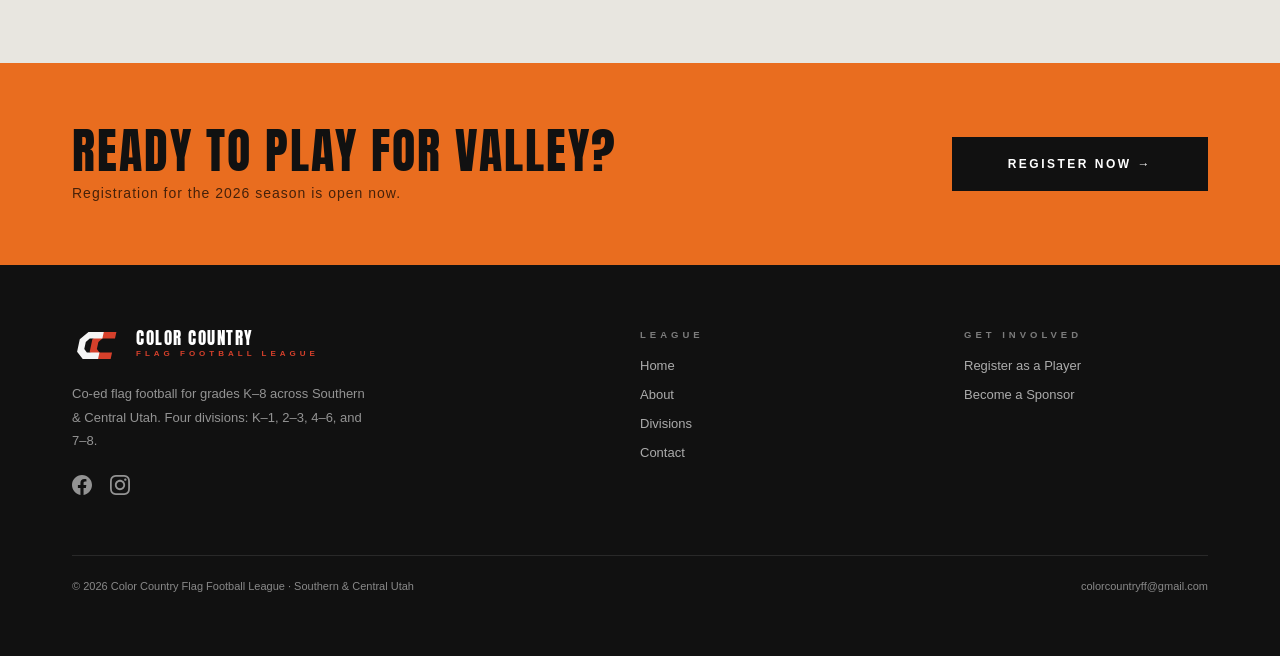
<file: valley.html>
<!DOCTYPE html>
<html lang="en">
<head>
<meta charset="utf-8">
<meta name="viewport" content="width=device-width, initial-scale=1">
<title>Flag Football in Valley | Color Country Flag Football League</title>
<meta name="description" content="Co-ed youth flag football is coming to Long Valley — Orderville & Glendale in 2026. Four divisions — K–1, 2–3, 4–6, and 7–8 — playing under official NFL FLAG rules. Register now and play for Valley.">
<meta property="og:type" content="website">
<meta property="og:site_name" content="Color Country Flag Football League">
<meta property="og:title" content="Flag Football in Valley — Color Country Flag Football League">
<meta property="og:description" content="Co-ed flag football for grades K–8 is coming to Long Valley — Orderville & Glendale in 2026. Register now and play for Valley.">
<meta property="og:image" content="https://lanemecham-ai.github.io/color-country-flag-football/favicon-512.png">
<link rel="icon" href="favicon.ico" sizes="48x48">
<link rel="icon" href="favicon.svg" type="image/svg+xml">
<link rel="apple-touch-icon" href="apple-touch-icon.png">
<link rel="preconnect" href="https://fonts.googleapis.com">
<link rel="preconnect" href="https://fonts.gstatic.com" crossorigin>
<link href="https://fonts.googleapis.com/css2?family=Anton&display=swap" rel="stylesheet">
<link rel="stylesheet" href="styles.css">
</head>
<body class="community-page" style="--cc1:#111111; --cc2:#E96D1F; --cc-ink:#fff; --cc-muted:rgba(255,255,255,.75); --cc-kicker:#F47B20; --cc-lines:rgba(255,255,255,.05); --cc-step:#C25510; --cc-cta:#E96D1F; --cc-cta-text:#111; --cc-cta-sub:rgba(0,0,0,.7); --cc-btn-bg:#111; --cc-btn-text:#fff">

<a class="skip-link" href="#main">Skip to main content</a>

<header class="site-nav">
  <a class="brand" href="index.html" aria-label="Color Country Flag Football League — home">
    <svg class="brand-mark" viewBox="0 0 320 220" aria-hidden="true" focusable="false"><g transform="translate(62 20) skewX(-12)"><path transform="translate(84 0)" fill="#D6402B" d="M150 0 H48 L0 48 V132 L48 180 H150 V136 H66 L44 114 V66 L66 44 H150 Z"/><path fill="#111" d="M150 0 H48 L0 48 V132 L48 180 H150 V136 H66 L44 114 V66 L66 44 H150 Z"/></g></svg>
    <div>
      <div class="brand-name">Color Country</div>
      <div class="brand-tag">Flag Football League</div>
    </div>
  </a>
  <div class="nav-spacer"></div>
  <button class="nav-toggle" aria-expanded="false" aria-controls="site-menu">
    <span class="visually-hidden">Menu</span>
    <span class="nav-toggle-bars" aria-hidden="true"></span>
  </button>
  <nav id="site-menu" class="nav-menu" aria-label="Main">
    <a href="index.html#about">About</a>
    <a href="index.html#divisions">Divisions</a>
    <div class="nav-drop active-page">
      <button class="nav-drop-toggle" type="button" aria-expanded="false" aria-controls="communities-menu">Communities <span class="nav-drop-caret" aria-hidden="true">▾</span></button>
      <div class="nav-drop-menu" id="communities-menu">
        <a href="wayne.html">Wayne</a>
        <a href="piute.html">Piute</a>
        <a href="milford.html">Milford</a>
        <a href="escalante.html">Escalante</a>
        <a href="bryce-valley.html">Bryce Valley</a>
        <a href="valley.html" class="active" aria-current="page">Valley</a>
        <a href="panguitch.html">Panguitch</a>
        <a href="water-canyon.html">Water Canyon</a>
      </div>
    </div>
    <a href="sponsors.html">Sponsors</a>
    <a href="contact.html">Contact</a>
    <a class="btn btn-dark" href="register.html">Register Now</a>
  </nav>
</header>

<main id="main">

  <!-- PAGE HEADER -->
  <section class="page-header community-header">
    <div class="page-header-lines" aria-hidden="true"></div>
    <div class="page-header-main">
      <p class="kicker">Color Country Flag Football · 2026 Season</p>
      <h1 class="display">Play for<br>Valley</h1>
      <div class="community-swatches" aria-hidden="true">
        <span class="community-swatch" style="background:#111111"></span>
        <span class="community-swatch" style="background:#E96D1F"></span>
        <span class="community-swatch-label">Orange & Black</span>
      </div>
    </div>
    <div class="page-header-aside">
      <p>Co-ed flag football for grades K–8 is coming to Long Valley — Orderville & Glendale in 2026. Four divisions — K–1, 2–3, 4–6, and 7–8 — playing under official NFL FLAG rules. Register now and take the field for Valley.</p>
    </div>
  </section>

  <!-- WHAT TO EXPECT -->
  <section class="section section-cream">
    <h2 class="kicker section-label">What to Expect</h2>
    <div class="feature-grid">
      <div class="feature">
        <div class="accent-bar" aria-hidden="true"></div>
        <h3>Four Co-Ed<br>Divisions</h3>
        <p>K–1, 2–3, 4–6, and 7–8 — boys and girls together. Every player competes at the right level for their grade.</p>
      </div>
      <div class="feature">
        <div class="accent-bar" aria-hidden="true"></div>
        <h3>NFL FLAG<br>Rules</h3>
        <p>Official NFL FLAG rulebook through USA Football, with background-checked coaches leading every team.</p>
      </div>
      <div class="feature">
        <div class="accent-bar" aria-hidden="true"></div>
        <h3>Fall<br>Season</h3>
        <p>Regular season games and a league championship tournament to cap it off.</p>
      </div>
    </div>
  </section>

  <!-- HOW IT WORKS -->
  <section class="section section-band">
    <h2 class="kicker section-label">Getting Started</h2>
    <div class="steps-grid">
      <div class="step">
        <div class="step-num" aria-hidden="true">01</div>
        <h3>Register</h3>
        <p>Sign up as a player on the league registration page — it only takes a couple of minutes.</p>
      </div>
      <div class="step">
        <div class="step-num" aria-hidden="true">02</div>
        <h3>Join the Valley Team</h3>
        <p>Players register with the league and play for their home community — you'll suit up alongside kids from Long Valley — Orderville & Glendale.</p>
      </div>
      <div class="step">
        <div class="step-num" aria-hidden="true">03</div>
        <h3>Take the Field</h3>
        <p>The fall 2026 season kicks off with regular season games and ends at the league championship tournament.</p>
      </div>
    </div>
    <p class="steps-note">Registration fees are set by each community, with a portion going to the league to cover league-wide expenses like awards. Questions? Email <a href="mailto:colorcountryff@gmail.com" style="font-weight:bold">colorcountryff@gmail.com</a>.</p>
  </section>

  <!-- CTA BANNER -->
  <section class="cta-banner">
    <div>
      <div class="cta-banner-title">Ready to Play for Valley?</div>
      <div class="cta-banner-sub">Registration for the 2026 season is open now.</div>
    </div>
    <a class="btn" href="register.html">Register Now →</a>
  </section>

</main>

<!-- FOOTER -->
<footer class="site-footer">
  <div class="footer-cols">
    <div class="footer-brand">
      <div class="footer-brand-row">
        <svg class="footer-brand-mark" viewBox="0 0 320 220" aria-hidden="true" focusable="false"><g transform="translate(62 20) skewX(-12)"><path transform="translate(84 0)" fill="#D6402B" d="M150 0 H48 L0 48 V132 L48 180 H150 V136 H66 L44 114 V66 L66 44 H150 Z"/><path fill="#F5F5F5" d="M150 0 H48 L0 48 V132 L48 180 H150 V136 H66 L44 114 V66 L66 44 H150 Z"/></g></svg>
        <div>
          <div class="footer-brand-name">Color Country</div>
          <div class="footer-brand-tag">Flag Football League</div>
        </div>
      </div>
      <p>Co-ed flag football for grades K–8 across Southern &amp; Central Utah. Four divisions: K–1, 2–3, 4–6, and 7–8.</p>
      <div class="footer-social">
        <a href="https://www.facebook.com/profile.php?id=61591406416175" target="_blank" rel="noopener" aria-label="Color Country Flag Football on Facebook">
          <svg viewBox="0 0 24 24" aria-hidden="true" focusable="false"><path d="M24 12.073c0-6.627-5.373-12-12-12s-12 5.373-12 12c0 5.99 4.388 10.954 10.125 11.854v-8.385H7.078v-3.47h3.047V9.43c0-3.007 1.792-4.669 4.533-4.669 1.312 0 2.686.235 2.686.235v2.953H15.83c-1.491 0-1.956.925-1.956 1.874v2.25h3.328l-.532 3.47h-2.796v8.385C19.612 23.027 24 18.062 24 12.073z"/></svg>
        </a>
        <a href="https://www.instagram.com/colorcountryff/" target="_blank" rel="noopener" aria-label="Color Country Flag Football on Instagram (@colorcountryff)">
          <svg viewBox="0 0 24 24" aria-hidden="true" focusable="false"><path d="M12 0C8.74 0 8.333.015 7.053.072 5.775.132 4.905.333 4.14.63c-.789.306-1.459.717-2.126 1.384S.935 3.35.63 4.14C.333 4.905.131 5.775.072 7.053.012 8.333 0 8.74 0 12s.015 3.667.072 4.947c.06 1.277.261 2.148.558 2.913.306.788.717 1.459 1.384 2.126.667.666 1.336 1.079 2.126 1.384.766.296 1.636.499 2.913.558C8.333 23.988 8.74 24 12 24s3.667-.015 4.947-.072c1.277-.06 2.148-.262 2.913-.558.788-.306 1.459-.718 2.126-1.384.666-.667 1.079-1.335 1.384-2.126.296-.765.499-1.636.558-2.913.06-1.28.072-1.687.072-4.947s-.015-3.667-.072-4.947c-.06-1.277-.262-2.149-.558-2.913-.306-.789-.718-1.459-1.384-2.126C21.319 1.347 20.651.935 19.86.63c-.765-.297-1.636-.499-2.913-.558C15.667.012 15.26 0 12 0zm0 2.16c3.203 0 3.585.016 4.85.071 1.17.055 1.805.249 2.227.415.562.217.96.477 1.382.896.419.42.679.819.896 1.381.164.422.36 1.057.413 2.227.057 1.266.07 1.646.07 4.85s-.015 3.585-.074 4.85c-.061 1.17-.256 1.805-.421 2.227-.224.562-.479.96-.899 1.382-.419.419-.824.679-1.38.896-.42.164-1.065.36-2.235.413-1.274.057-1.649.07-4.859.07-3.211 0-3.586-.015-4.859-.074-1.171-.061-1.816-.256-2.236-.421-.569-.224-.96-.479-1.379-.899-.421-.419-.69-.824-.9-1.38-.165-.42-.359-1.065-.42-2.235-.045-1.26-.061-1.649-.061-4.844 0-3.196.016-3.586.061-4.861.061-1.17.255-1.814.42-2.234.21-.57.479-.96.9-1.381.419-.419.81-.689 1.379-.898.42-.166 1.051-.361 2.221-.421 1.275-.045 1.65-.06 4.859-.06l.045.03zm0 3.678c-3.405 0-6.162 2.76-6.162 6.162 0 3.405 2.76 6.162 6.162 6.162 3.405 0 6.162-2.76 6.162-6.162 0-3.405-2.76-6.162-6.162-6.162zM12 16c-2.21 0-4-1.79-4-4s1.79-4 4-4 4 1.79 4 4-1.79 4-4 4zm7.846-10.405c0 .795-.646 1.44-1.44 1.44-.795 0-1.44-.646-1.44-1.44 0-.794.646-1.439 1.44-1.439.793-.001 1.44.645 1.44 1.439z"/></svg>
        </a>
      </div>
    </div>
    <nav class="footer-col" aria-label="League">
      <div class="footer-col-title">League</div>
      <a href="index.html">Home</a>
      <a href="index.html#about">About</a>
      <a href="index.html#divisions">Divisions</a>
      <a href="contact.html">Contact</a>
    </nav>
    <nav class="footer-col" aria-label="Get involved">
      <div class="footer-col-title">Get Involved</div>
      <a href="register.html">Register as a Player</a>
      <a href="sponsors.html">Become a Sponsor</a>
    </nav>
  </div>
  <div class="footer-bottom">
    <p>© 2026 Color Country Flag Football League · Southern &amp; Central Utah</p>
    <a href="mailto:colorcountryff@gmail.com">colorcountryff@gmail.com</a>
  </div>
</footer>

<script src="main.js"></script>
</body>
</html>
</file>
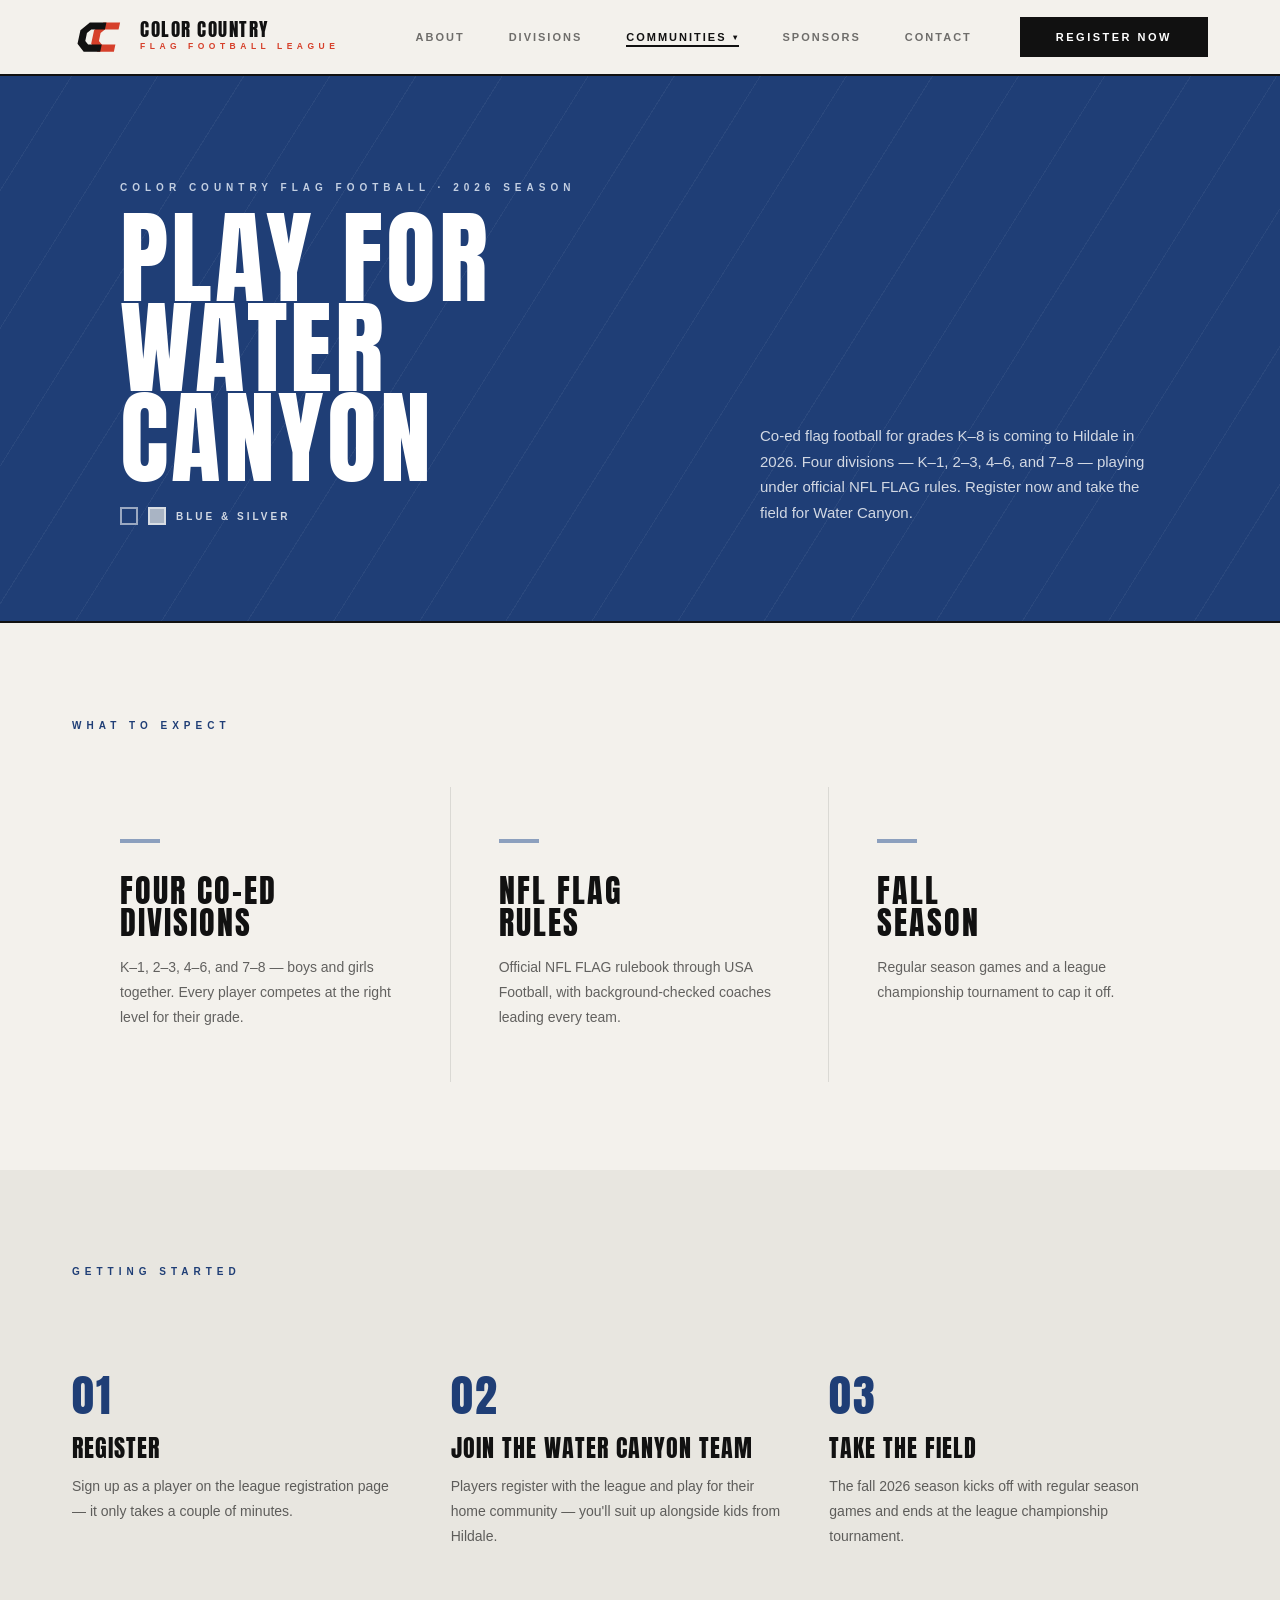
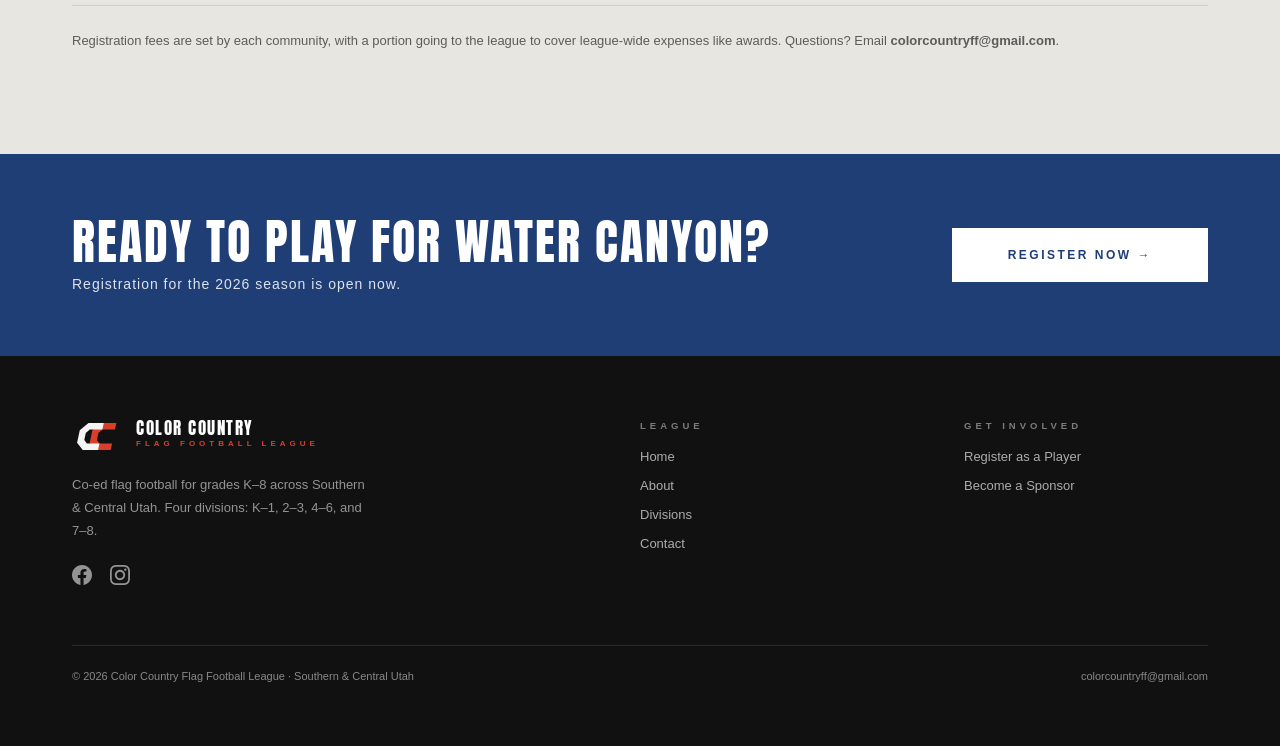
<file: water-canyon.html>
<!DOCTYPE html>
<html lang="en">
<head>
<meta charset="utf-8">
<meta name="viewport" content="width=device-width, initial-scale=1">
<title>Flag Football in Water Canyon | Color Country Flag Football League</title>
<meta name="description" content="Co-ed youth flag football is coming to Hildale in 2026. Four divisions — K–1, 2–3, 4–6, and 7–8 — playing under official NFL FLAG rules. Register now and play for Water Canyon.">
<meta property="og:type" content="website">
<meta property="og:site_name" content="Color Country Flag Football League">
<meta property="og:title" content="Flag Football in Water Canyon — Color Country Flag Football League">
<meta property="og:description" content="Co-ed flag football for grades K–8 is coming to Hildale in 2026. Register now and play for Water Canyon.">
<meta property="og:image" content="https://lanemecham-ai.github.io/color-country-flag-football/favicon-512.png">
<link rel="icon" href="favicon.ico" sizes="48x48">
<link rel="icon" href="favicon.svg" type="image/svg+xml">
<link rel="apple-touch-icon" href="apple-touch-icon.png">
<link rel="preconnect" href="https://fonts.googleapis.com">
<link rel="preconnect" href="https://fonts.gstatic.com" crossorigin>
<link href="https://fonts.googleapis.com/css2?family=Anton&display=swap" rel="stylesheet">
<link rel="stylesheet" href="styles.css">
</head>
<body class="community-page" style="--cc1:#1F3E76; --cc2:#8CA0BE; --cc-ink:#fff; --cc-muted:rgba(255,255,255,.8); --cc-kicker:#C3CFE2; --cc-lines:rgba(255,255,255,.05); --cc-step:#1F3E76; --cc-cta:#1F3E76; --cc-cta-text:#fff; --cc-cta-sub:rgba(255,255,255,.85); --cc-btn-bg:#fff; --cc-btn-text:#1F3E76">

<a class="skip-link" href="#main">Skip to main content</a>

<header class="site-nav">
  <a class="brand" href="index.html" aria-label="Color Country Flag Football League — home">
    <svg class="brand-mark" viewBox="0 0 320 220" aria-hidden="true" focusable="false"><g transform="translate(62 20) skewX(-12)"><path transform="translate(84 0)" fill="#D6402B" d="M150 0 H48 L0 48 V132 L48 180 H150 V136 H66 L44 114 V66 L66 44 H150 Z"/><path fill="#111" d="M150 0 H48 L0 48 V132 L48 180 H150 V136 H66 L44 114 V66 L66 44 H150 Z"/></g></svg>
    <div>
      <div class="brand-name">Color Country</div>
      <div class="brand-tag">Flag Football League</div>
    </div>
  </a>
  <div class="nav-spacer"></div>
  <button class="nav-toggle" aria-expanded="false" aria-controls="site-menu">
    <span class="visually-hidden">Menu</span>
    <span class="nav-toggle-bars" aria-hidden="true"></span>
  </button>
  <nav id="site-menu" class="nav-menu" aria-label="Main">
    <a href="index.html#about">About</a>
    <a href="index.html#divisions">Divisions</a>
    <div class="nav-drop active-page">
      <button class="nav-drop-toggle" type="button" aria-expanded="false" aria-controls="communities-menu">Communities <span class="nav-drop-caret" aria-hidden="true">▾</span></button>
      <div class="nav-drop-menu" id="communities-menu">
        <a href="wayne.html">Wayne</a>
        <a href="piute.html">Piute</a>
        <a href="milford.html">Milford</a>
        <a href="escalante.html">Escalante</a>
        <a href="bryce-valley.html">Bryce Valley</a>
        <a href="valley.html">Valley</a>
        <a href="panguitch.html">Panguitch</a>
        <a href="water-canyon.html" class="active" aria-current="page">Water Canyon</a>
      </div>
    </div>
    <a href="sponsors.html">Sponsors</a>
    <a href="contact.html">Contact</a>
    <a class="btn btn-dark" href="register.html">Register Now</a>
  </nav>
</header>

<main id="main">

  <!-- PAGE HEADER -->
  <section class="page-header community-header">
    <div class="page-header-lines" aria-hidden="true"></div>
    <div class="page-header-main">
      <p class="kicker">Color Country Flag Football · 2026 Season</p>
      <h1 class="display">Play for<br>Water<br>Canyon</h1>
      <div class="community-swatches" aria-hidden="true">
        <span class="community-swatch" style="background:#1F3E76"></span>
        <span class="community-swatch" style="background:#A9B4C4"></span>
        <span class="community-swatch-label">Blue & Silver</span>
      </div>
    </div>
    <div class="page-header-aside">
      <p>Co-ed flag football for grades K–8 is coming to Hildale in 2026. Four divisions — K–1, 2–3, 4–6, and 7–8 — playing under official NFL FLAG rules. Register now and take the field for Water Canyon.</p>
    </div>
  </section>

  <!-- WHAT TO EXPECT -->
  <section class="section section-cream">
    <h2 class="kicker section-label">What to Expect</h2>
    <div class="feature-grid">
      <div class="feature">
        <div class="accent-bar" aria-hidden="true"></div>
        <h3>Four Co-Ed<br>Divisions</h3>
        <p>K–1, 2–3, 4–6, and 7–8 — boys and girls together. Every player competes at the right level for their grade.</p>
      </div>
      <div class="feature">
        <div class="accent-bar" aria-hidden="true"></div>
        <h3>NFL FLAG<br>Rules</h3>
        <p>Official NFL FLAG rulebook through USA Football, with background-checked coaches leading every team.</p>
      </div>
      <div class="feature">
        <div class="accent-bar" aria-hidden="true"></div>
        <h3>Fall<br>Season</h3>
        <p>Regular season games and a league championship tournament to cap it off.</p>
      </div>
    </div>
  </section>

  <!-- HOW IT WORKS -->
  <section class="section section-band">
    <h2 class="kicker section-label">Getting Started</h2>
    <div class="steps-grid">
      <div class="step">
        <div class="step-num" aria-hidden="true">01</div>
        <h3>Register</h3>
        <p>Sign up as a player on the league registration page — it only takes a couple of minutes.</p>
      </div>
      <div class="step">
        <div class="step-num" aria-hidden="true">02</div>
        <h3>Join the Water Canyon Team</h3>
        <p>Players register with the league and play for their home community — you'll suit up alongside kids from Hildale.</p>
      </div>
      <div class="step">
        <div class="step-num" aria-hidden="true">03</div>
        <h3>Take the Field</h3>
        <p>The fall 2026 season kicks off with regular season games and ends at the league championship tournament.</p>
      </div>
    </div>
    <p class="steps-note">Registration fees are set by each community, with a portion going to the league to cover league-wide expenses like awards. Questions? Email <a href="mailto:colorcountryff@gmail.com" style="font-weight:bold">colorcountryff@gmail.com</a>.</p>
  </section>

  <!-- CTA BANNER -->
  <section class="cta-banner">
    <div>
      <div class="cta-banner-title">Ready to Play for Water Canyon?</div>
      <div class="cta-banner-sub">Registration for the 2026 season is open now.</div>
    </div>
    <a class="btn" href="register.html">Register Now →</a>
  </section>

</main>

<!-- FOOTER -->
<footer class="site-footer">
  <div class="footer-cols">
    <div class="footer-brand">
      <div class="footer-brand-row">
        <svg class="footer-brand-mark" viewBox="0 0 320 220" aria-hidden="true" focusable="false"><g transform="translate(62 20) skewX(-12)"><path transform="translate(84 0)" fill="#D6402B" d="M150 0 H48 L0 48 V132 L48 180 H150 V136 H66 L44 114 V66 L66 44 H150 Z"/><path fill="#F5F5F5" d="M150 0 H48 L0 48 V132 L48 180 H150 V136 H66 L44 114 V66 L66 44 H150 Z"/></g></svg>
        <div>
          <div class="footer-brand-name">Color Country</div>
          <div class="footer-brand-tag">Flag Football League</div>
        </div>
      </div>
      <p>Co-ed flag football for grades K–8 across Southern &amp; Central Utah. Four divisions: K–1, 2–3, 4–6, and 7–8.</p>
      <div class="footer-social">
        <a href="https://www.facebook.com/profile.php?id=61591406416175" target="_blank" rel="noopener" aria-label="Color Country Flag Football on Facebook">
          <svg viewBox="0 0 24 24" aria-hidden="true" focusable="false"><path d="M24 12.073c0-6.627-5.373-12-12-12s-12 5.373-12 12c0 5.99 4.388 10.954 10.125 11.854v-8.385H7.078v-3.47h3.047V9.43c0-3.007 1.792-4.669 4.533-4.669 1.312 0 2.686.235 2.686.235v2.953H15.83c-1.491 0-1.956.925-1.956 1.874v2.25h3.328l-.532 3.47h-2.796v8.385C19.612 23.027 24 18.062 24 12.073z"/></svg>
        </a>
        <a href="https://www.instagram.com/colorcountryff/" target="_blank" rel="noopener" aria-label="Color Country Flag Football on Instagram (@colorcountryff)">
          <svg viewBox="0 0 24 24" aria-hidden="true" focusable="false"><path d="M12 0C8.74 0 8.333.015 7.053.072 5.775.132 4.905.333 4.14.63c-.789.306-1.459.717-2.126 1.384S.935 3.35.63 4.14C.333 4.905.131 5.775.072 7.053.012 8.333 0 8.74 0 12s.015 3.667.072 4.947c.06 1.277.261 2.148.558 2.913.306.788.717 1.459 1.384 2.126.667.666 1.336 1.079 2.126 1.384.766.296 1.636.499 2.913.558C8.333 23.988 8.74 24 12 24s3.667-.015 4.947-.072c1.277-.06 2.148-.262 2.913-.558.788-.306 1.459-.718 2.126-1.384.666-.667 1.079-1.335 1.384-2.126.296-.765.499-1.636.558-2.913.06-1.28.072-1.687.072-4.947s-.015-3.667-.072-4.947c-.06-1.277-.262-2.149-.558-2.913-.306-.789-.718-1.459-1.384-2.126C21.319 1.347 20.651.935 19.86.63c-.765-.297-1.636-.499-2.913-.558C15.667.012 15.26 0 12 0zm0 2.16c3.203 0 3.585.016 4.85.071 1.17.055 1.805.249 2.227.415.562.217.96.477 1.382.896.419.42.679.819.896 1.381.164.422.36 1.057.413 2.227.057 1.266.07 1.646.07 4.85s-.015 3.585-.074 4.85c-.061 1.17-.256 1.805-.421 2.227-.224.562-.479.96-.899 1.382-.419.419-.824.679-1.38.896-.42.164-1.065.36-2.235.413-1.274.057-1.649.07-4.859.07-3.211 0-3.586-.015-4.859-.074-1.171-.061-1.816-.256-2.236-.421-.569-.224-.96-.479-1.379-.899-.421-.419-.69-.824-.9-1.38-.165-.42-.359-1.065-.42-2.235-.045-1.26-.061-1.649-.061-4.844 0-3.196.016-3.586.061-4.861.061-1.17.255-1.814.42-2.234.21-.57.479-.96.9-1.381.419-.419.81-.689 1.379-.898.42-.166 1.051-.361 2.221-.421 1.275-.045 1.65-.06 4.859-.06l.045.03zm0 3.678c-3.405 0-6.162 2.76-6.162 6.162 0 3.405 2.76 6.162 6.162 6.162 3.405 0 6.162-2.76 6.162-6.162 0-3.405-2.76-6.162-6.162-6.162zM12 16c-2.21 0-4-1.79-4-4s1.79-4 4-4 4 1.79 4 4-1.79 4-4 4zm7.846-10.405c0 .795-.646 1.44-1.44 1.44-.795 0-1.44-.646-1.44-1.44 0-.794.646-1.439 1.44-1.439.793-.001 1.44.645 1.44 1.439z"/></svg>
        </a>
      </div>
    </div>
    <nav class="footer-col" aria-label="League">
      <div class="footer-col-title">League</div>
      <a href="index.html">Home</a>
      <a href="index.html#about">About</a>
      <a href="index.html#divisions">Divisions</a>
      <a href="contact.html">Contact</a>
    </nav>
    <nav class="footer-col" aria-label="Get involved">
      <div class="footer-col-title">Get Involved</div>
      <a href="register.html">Register as a Player</a>
      <a href="sponsors.html">Become a Sponsor</a>
    </nav>
  </div>
  <div class="footer-bottom">
    <p>© 2026 Color Country Flag Football League · Southern &amp; Central Utah</p>
    <a href="mailto:colorcountryff@gmail.com">colorcountryff@gmail.com</a>
  </div>
</footer>

<script src="main.js"></script>
</body>
</html>
</file>
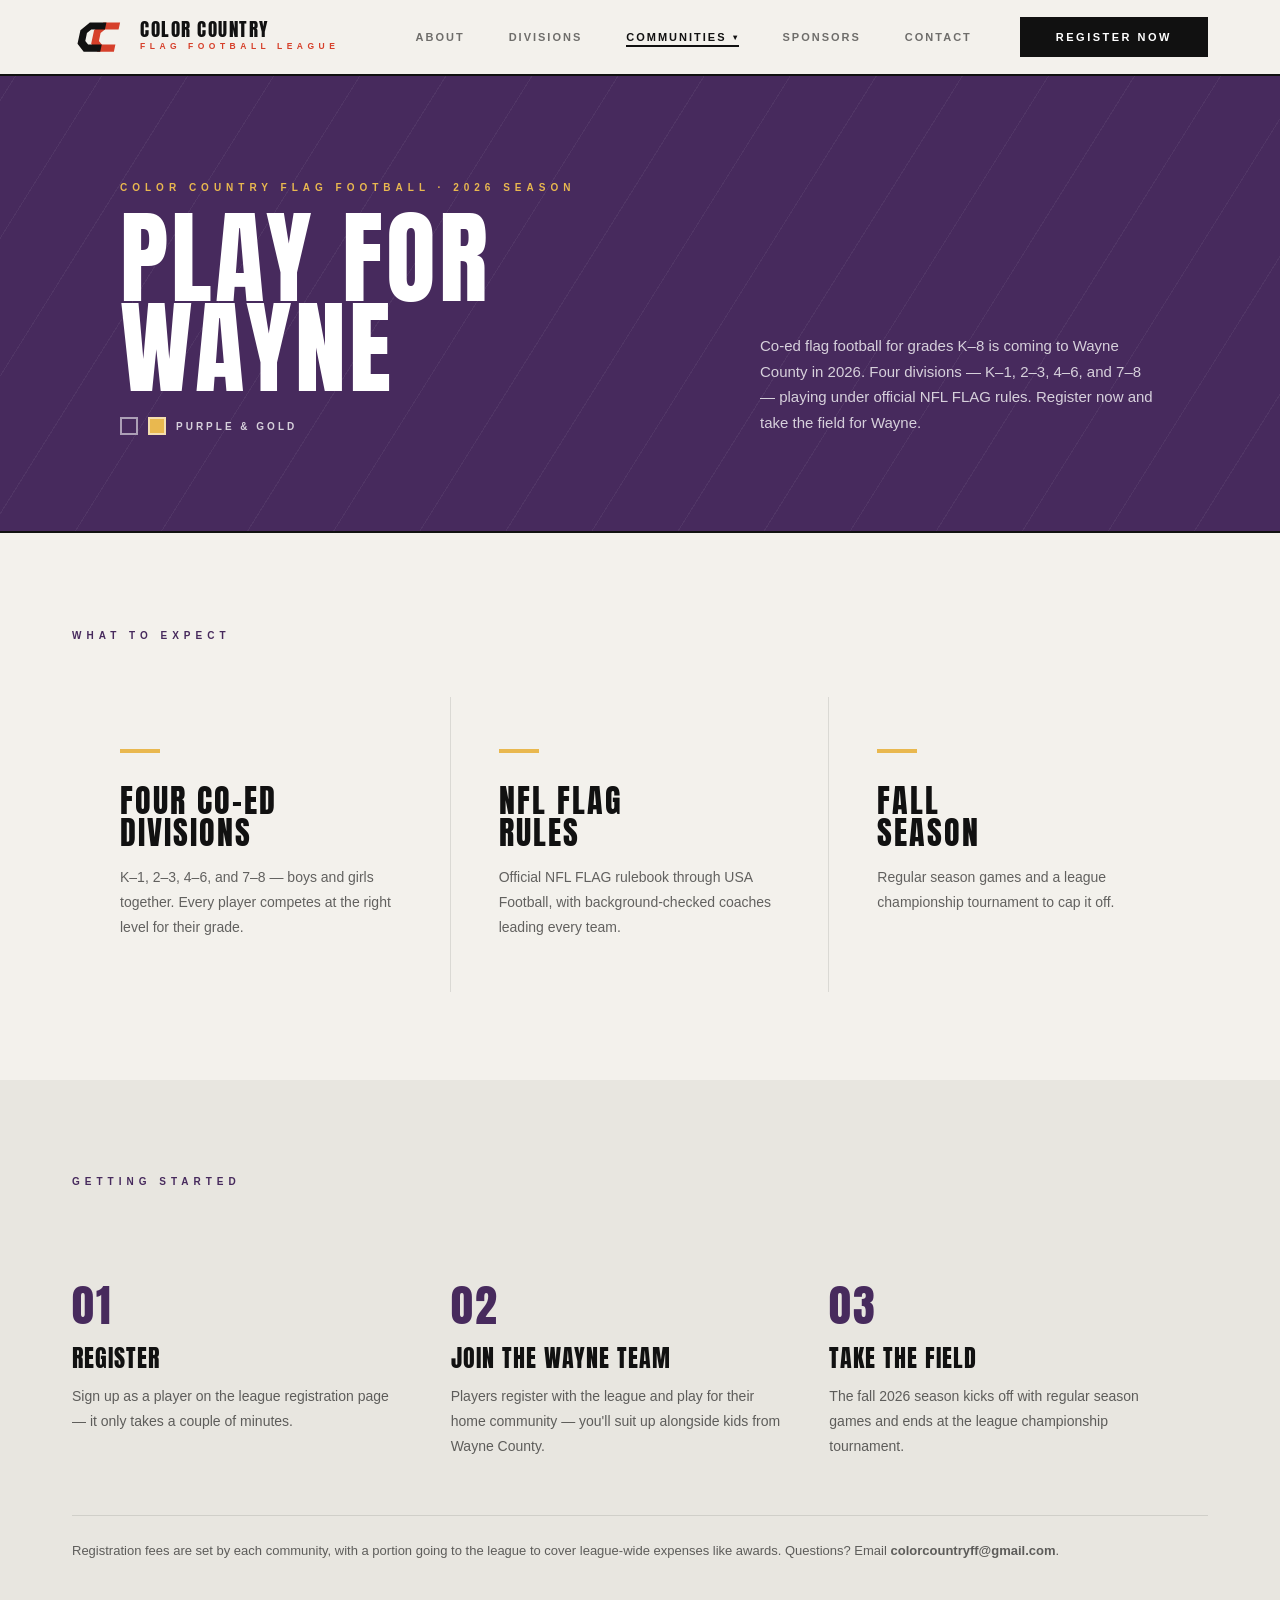
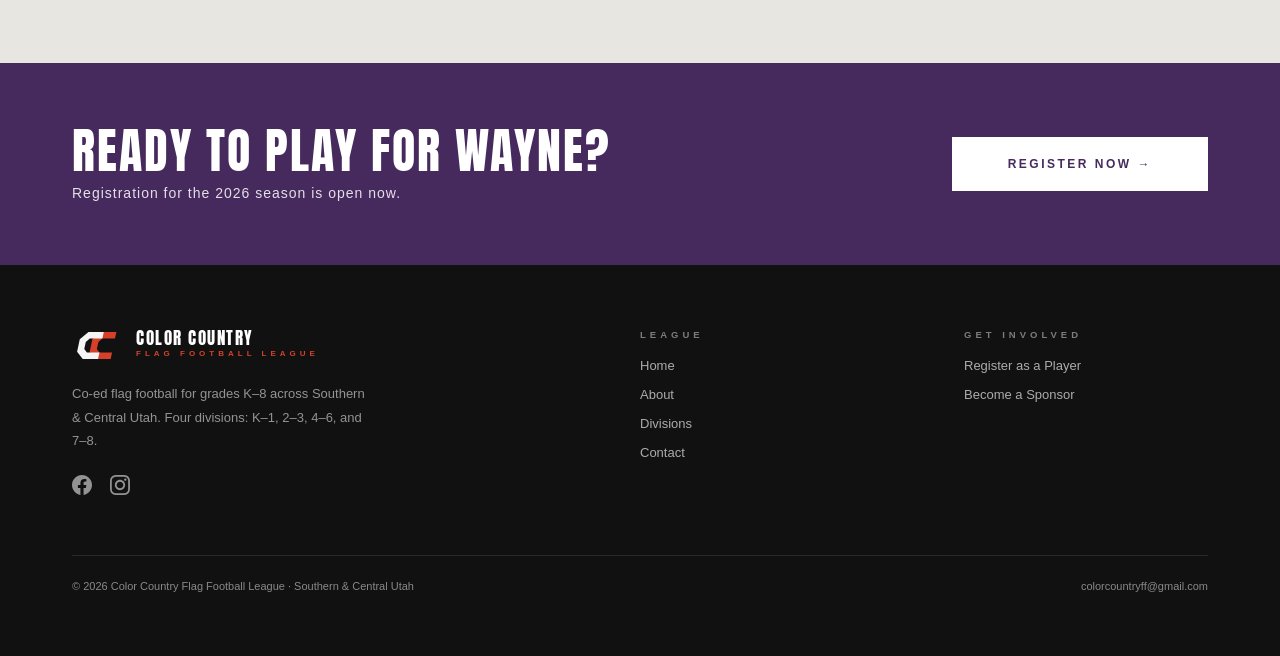
<file: wayne.html>
<!DOCTYPE html>
<html lang="en">
<head>
<meta charset="utf-8">
<meta name="viewport" content="width=device-width, initial-scale=1">
<title>Flag Football in Wayne | Color Country Flag Football League</title>
<meta name="description" content="Co-ed youth flag football is coming to Wayne County in 2026. Four divisions — K–1, 2–3, 4–6, and 7–8 — playing under official NFL FLAG rules. Register now and play for Wayne.">
<meta property="og:type" content="website">
<meta property="og:site_name" content="Color Country Flag Football League">
<meta property="og:title" content="Flag Football in Wayne — Color Country Flag Football League">
<meta property="og:description" content="Co-ed flag football for grades K–8 is coming to Wayne County in 2026. Register now and play for Wayne.">
<meta property="og:image" content="https://lanemecham-ai.github.io/color-country-flag-football/favicon-512.png">
<link rel="icon" href="favicon.ico" sizes="48x48">
<link rel="icon" href="favicon.svg" type="image/svg+xml">
<link rel="apple-touch-icon" href="apple-touch-icon.png">
<link rel="preconnect" href="https://fonts.googleapis.com">
<link rel="preconnect" href="https://fonts.gstatic.com" crossorigin>
<link href="https://fonts.googleapis.com/css2?family=Anton&display=swap" rel="stylesheet">
<link rel="stylesheet" href="styles.css">
</head>
<body class="community-page" style="--cc1:#472A5D; --cc2:#E9B84F; --cc-ink:#fff; --cc-muted:rgba(255,255,255,.78); --cc-kicker:#E9B84F; --cc-lines:rgba(255,255,255,.05); --cc-step:#472A5D; --cc-cta:#472A5D; --cc-cta-text:#fff; --cc-cta-sub:rgba(255,255,255,.85); --cc-btn-bg:#fff; --cc-btn-text:#472A5D">

<a class="skip-link" href="#main">Skip to main content</a>

<header class="site-nav">
  <a class="brand" href="index.html" aria-label="Color Country Flag Football League — home">
    <svg class="brand-mark" viewBox="0 0 320 220" aria-hidden="true" focusable="false"><g transform="translate(62 20) skewX(-12)"><path transform="translate(84 0)" fill="#D6402B" d="M150 0 H48 L0 48 V132 L48 180 H150 V136 H66 L44 114 V66 L66 44 H150 Z"/><path fill="#111" d="M150 0 H48 L0 48 V132 L48 180 H150 V136 H66 L44 114 V66 L66 44 H150 Z"/></g></svg>
    <div>
      <div class="brand-name">Color Country</div>
      <div class="brand-tag">Flag Football League</div>
    </div>
  </a>
  <div class="nav-spacer"></div>
  <button class="nav-toggle" aria-expanded="false" aria-controls="site-menu">
    <span class="visually-hidden">Menu</span>
    <span class="nav-toggle-bars" aria-hidden="true"></span>
  </button>
  <nav id="site-menu" class="nav-menu" aria-label="Main">
    <a href="index.html#about">About</a>
    <a href="index.html#divisions">Divisions</a>
    <div class="nav-drop active-page">
      <button class="nav-drop-toggle" type="button" aria-expanded="false" aria-controls="communities-menu">Communities <span class="nav-drop-caret" aria-hidden="true">▾</span></button>
      <div class="nav-drop-menu" id="communities-menu">
        <a href="wayne.html" class="active" aria-current="page">Wayne</a>
        <a href="piute.html">Piute</a>
        <a href="milford.html">Milford</a>
        <a href="escalante.html">Escalante</a>
        <a href="bryce-valley.html">Bryce Valley</a>
        <a href="valley.html">Valley</a>
        <a href="panguitch.html">Panguitch</a>
        <a href="water-canyon.html">Water Canyon</a>
      </div>
    </div>
    <a href="sponsors.html">Sponsors</a>
    <a href="contact.html">Contact</a>
    <a class="btn btn-dark" href="register.html">Register Now</a>
  </nav>
</header>

<main id="main">

  <!-- PAGE HEADER -->
  <section class="page-header community-header">
    <div class="page-header-lines" aria-hidden="true"></div>
    <div class="page-header-main">
      <p class="kicker">Color Country Flag Football · 2026 Season</p>
      <h1 class="display">Play for<br>Wayne</h1>
      <div class="community-swatches" aria-hidden="true">
        <span class="community-swatch" style="background:#472A5D"></span>
        <span class="community-swatch" style="background:#E9B84F"></span>
        <span class="community-swatch-label">Purple & Gold</span>
      </div>
    </div>
    <div class="page-header-aside">
      <p>Co-ed flag football for grades K–8 is coming to Wayne County in 2026. Four divisions — K–1, 2–3, 4–6, and 7–8 — playing under official NFL FLAG rules. Register now and take the field for Wayne.</p>
    </div>
  </section>

  <!-- WHAT TO EXPECT -->
  <section class="section section-cream">
    <h2 class="kicker section-label">What to Expect</h2>
    <div class="feature-grid">
      <div class="feature">
        <div class="accent-bar" aria-hidden="true"></div>
        <h3>Four Co-Ed<br>Divisions</h3>
        <p>K–1, 2–3, 4–6, and 7–8 — boys and girls together. Every player competes at the right level for their grade.</p>
      </div>
      <div class="feature">
        <div class="accent-bar" aria-hidden="true"></div>
        <h3>NFL FLAG<br>Rules</h3>
        <p>Official NFL FLAG rulebook through USA Football, with background-checked coaches leading every team.</p>
      </div>
      <div class="feature">
        <div class="accent-bar" aria-hidden="true"></div>
        <h3>Fall<br>Season</h3>
        <p>Regular season games and a league championship tournament to cap it off.</p>
      </div>
    </div>
  </section>

  <!-- HOW IT WORKS -->
  <section class="section section-band">
    <h2 class="kicker section-label">Getting Started</h2>
    <div class="steps-grid">
      <div class="step">
        <div class="step-num" aria-hidden="true">01</div>
        <h3>Register</h3>
        <p>Sign up as a player on the league registration page — it only takes a couple of minutes.</p>
      </div>
      <div class="step">
        <div class="step-num" aria-hidden="true">02</div>
        <h3>Join the Wayne Team</h3>
        <p>Players register with the league and play for their home community — you'll suit up alongside kids from Wayne County.</p>
      </div>
      <div class="step">
        <div class="step-num" aria-hidden="true">03</div>
        <h3>Take the Field</h3>
        <p>The fall 2026 season kicks off with regular season games and ends at the league championship tournament.</p>
      </div>
    </div>
    <p class="steps-note">Registration fees are set by each community, with a portion going to the league to cover league-wide expenses like awards. Questions? Email <a href="mailto:colorcountryff@gmail.com" style="font-weight:bold">colorcountryff@gmail.com</a>.</p>
  </section>

  <!-- CTA BANNER -->
  <section class="cta-banner">
    <div>
      <div class="cta-banner-title">Ready to Play for Wayne?</div>
      <div class="cta-banner-sub">Registration for the 2026 season is open now.</div>
    </div>
    <a class="btn" href="register.html">Register Now →</a>
  </section>

</main>

<!-- FOOTER -->
<footer class="site-footer">
  <div class="footer-cols">
    <div class="footer-brand">
      <div class="footer-brand-row">
        <svg class="footer-brand-mark" viewBox="0 0 320 220" aria-hidden="true" focusable="false"><g transform="translate(62 20) skewX(-12)"><path transform="translate(84 0)" fill="#D6402B" d="M150 0 H48 L0 48 V132 L48 180 H150 V136 H66 L44 114 V66 L66 44 H150 Z"/><path fill="#F5F5F5" d="M150 0 H48 L0 48 V132 L48 180 H150 V136 H66 L44 114 V66 L66 44 H150 Z"/></g></svg>
        <div>
          <div class="footer-brand-name">Color Country</div>
          <div class="footer-brand-tag">Flag Football League</div>
        </div>
      </div>
      <p>Co-ed flag football for grades K–8 across Southern &amp; Central Utah. Four divisions: K–1, 2–3, 4–6, and 7–8.</p>
      <div class="footer-social">
        <a href="https://www.facebook.com/profile.php?id=61591406416175" target="_blank" rel="noopener" aria-label="Color Country Flag Football on Facebook">
          <svg viewBox="0 0 24 24" aria-hidden="true" focusable="false"><path d="M24 12.073c0-6.627-5.373-12-12-12s-12 5.373-12 12c0 5.99 4.388 10.954 10.125 11.854v-8.385H7.078v-3.47h3.047V9.43c0-3.007 1.792-4.669 4.533-4.669 1.312 0 2.686.235 2.686.235v2.953H15.83c-1.491 0-1.956.925-1.956 1.874v2.25h3.328l-.532 3.47h-2.796v8.385C19.612 23.027 24 18.062 24 12.073z"/></svg>
        </a>
        <a href="https://www.instagram.com/colorcountryff/" target="_blank" rel="noopener" aria-label="Color Country Flag Football on Instagram (@colorcountryff)">
          <svg viewBox="0 0 24 24" aria-hidden="true" focusable="false"><path d="M12 0C8.74 0 8.333.015 7.053.072 5.775.132 4.905.333 4.14.63c-.789.306-1.459.717-2.126 1.384S.935 3.35.63 4.14C.333 4.905.131 5.775.072 7.053.012 8.333 0 8.74 0 12s.015 3.667.072 4.947c.06 1.277.261 2.148.558 2.913.306.788.717 1.459 1.384 2.126.667.666 1.336 1.079 2.126 1.384.766.296 1.636.499 2.913.558C8.333 23.988 8.74 24 12 24s3.667-.015 4.947-.072c1.277-.06 2.148-.262 2.913-.558.788-.306 1.459-.718 2.126-1.384.666-.667 1.079-1.335 1.384-2.126.296-.765.499-1.636.558-2.913.06-1.28.072-1.687.072-4.947s-.015-3.667-.072-4.947c-.06-1.277-.262-2.149-.558-2.913-.306-.789-.718-1.459-1.384-2.126C21.319 1.347 20.651.935 19.86.63c-.765-.297-1.636-.499-2.913-.558C15.667.012 15.26 0 12 0zm0 2.16c3.203 0 3.585.016 4.85.071 1.17.055 1.805.249 2.227.415.562.217.96.477 1.382.896.419.42.679.819.896 1.381.164.422.36 1.057.413 2.227.057 1.266.07 1.646.07 4.85s-.015 3.585-.074 4.85c-.061 1.17-.256 1.805-.421 2.227-.224.562-.479.96-.899 1.382-.419.419-.824.679-1.38.896-.42.164-1.065.36-2.235.413-1.274.057-1.649.07-4.859.07-3.211 0-3.586-.015-4.859-.074-1.171-.061-1.816-.256-2.236-.421-.569-.224-.96-.479-1.379-.899-.421-.419-.69-.824-.9-1.38-.165-.42-.359-1.065-.42-2.235-.045-1.26-.061-1.649-.061-4.844 0-3.196.016-3.586.061-4.861.061-1.17.255-1.814.42-2.234.21-.57.479-.96.9-1.381.419-.419.81-.689 1.379-.898.42-.166 1.051-.361 2.221-.421 1.275-.045 1.65-.06 4.859-.06l.045.03zm0 3.678c-3.405 0-6.162 2.76-6.162 6.162 0 3.405 2.76 6.162 6.162 6.162 3.405 0 6.162-2.76 6.162-6.162 0-3.405-2.76-6.162-6.162-6.162zM12 16c-2.21 0-4-1.79-4-4s1.79-4 4-4 4 1.79 4 4-1.79 4-4 4zm7.846-10.405c0 .795-.646 1.44-1.44 1.44-.795 0-1.44-.646-1.44-1.44 0-.794.646-1.439 1.44-1.439.793-.001 1.44.645 1.44 1.439z"/></svg>
        </a>
      </div>
    </div>
    <nav class="footer-col" aria-label="League">
      <div class="footer-col-title">League</div>
      <a href="index.html">Home</a>
      <a href="index.html#about">About</a>
      <a href="index.html#divisions">Divisions</a>
      <a href="contact.html">Contact</a>
    </nav>
    <nav class="footer-col" aria-label="Get involved">
      <div class="footer-col-title">Get Involved</div>
      <a href="register.html">Register as a Player</a>
      <a href="sponsors.html">Become a Sponsor</a>
    </nav>
  </div>
  <div class="footer-bottom">
    <p>© 2026 Color Country Flag Football League · Southern &amp; Central Utah</p>
    <a href="mailto:colorcountryff@gmail.com">colorcountryff@gmail.com</a>
  </div>
</footer>

<script src="main.js"></script>
</body>
</html>
</file>
<file: styles.css>
/* ==========================================================================
   Color Country Flag Football League — shared stylesheet
   Palette: red #D6402B · black #111111 · cream #F3F1EC · band #E8E6E0
   Display face: Anton · Body face: Arial
   ========================================================================== */

:root {
  --red: #D6402B;
  --red-dark: #b8341f;
  --ink: #111111;
  --panel: #1a1a1a;
  --cream: #F3F1EC;
  --cream-dark: #E8E6E0;
  --white: #ffffff;
  --font-display: 'Anton', Impact, 'Arial Narrow', sans-serif;
  --font-body: Arial, Helvetica, sans-serif;
  --pad-x: 72px;
}

* { box-sizing: border-box; }

html { scroll-behavior: smooth; }

body {
  margin: 0;
  background: var(--cream);
  font-family: var(--font-body);
  color: var(--ink);
  -webkit-font-smoothing: antialiased;
}

a { color: inherit; text-decoration: none; }

img, svg { max-width: 100%; display: block; }

input, select, textarea, button { font-family: var(--font-body); }

input::placeholder, textarea::placeholder { color: rgba(0, 0, 0, .35); }

/* Accessibility helpers ---------------------------------------------------- */

.skip-link {
  position: absolute;
  left: -9999px;
  top: 0;
  z-index: 200;
  background: var(--ink);
  color: var(--white);
  padding: 12px 20px;
  font-size: 13px;
  font-weight: bold;
  letter-spacing: 1px;
}

.skip-link:focus { left: 0; }

:focus-visible {
  outline: 3px solid var(--red);
  outline-offset: 2px;
}

.visually-hidden {
  position: absolute;
  width: 1px;
  height: 1px;
  margin: -1px;
  padding: 0;
  overflow: hidden;
  clip: rect(0 0 0 0);
  white-space: nowrap;
  border: 0;
}

/* Shared type -------------------------------------------------------------- */

.kicker {
  font-size: 10px;
  font-weight: bold;
  color: var(--red);
  letter-spacing: 5px;
  text-transform: uppercase;
}

.display {
  font-family: var(--font-display);
  font-weight: 400;
  letter-spacing: 2px;
  text-transform: uppercase;
  line-height: 1;
  margin: 0;
}

.accent-bar {
  width: 40px;
  height: 4px;
  background: var(--red);
}

/* Buttons ------------------------------------------------------------------ */

.btn {
  display: inline-block;
  font-size: 12px;
  font-weight: bold;
  letter-spacing: 2.5px;
  text-transform: uppercase;
  padding: 18px 48px;
  border: none;
  cursor: pointer;
  text-align: center;
  transition: background-color .18s ease, color .18s ease, border-color .18s ease;
}

.btn-dark { background: var(--ink); color: var(--white); }
.btn-dark:hover { background: var(--red); }

.btn-red { background: var(--red); color: var(--white); }
.btn-red:hover { background: var(--red-dark); }

.btn-light { background: var(--cream); color: var(--ink); }
.btn-light:hover { background: var(--red); color: var(--white); }

.btn-white { background: var(--white); color: var(--red); }
.btn-white:hover { background: var(--cream); }

.btn-outline-light {
  background: transparent;
  color: var(--white);
  border: 1.5px solid rgba(255, 255, 255, .35);
}
.btn-outline-light:hover { border-color: var(--white); }

/* Navigation ---------------------------------------------------------------- */

.site-nav {
  background: var(--cream);
  border-bottom: 2px solid var(--ink);
  padding: 0 var(--pad-x);
  display: flex;
  align-items: center;
  min-height: 76px;
  position: sticky;
  top: 0;
  z-index: 100;
}

.brand {
  display: flex;
  align-items: center;
  gap: 16px;
  flex-shrink: 0;
}

.brand-mark { width: 52px; height: 36px; flex-shrink: 0; }

.brand-name {
  font-family: var(--font-display);
  font-size: 19px;
  color: var(--ink);
  letter-spacing: 1.5px;
  line-height: 1;
  text-transform: uppercase;
}

.brand-tag {
  font-size: 8.5px;
  font-weight: bold;
  color: var(--red);
  letter-spacing: 4.5px;
  line-height: 1.7;
  text-transform: uppercase;
}

.nav-spacer { flex: 1; }

.nav-menu {
  display: flex;
  gap: 44px;
  align-items: center;
}

.nav-menu a:not(.btn) {
  font-size: 11px;
  font-weight: bold;
  color: rgba(0, 0, 0, .55);
  letter-spacing: 2px;
  text-transform: uppercase;
  padding: 4px 0;
}

.nav-menu a:not(.btn):hover { color: var(--red); }

.nav-menu a.active {
  color: var(--ink);
  border-bottom: 2px solid var(--ink);
  padding-bottom: 2px;
}

.nav-menu .btn {
  font-size: 11px;
  padding: 14px 36px;
  margin-left: 4px;
}

/* Communities dropdown */

.nav-drop { position: relative; }

.nav-drop-toggle {
  background: none;
  border: none;
  cursor: pointer;
  font-family: var(--font-body);
  font-size: 11px;
  font-weight: bold;
  color: rgba(0, 0, 0, .55);
  letter-spacing: 2px;
  text-transform: uppercase;
  padding: 4px 0;
  display: inline-flex;
  align-items: center;
  gap: 6px;
}

.nav-drop-toggle:hover { color: var(--red); }

.nav-drop.active-page .nav-drop-toggle {
  color: var(--ink);
  border-bottom: 2px solid var(--ink);
  padding-bottom: 2px;
}

.nav-drop-caret { font-size: 8px; }

.nav-drop-menu {
  display: none;
  position: absolute;
  top: 100%;
  left: 50%;
  transform: translateX(-50%);
  flex-direction: column;
  background: var(--cream);
  border: 2px solid var(--ink);
  min-width: 200px;
  padding: 10px 0;
  z-index: 120;
}

.nav-drop.open .nav-drop-menu { display: flex; }

@media (hover: hover) and (min-width: 1151px) {
  .nav-drop:hover .nav-drop-menu { display: flex; }
}

.nav-drop-menu a {
  font-size: 11px;
  font-weight: bold;
  color: rgba(0, 0, 0, .55);
  letter-spacing: 2px;
  text-transform: uppercase;
  padding: 10px 22px;
}

.nav-drop-menu a:hover { color: var(--red); }
.nav-drop-menu a.active { color: var(--red); }

.nav-toggle {
  display: none;
  background: none;
  border: 2px solid var(--ink);
  padding: 8px 10px;
  cursor: pointer;
  margin-left: 16px;
}

.nav-toggle-bars {
  display: block;
  width: 22px;
  height: 2px;
  background: var(--ink);
  position: relative;
}

.nav-toggle-bars::before,
.nav-toggle-bars::after {
  content: "";
  position: absolute;
  left: 0;
  width: 22px;
  height: 2px;
  background: var(--ink);
}

.nav-toggle-bars::before { top: -7px; }
.nav-toggle-bars::after { top: 7px; }

/* Sections ------------------------------------------------------------------ */

.section { padding: 88px var(--pad-x); }

.section-cream { background: var(--cream); }
.section-band { background: var(--cream-dark); }
.section-dark { background: var(--ink); }

.section-rule { border-top: 2px solid var(--ink); }

.section-label {
  margin-bottom: 56px;
}

.section-label.center { text-align: center; }

/* Homepage hero --------------------------------------------------------------- */

@keyframes heroFade {
  from { opacity: 0; transform: translateY(28px); }
  to { opacity: 1; transform: translateY(0); }
}

@keyframes heroFadeR {
  from { opacity: 0; transform: translateX(28px); }
  to { opacity: 1; transform: translateX(0); }
}

.hero {
  position: relative;
  min-height: 820px;
  overflow: hidden;
  background: var(--cream);
  display: flex;
}

.hero-copy {
  position: relative;
  z-index: 2;
  display: flex;
  flex-direction: column;
  justify-content: center;
  padding: 80px 80px 80px 120px;
  width: 62%;
  flex-shrink: 0;
}

.hero-watermark {
  position: absolute;
  left: -24px;
  top: 50%;
  transform: translateY(-50%);
  font-family: var(--font-display);
  font-size: 520px;
  color: rgba(0, 0, 0, .04);
  line-height: 1;
  pointer-events: none;
  user-select: none;
  white-space: nowrap;
}

.hero-inner {
  position: relative;
  z-index: 2;
  animation: heroFade .85s cubic-bezier(.2, .8, .4, 1) both;
}

.hero-eyebrow {
  font-size: 10.5px;
  font-weight: bold;
  color: rgba(0, 0, 0, .55);
  letter-spacing: 5px;
  text-transform: uppercase;
  margin-bottom: 32px;
}

.hero-title {
  font-size: clamp(64px, 10.5vw, 152px);
  line-height: .88;
  color: var(--ink);
}

.hero-rule {
  width: 80px;
  height: 5px;
  background: var(--red);
  margin: 28px 0;
}

.hero-sub {
  font-family: var(--font-display);
  font-size: clamp(17px, 1.9vw, 26px);
  color: var(--red);
  letter-spacing: 8px;
  margin-bottom: 36px;
  text-transform: uppercase;
}

.hero-lede {
  font-size: 17px;
  color: rgba(0, 0, 0, .6);
  line-height: 1.7;
  max-width: 460px;
  margin: 0 0 48px;
}

.hero-actions {
  display: flex;
  gap: 20px;
  align-items: center;
  flex-wrap: wrap;
}

.hero-actions .btn { padding: 20px 56px; }

.hero-secondary {
  font-size: 12px;
  font-weight: bold;
  color: rgba(0, 0, 0, .55);
  padding: 20px 0;
  letter-spacing: 2px;
  text-transform: uppercase;
  border-bottom: 1px solid rgba(0, 0, 0, .25);
}

.hero-secondary:hover { color: var(--ink); border-color: var(--ink); }

.hero-panel {
  position: absolute;
  right: 0;
  top: 0;
  width: 44%;
  height: 100%;
  background: var(--ink);
  clip-path: polygon(9% 0, 100% 0, 100% 100%, 0% 100%);
  display: flex;
  align-items: center;
  justify-content: center;
  animation: heroFadeR .9s cubic-bezier(.2, .8, .4, 1) .15s both;
}

.hero-panel-lines {
  position: absolute;
  inset: 0;
  background-image: repeating-linear-gradient(-45deg, transparent 0, transparent 48px, rgba(255, 255, 255, .025) 48px, rgba(255, 255, 255, .025) 49px);
  pointer-events: none;
}

.hero-panel-glow {
  position: absolute;
  inset: 0;
  background: radial-gradient(ellipse at 60% 50%, rgba(214, 64, 43, .22) 0%, transparent 60%);
  pointer-events: none;
}

.hero-panel-inner {
  position: relative;
  z-index: 2;
  display: flex;
  flex-direction: column;
  align-items: center;
  gap: 20px;
  padding-left: 60px;
}

.hero-panel-est {
  font-size: 9.5px;
  font-weight: bold;
  color: rgba(255, 255, 255, .45);
  letter-spacing: 5px;
  text-transform: uppercase;
}

/* Feature trio (Why Play With Us) -------------------------------------------- */

.feature-grid {
  display: grid;
  grid-template-columns: 1fr 1fr 1fr;
}

.feature {
  padding: 52px 48px;
  border-right: 1.5px solid rgba(0, 0, 0, .1);
}

.feature:last-child { border-right: none; }

.feature .accent-bar { margin-bottom: 32px; }

.feature h3 {
  font-family: var(--font-display);
  font-weight: 400;
  font-size: 32px;
  color: var(--ink);
  margin: 0 0 16px;
  letter-spacing: 2px;
  text-transform: uppercase;
  line-height: 1;
}

.feature p {
  font-size: 14px;
  color: rgba(0, 0, 0, .6);
  line-height: 1.8;
  margin: 0;
}

/* Divisions ------------------------------------------------------------------ */

.division-grid {
  display: grid;
  grid-template-columns: repeat(4, 1fr);
  gap: 3px;
}

.division-card {
  background: var(--white);
  border: 1.5px solid rgba(0, 0, 0, .1);
  padding: 56px 48px;
}

.division-card .accent-bar { margin-bottom: 28px; }

.division-grade {
  font-family: var(--font-display);
  font-size: 64px;
  color: var(--ink);
  letter-spacing: 2px;
  text-transform: uppercase;
  line-height: 1;
  margin: 0 0 8px;
  font-weight: 400;
}

.division-meta {
  font-size: 10px;
  font-weight: bold;
  color: var(--red);
  letter-spacing: 3px;
  text-transform: uppercase;
  margin-bottom: 20px;
}

.division-card p {
  font-size: 14px;
  color: rgba(0, 0, 0, .6);
  line-height: 1.8;
  margin: 0;
}

.division-note {
  margin-top: 3px;
  background: var(--ink);
  padding: 28px 48px;
  display: flex;
  align-items: center;
  gap: 20px;
  flex-wrap: wrap;
}

.division-note span {
  font-size: 13px;
  color: rgba(255, 255, 255, .65);
  line-height: 1.7;
}

.division-note .accent-bar { width: 32px; flex-shrink: 0; }

/* Dark option cards (registration paths) -------------------------------------- */

.option-grid {
  display: grid;
  grid-template-columns: 1fr 1fr;
  gap: 3px;
}

.option-single {
  max-width: 860px;
  margin: 0 auto;
}

.form-single {
  max-width: 780px;
  margin: 0 auto;
}

.option-card {
  background: var(--panel);
  padding: 64px 56px;
  display: flex;
  flex-direction: column;
}

.option-card + .option-card { border-left: 3px solid var(--red); }

.option-num {
  font-family: var(--font-display);
  font-size: 13px;
  color: var(--red);
  letter-spacing: 4px;
  text-transform: uppercase;
  margin-bottom: 24px;
}

.option-card h3 {
  font-family: var(--font-display);
  font-weight: 400;
  font-size: clamp(36px, 3.6vw, 52px);
  color: var(--white);
  margin: 0 0 20px;
  letter-spacing: 2px;
  text-transform: uppercase;
  line-height: 1;
}

.option-card p {
  font-size: 15px;
  color: rgba(255, 255, 255, .65);
  line-height: 1.8;
  margin: 0 0 40px;
  flex: 1;
}

.option-card .btn { align-self: flex-start; }

.section-title-dark {
  font-size: clamp(40px, 5vw, 64px);
  color: var(--white);
  margin: 0 0 60px;
  text-align: center;
}

.section-kicker-center {
  margin-bottom: 12px;
  text-align: center;
}

/* Email capture bar ------------------------------------------------------------ */

.notify-bar {
  margin-top: 3px;
  background: var(--panel);
  padding: 32px 56px;
  display: flex;
  align-items: center;
  gap: 24px;
  flex-wrap: wrap;
}

.notify-title {
  font-family: var(--font-display);
  font-size: 18px;
  color: rgba(255, 255, 255, .55);
  letter-spacing: 2px;
  text-transform: uppercase;
  flex-shrink: 0;
}

.notify-divider {
  width: 1px;
  height: 28px;
  background: rgba(255, 255, 255, .12);
  flex-shrink: 0;
}

.notify-copy {
  font-size: 14px;
  color: rgba(255, 255, 255, .55);
  line-height: 1.6;
  flex: 1;
  min-width: 220px;
}

.notify-form-wrap {
  flex-shrink: 0;
  width: 420px;
  max-width: 100%;
}

/* Sponsors teaser ------------------------------------------------------------- */

.teaser {
  display: flex;
  align-items: center;
  justify-content: space-between;
  gap: 80px;
}

.teaser-copy { flex: 1; }

.teaser-copy .kicker { display: block; margin-bottom: 12px; }

.teaser-title {
  font-size: clamp(40px, 5vw, 64px);
  color: var(--ink);
  margin: 0 0 24px;
}

.teaser-copy p {
  font-size: 15px;
  color: rgba(0, 0, 0, .6);
  line-height: 1.7;
  max-width: 460px;
  margin: 0 0 36px;
}

.teaser-slots {
  flex: 1;
  display: grid;
  grid-template-columns: 1fr 1fr;
  gap: 3px;
}

.teaser-slot {
  background: var(--cream);
  border: 1.5px solid rgba(0, 0, 0, .1);
  padding: 40px;
  display: flex;
  align-items: center;
  justify-content: center;
  height: 100px;
}

.teaser-slot span {
  font-size: 9px;
  color: rgba(0, 0, 0, .4);
  letter-spacing: 4px;
  text-transform: uppercase;
}

.teaser-slot-dark {
  background: var(--ink);
  border: none;
}

.teaser-slot-dark a {
  font-size: 9px;
  font-weight: bold;
  color: var(--white);
  letter-spacing: 3px;
  text-transform: uppercase;
}

.teaser-slot-dark a:hover { color: var(--red); }

/* Page headers (interior pages) ------------------------------------------------ */

.page-header {
  position: relative;
  overflow: hidden;
  padding: 96px 120px;
  min-height: 320px;
  display: flex;
  align-items: flex-end;
  justify-content: space-between;
  gap: 40px;
  flex-wrap: wrap;
}

.page-header-dark { background: var(--ink); }
.page-header-red { background: var(--red); }
.page-header-cream {
  background: var(--cream);
  border-bottom: 2px solid var(--ink);
}

.page-header-lines {
  position: absolute;
  inset: 0;
  background-image: repeating-linear-gradient(-58deg, transparent 0, transparent 72px, rgba(214, 64, 43, .045) 72px, rgba(214, 64, 43, .045) 73px);
  pointer-events: none;
}

.page-header-red .page-header-lines {
  background-image: repeating-linear-gradient(-58deg, transparent 0, transparent 72px, rgba(0, 0, 0, .06) 72px, rgba(0, 0, 0, .06) 73px);
}

.page-header-mark {
  position: absolute;
  right: -60px;
  top: 50%;
  transform: translateY(-50%);
  opacity: .04;
  pointer-events: none;
}

.page-header-red .page-header-mark { opacity: .07; }

.page-header-watermark {
  position: absolute;
  left: -24px;
  top: 50%;
  transform: translateY(-50%);
  font-family: var(--font-display);
  font-size: 480px;
  color: rgba(0, 0, 0, .04);
  line-height: 1;
  pointer-events: none;
  user-select: none;
  white-space: nowrap;
}

.page-header-main { position: relative; z-index: 2; }

.page-header-main .kicker {
  display: block;
  margin-bottom: 20px;
}

.page-header-red .kicker { color: rgba(255, 255, 255, .85); }

.page-header h1 {
  font-size: clamp(52px, 8vw, 112px);
  letter-spacing: 3px;
  line-height: .88;
}

.page-header-dark h1, .page-header-red h1 { color: var(--white); }
.page-header-cream h1 { color: var(--ink); }

.page-header-aside {
  position: relative;
  z-index: 2;
  flex-shrink: 0;
  max-width: 400px;
}

.page-header-aside p {
  font-size: 15px;
  line-height: 1.7;
  margin: 0;
}

.page-header-dark .page-header-aside p { color: rgba(255, 255, 255, .65); }
.page-header-red .page-header-aside p { color: rgba(255, 255, 255, .85); }
.page-header-cream .page-header-aside p { color: rgba(0, 0, 0, .6); }

/* Forms -------------------------------------------------------------------------- */

.form-grid-2 {
  display: grid;
  grid-template-columns: 1fr 1fr;
  gap: 3px;
  align-items: start;
}

.form-card {
  padding: 64px 56px;
}

.form-card-light {
  background: var(--white);
  border: 1.5px solid rgba(0, 0, 0, .1);
}

.form-card-dark { background: var(--ink); }

.form-card .accent-bar { margin-bottom: 28px; }

.form-card h2 {
  font-family: var(--font-display);
  font-weight: 400;
  font-size: clamp(32px, 3.2vw, 44px);
  margin: 0 0 8px;
  letter-spacing: 2px;
  text-transform: uppercase;
  line-height: 1;
}

.form-card-light h2 { color: var(--ink); }
.form-card-dark h2 { color: var(--white); }

.form-card > p {
  font-size: 13px;
  line-height: 1.7;
  margin: 0 0 48px;
}

.form-card-light > p { color: rgba(0, 0, 0, .6); }
.form-card-dark > p { color: rgba(255, 255, 255, .6); }

/* FAQ ------------------------------------------------------------------------------ */

.faq-grid {
  display: grid;
  grid-template-columns: 1fr 1fr;
}

.faq {
  padding: 40px 48px 40px 0;
}

.faq:nth-child(odd) { border-right: 1.5px solid rgba(0, 0, 0, .1); }
.faq:nth-child(even) { padding: 40px 0 40px 48px; }
.faq:nth-child(-n+2) { border-bottom: 1.5px solid rgba(0, 0, 0, .1); }

.faq h3 {
  font-family: var(--font-display);
  font-weight: 400;
  font-size: 20px;
  color: var(--ink);
  margin: 0 0 12px;
  letter-spacing: 1px;
  text-transform: uppercase;
}

.faq p {
  font-size: 13px;
  color: rgba(0, 0, 0, .65);
  line-height: 1.8;
  margin: 0;
}

/* Sponsor benefits ------------------------------------------------------------------- */

.benefit-grid {
  display: grid;
  grid-template-columns: repeat(4, 1fr);
  gap: 3px;
}

.benefit {
  background: var(--white);
  border: 1.5px solid rgba(0, 0, 0, .08);
  padding: 40px 36px;
}

.benefit .accent-bar { width: 32px; margin-bottom: 24px; }

.benefit h3 {
  font-family: var(--font-display);
  font-weight: 400;
  font-size: 22px;
  color: var(--ink);
  margin: 0 0 12px;
  letter-spacing: 1px;
  text-transform: uppercase;
  line-height: 1.1;
}

.benefit p {
  font-size: 13px;
  color: rgba(0, 0, 0, .6);
  line-height: 1.7;
  margin: 0;
}

/* Split layout (form + pitch) ------------------------------------------------------------ */

.split {
  display: grid;
  grid-template-columns: 1fr 1fr;
  gap: 80px;
  align-items: start;
}

.split-intro .kicker { display: block; margin-bottom: 16px; }

.split-title {
  font-size: clamp(40px, 5vw, 64px);
  line-height: .95;
  margin: 0 0 24px;
}

.split-intro p {
  font-size: 15px;
  line-height: 1.7;
  margin: 0 0 32px;
}

.section-cream .split-intro p { color: rgba(0, 0, 0, .6); }
.section-dark .split-intro p { color: rgba(255, 255, 255, .6); }
.section-dark .split-title { color: var(--white); }
.section-cream .split-title { color: var(--ink); }

.pitch-box {
  background: var(--ink);
  padding: 32px 36px;
}

.pitch-box-label {
  font-size: 9px;
  font-weight: bold;
  color: rgba(255, 255, 255, .55);
  letter-spacing: 3px;
  text-transform: uppercase;
  margin-bottom: 12px;
}

.pitch-box ul {
  list-style: none;
  margin: 0;
  padding: 0;
  display: flex;
  flex-direction: column;
  gap: 10px;
}

.pitch-box li {
  display: flex;
  gap: 12px;
  align-items: flex-start;
  font-size: 13px;
  color: rgba(255, 255, 255, .7);
  line-height: 1.6;
}

.pitch-box li::before {
  content: "";
  width: 4px;
  height: 4px;
  background: var(--red);
  flex-shrink: 0;
  margin-top: 7px;
}

/* Contact info list ------------------------------------------------------------------------ */

.contact-facts {
  display: flex;
  flex-direction: column;
  gap: 28px;
}

.contact-fact-label {
  font-size: 9px;
  font-weight: bold;
  color: rgba(255, 255, 255, .5);
  letter-spacing: 3px;
  text-transform: uppercase;
  margin-bottom: 6px;
}

.contact-fact-value {
  font-family: var(--font-display);
  font-size: 20px;
  color: var(--white);
  letter-spacing: 1px;
  overflow-wrap: anywhere;
}

a.contact-fact-value:hover { color: var(--red); }

/* About page ---------------------------------------------------------------------------------- */

.about-copy p {
  font-size: 15px;
  color: rgba(0, 0, 0, .65);
  line-height: 1.8;
  margin: 0 0 24px;
}

.about-copy p:last-child { margin-bottom: 0; }

.about-copy .kicker { display: block; margin-bottom: 28px; }

.about-title {
  font-size: clamp(38px, 4vw, 52px);
  color: var(--ink);
  line-height: .95;
  margin: 0 0 28px;
}

.about-cards {
  display: flex;
  flex-direction: column;
  gap: 3px;
}

.about-card-dark {
  background: var(--ink);
  padding: 48px;
}

.about-card-dark-label {
  font-family: var(--font-display);
  font-size: 13px;
  color: var(--red);
  letter-spacing: 3px;
  text-transform: uppercase;
  margin-bottom: 16px;
}

.about-card-dark-title {
  font-family: var(--font-display);
  font-size: clamp(26px, 2.6vw, 36px);
  color: var(--white);
  letter-spacing: 1px;
  line-height: 1;
  margin-bottom: 12px;
}

.about-card-dark-meta {
  font-size: 13px;
  color: rgba(255, 255, 255, .55);
  line-height: 1.7;
}

.about-card-band {
  background: var(--cream-dark);
  border: 1.5px solid rgba(0, 0, 0, .08);
  padding: 32px 48px;
}

.about-card-band-label {
  font-size: 9px;
  font-weight: bold;
  color: rgba(0, 0, 0, .5);
  letter-spacing: 3px;
  text-transform: uppercase;
  margin-bottom: 16px;
}

.about-card-band ul {
  list-style: none;
  margin: 0;
  padding: 0;
  display: flex;
  flex-direction: column;
  gap: 10px;
}

.about-card-band li {
  display: flex;
  gap: 12px;
  align-items: center;
  font-size: 14px;
  color: var(--ink);
  font-weight: bold;
}

.about-card-band li::before {
  content: "";
  width: 6px;
  height: 6px;
  background: var(--red);
  flex-shrink: 0;
}

/* Community landing pages ------------------------------------------------------------------------ */
/* Each page sets its school colors via --cc-* custom properties on <body class="community-page"> */

.community-header {
  background: var(--cc1);
  border-bottom: 2px solid var(--ink);
}

.community-header .page-header-lines {
  background-image: repeating-linear-gradient(-58deg, transparent 0, transparent 72px, var(--cc-lines, rgba(0, 0, 0, .07)) 72px, var(--cc-lines, rgba(0, 0, 0, .07)) 73px);
}

.community-header .kicker { color: var(--cc-kicker); }
.community-header h1 { color: var(--cc-ink); }
.community-header .page-header-aside p { color: var(--cc-muted); }

.community-swatches {
  display: flex;
  gap: 10px;
  align-items: center;
  margin-top: 24px;
}

.community-swatch {
  width: 18px;
  height: 18px;
  flex-shrink: 0;
  border: 2px solid rgba(255, 255, 255, .55);
}

.community-swatch-label {
  font-size: 10px;
  font-weight: bold;
  color: var(--cc-muted);
  letter-spacing: 3px;
  text-transform: uppercase;
}

.community-page .accent-bar { background: var(--cc2); }
.community-page .kicker { color: var(--cc-accent-text, var(--cc-step)); }
.community-header .kicker { color: var(--cc-kicker); }

.steps-grid {
  display: grid;
  grid-template-columns: repeat(3, 1fr);
}

.step {
  padding: 40px 48px 0 0;
}

.step-num {
  font-family: var(--font-display);
  font-size: 44px;
  color: var(--cc-step);
  letter-spacing: 2px;
  line-height: 1;
  margin-bottom: 18px;
}

.step h3 {
  font-family: var(--font-display);
  font-weight: 400;
  font-size: 24px;
  color: var(--ink);
  margin: 0 0 12px;
  letter-spacing: 1px;
  text-transform: uppercase;
  line-height: 1.1;
}

.step p {
  font-size: 14px;
  color: rgba(0, 0, 0, .6);
  line-height: 1.8;
  margin: 0;
}

.steps-note {
  margin-top: 56px;
  padding-top: 24px;
  border-top: 1.5px solid rgba(0, 0, 0, .1);
  font-size: 13px;
  color: rgba(0, 0, 0, .6);
  line-height: 1.7;
}

.community-page .cta-banner { background: var(--cc-cta); }
.community-page .cta-banner-title { color: var(--cc-cta-text); }
.community-page .cta-banner-sub { color: var(--cc-cta-sub); }

.community-page .cta-banner .btn {
  background: var(--cc-btn-bg);
  color: var(--cc-btn-text);
}

.community-page .cta-banner .btn:hover { opacity: .88; }

/* CTA banner ------------------------------------------------------------------------------------ */

.cta-banner {
  background: var(--red);
  padding: 64px var(--pad-x);
  display: flex;
  align-items: center;
  justify-content: space-between;
  gap: 40px;
  flex-wrap: wrap;
}

.cta-banner-title {
  font-family: var(--font-display);
  font-size: clamp(32px, 4vw, 48px);
  color: var(--white);
  letter-spacing: 2px;
  text-transform: uppercase;
  line-height: 1;
}

.cta-banner-sub {
  font-size: 14px;
  color: rgba(255, 255, 255, .85);
  margin-top: 10px;
  letter-spacing: 1px;
}

.cta-banner .btn {
  padding: 20px 56px;
  white-space: nowrap;
  flex-shrink: 0;
}

/* Thanks page ------------------------------------------------------------------------------------- */

.thanks {
  min-height: 60vh;
  display: flex;
  flex-direction: column;
  align-items: center;
  justify-content: center;
  text-align: center;
  padding: 96px var(--pad-x);
}

.thanks .accent-bar { margin: 28px auto; width: 80px; height: 5px; }

.thanks h1 {
  font-size: clamp(52px, 8vw, 112px);
  color: var(--ink);
}

.thanks p {
  font-size: 16px;
  color: rgba(0, 0, 0, .6);
  line-height: 1.7;
  max-width: 480px;
  margin: 0 0 40px;
}

.thanks-actions {
  display: flex;
  gap: 16px;
  flex-wrap: wrap;
  justify-content: center;
}

/* Footer -------------------------------------------------------------------------------------------- */

.site-footer {
  background: var(--ink);
  padding: 64px var(--pad-x);
  color: var(--white);
}

.footer-cols {
  display: flex;
  gap: 80px;
  margin-bottom: 60px;
  flex-wrap: wrap;
}

.footer-brand { flex: 2; min-width: 260px; }

.footer-brand-row {
  display: flex;
  align-items: center;
  gap: 16px;
  margin-bottom: 20px;
}

.footer-brand-mark { width: 48px; height: 33px; }

.footer-brand-name {
  font-family: var(--font-display);
  font-size: 17px;
  color: var(--white);
  letter-spacing: 1.5px;
  line-height: 1;
  text-transform: uppercase;
}

.footer-brand-tag {
  font-size: 8px;
  font-weight: bold;
  color: var(--red);
  letter-spacing: 4px;
  line-height: 1.8;
  text-transform: uppercase;
}

.footer-brand p {
  font-size: 13px;
  color: rgba(255, 255, 255, .55);
  line-height: 1.8;
  max-width: 300px;
  margin: 0;
}

.footer-social {
  display: flex;
  gap: 18px;
  margin-top: 22px;
}

.footer-social a {
  display: inline-flex;
  color: rgba(255, 255, 255, .55);
}

.footer-social a:hover { color: var(--red); }

.footer-social svg {
  width: 20px;
  height: 20px;
  fill: currentColor;
}

.contact-social { margin-top: 6px; }

.footer-col {
  flex: 1;
  display: flex;
  flex-direction: column;
  gap: 14px;
  min-width: 160px;
}

.footer-col-title {
  font-size: 9.5px;
  font-weight: bold;
  color: rgba(255, 255, 255, .45);
  letter-spacing: 4px;
  text-transform: uppercase;
  margin-bottom: 4px;
}

.footer-col a {
  font-size: 13px;
  color: rgba(255, 255, 255, .65);
}

.footer-col a:hover { color: var(--red); }

.footer-bottom {
  border-top: 1px solid rgba(255, 255, 255, .1);
  padding-top: 24px;
  display: flex;
  justify-content: space-between;
  align-items: center;
  gap: 16px;
  flex-wrap: wrap;
}

.footer-bottom p {
  font-size: 11px;
  color: rgba(255, 255, 255, .5);
  margin: 0;
}

.footer-bottom a {
  font-size: 11px;
  color: rgba(255, 255, 255, .5);
}

.footer-bottom a:hover { color: var(--red); }

/* Responsive ------------------------------------------------------------------------------------------ */

@media (max-width: 1100px) {
  :root { --pad-x: 40px; }

  .page-header { padding: 72px 40px; }

  .hero-copy { padding: 64px 40px; width: 60%; }

  .benefit-grid { grid-template-columns: 1fr 1fr; }

  .division-grid { grid-template-columns: 1fr 1fr; }

  .split { gap: 48px; }

  .teaser { flex-direction: column; align-items: flex-start; gap: 48px; }
  .teaser-slots { width: 100%; }
}

/* Nav collapses to hamburger — happens earlier than the layout stack because
   the menu (with the Communities dropdown) needs the width */
@media (max-width: 1150px) {
  .nav-toggle { display: block; }

  .nav-menu {
    display: none;
    position: absolute;
    top: 100%;
    left: 0;
    right: 0;
    flex-direction: column;
    align-items: stretch;
    gap: 0;
    background: var(--cream);
    border-bottom: 2px solid var(--ink);
    padding: 8px 0 20px;
  }

  .nav-menu.open { display: flex; }

  .nav-menu a:not(.btn) {
    padding: 14px var(--pad-x);
    font-size: 13px;
  }

  .nav-menu a.active { border-bottom: none; color: var(--red); }

  .nav-menu .btn {
    margin: 12px var(--pad-x) 0;
    text-align: center;
  }

  .nav-drop { width: 100%; }

  .nav-drop-toggle {
    width: 100%;
    text-align: left;
    justify-content: flex-start;
    padding: 14px var(--pad-x);
    font-size: 13px;
  }

  .nav-drop.active-page .nav-drop-toggle {
    border-bottom: none;
    color: var(--red);
  }

  .nav-drop-menu {
    position: static;
    transform: none;
    border: none;
    background: transparent;
    min-width: 0;
    padding: 0 0 8px;
  }

  .nav-drop-menu a {
    font-size: 12px;
    padding: 10px calc(var(--pad-x) + 20px);
  }
}

@media (max-width: 900px) {
  /* Hero stacks */
  .hero {
    flex-direction: column;
    min-height: 0;
  }

  .hero-copy {
    width: 100%;
    padding: 72px var(--pad-x) 64px;
  }

  .hero-watermark { font-size: 300px; }

  .hero-panel {
    position: relative;
    width: 100%;
    height: 280px;
    clip-path: polygon(0 12%, 100% 0, 100% 100%, 0 100%);
  }

  .hero-panel-inner { padding-left: 0; padding-top: 24px; }
  .hero-panel-inner svg { width: 180px; height: auto; }

  .feature-grid { grid-template-columns: 1fr; }

  .feature {
    border-right: none;
    border-bottom: 1.5px solid rgba(0, 0, 0, .1);
    padding: 40px 0;
  }

  .feature:last-child { border-bottom: none; }

  .division-grid, .option-grid, .form-grid-2, .benefit-grid {
    grid-template-columns: 1fr;
  }

  .steps-grid { grid-template-columns: 1fr; }

  .step { padding: 32px 0 0; }

  .option-card + .option-card { border-left: none; border-top: 3px solid var(--red); }

  .split { grid-template-columns: 1fr; }

  .faq-grid { grid-template-columns: 1fr; }

  .faq, .faq:nth-child(even) {
    padding: 32px 0;
    border-right: none !important;
    border-bottom: 1.5px solid rgba(0, 0, 0, .1);
  }

  .faq:last-child { border-bottom: none; }

  .page-header { min-height: 0; align-items: flex-start; flex-direction: column; }

  .notify-bar { padding: 32px; }
  .notify-divider { display: none; }
  .notify-form-wrap { width: 100%; }
}

@media (max-width: 520px) {
  :root { --pad-x: 20px; }

  .section { padding: 64px var(--pad-x); }

  .page-header { padding: 56px var(--pad-x); }

  .form-card { padding: 44px 28px; }

  .option-card { padding: 44px 28px; }

  .division-card { padding: 40px 28px; }

  .division-note { padding: 24px 28px; }

  .about-card-dark { padding: 36px 28px; }
  .about-card-band { padding: 28px; }

  .hero-actions .btn { padding: 18px 36px; }

  .cta-banner { padding: 48px var(--pad-x); }

  .footer-cols { gap: 40px; }
}

/* Reduced motion ---------------------------------------------------------------------------------------- */

@media (prefers-reduced-motion: reduce) {
  html { scroll-behavior: auto; }
  .hero-inner, .hero-panel { animation: none; }
  .btn { transition: none; }
}
</file>
